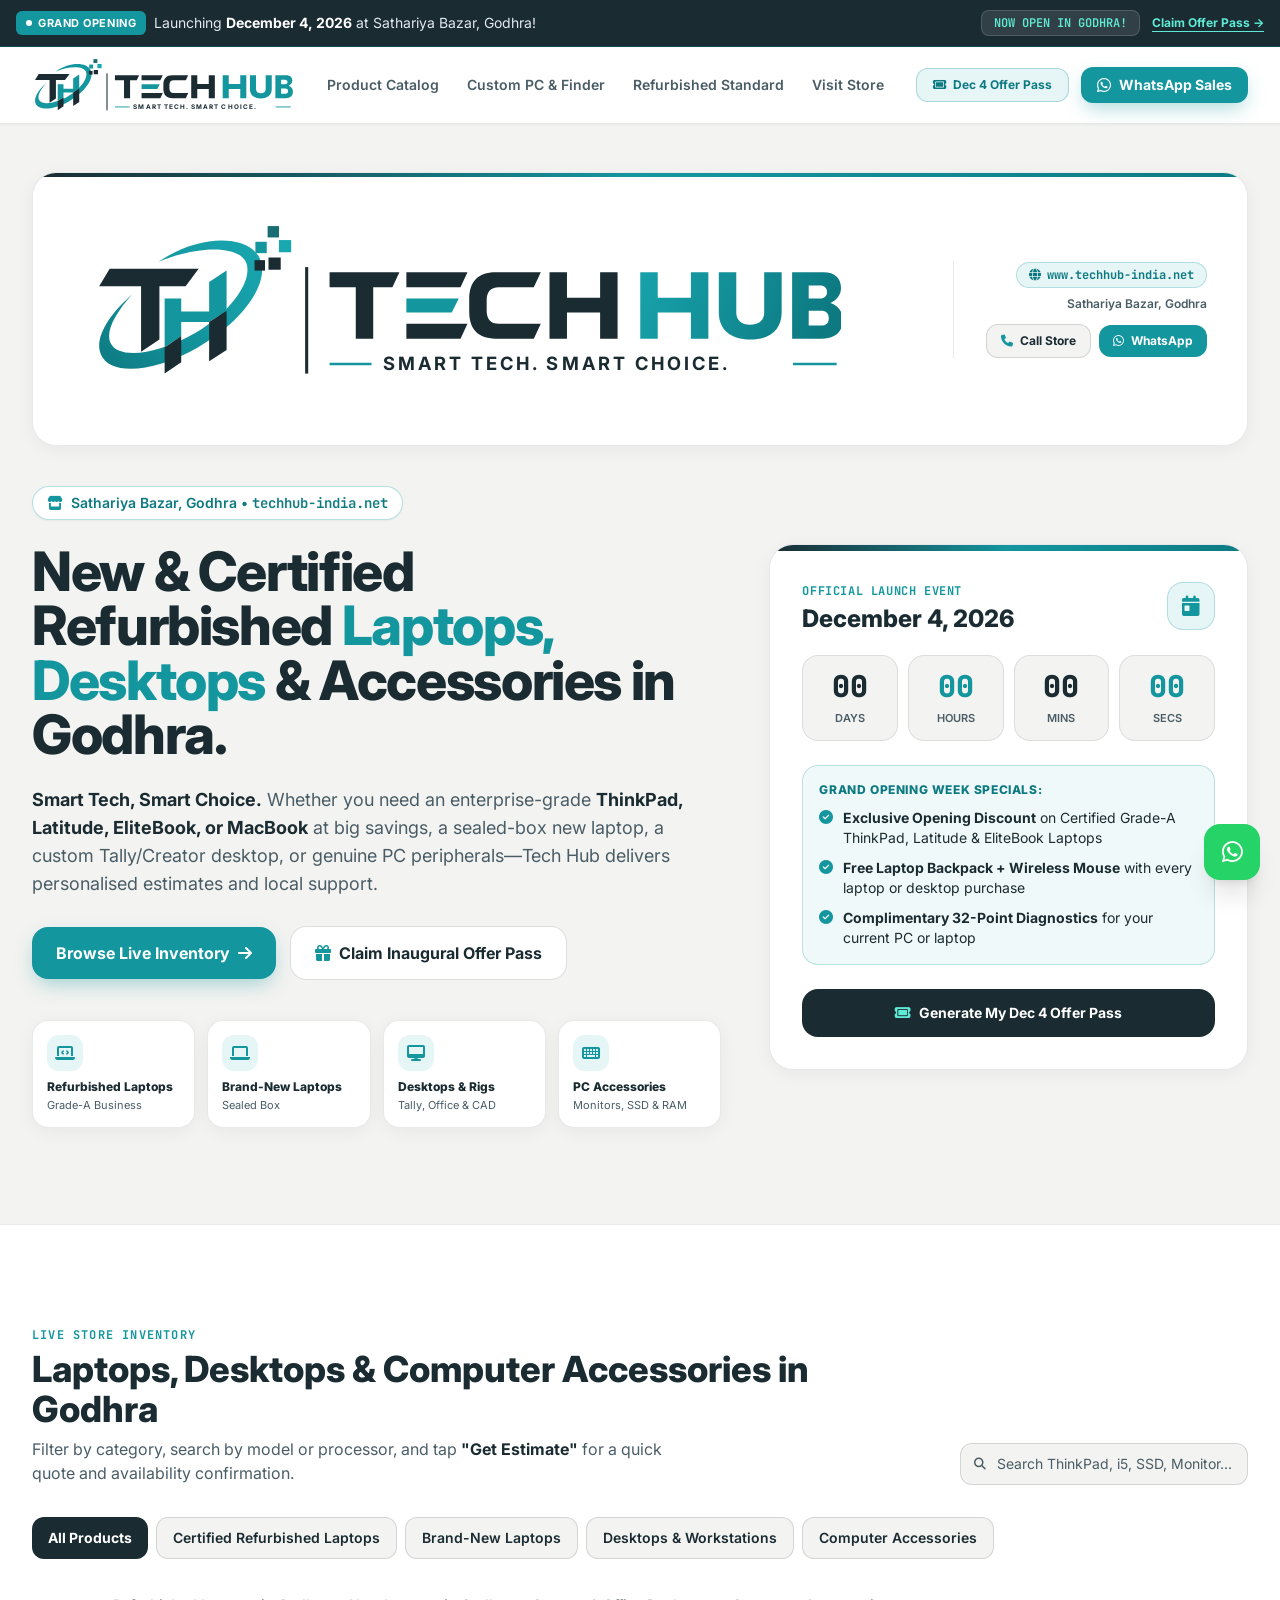
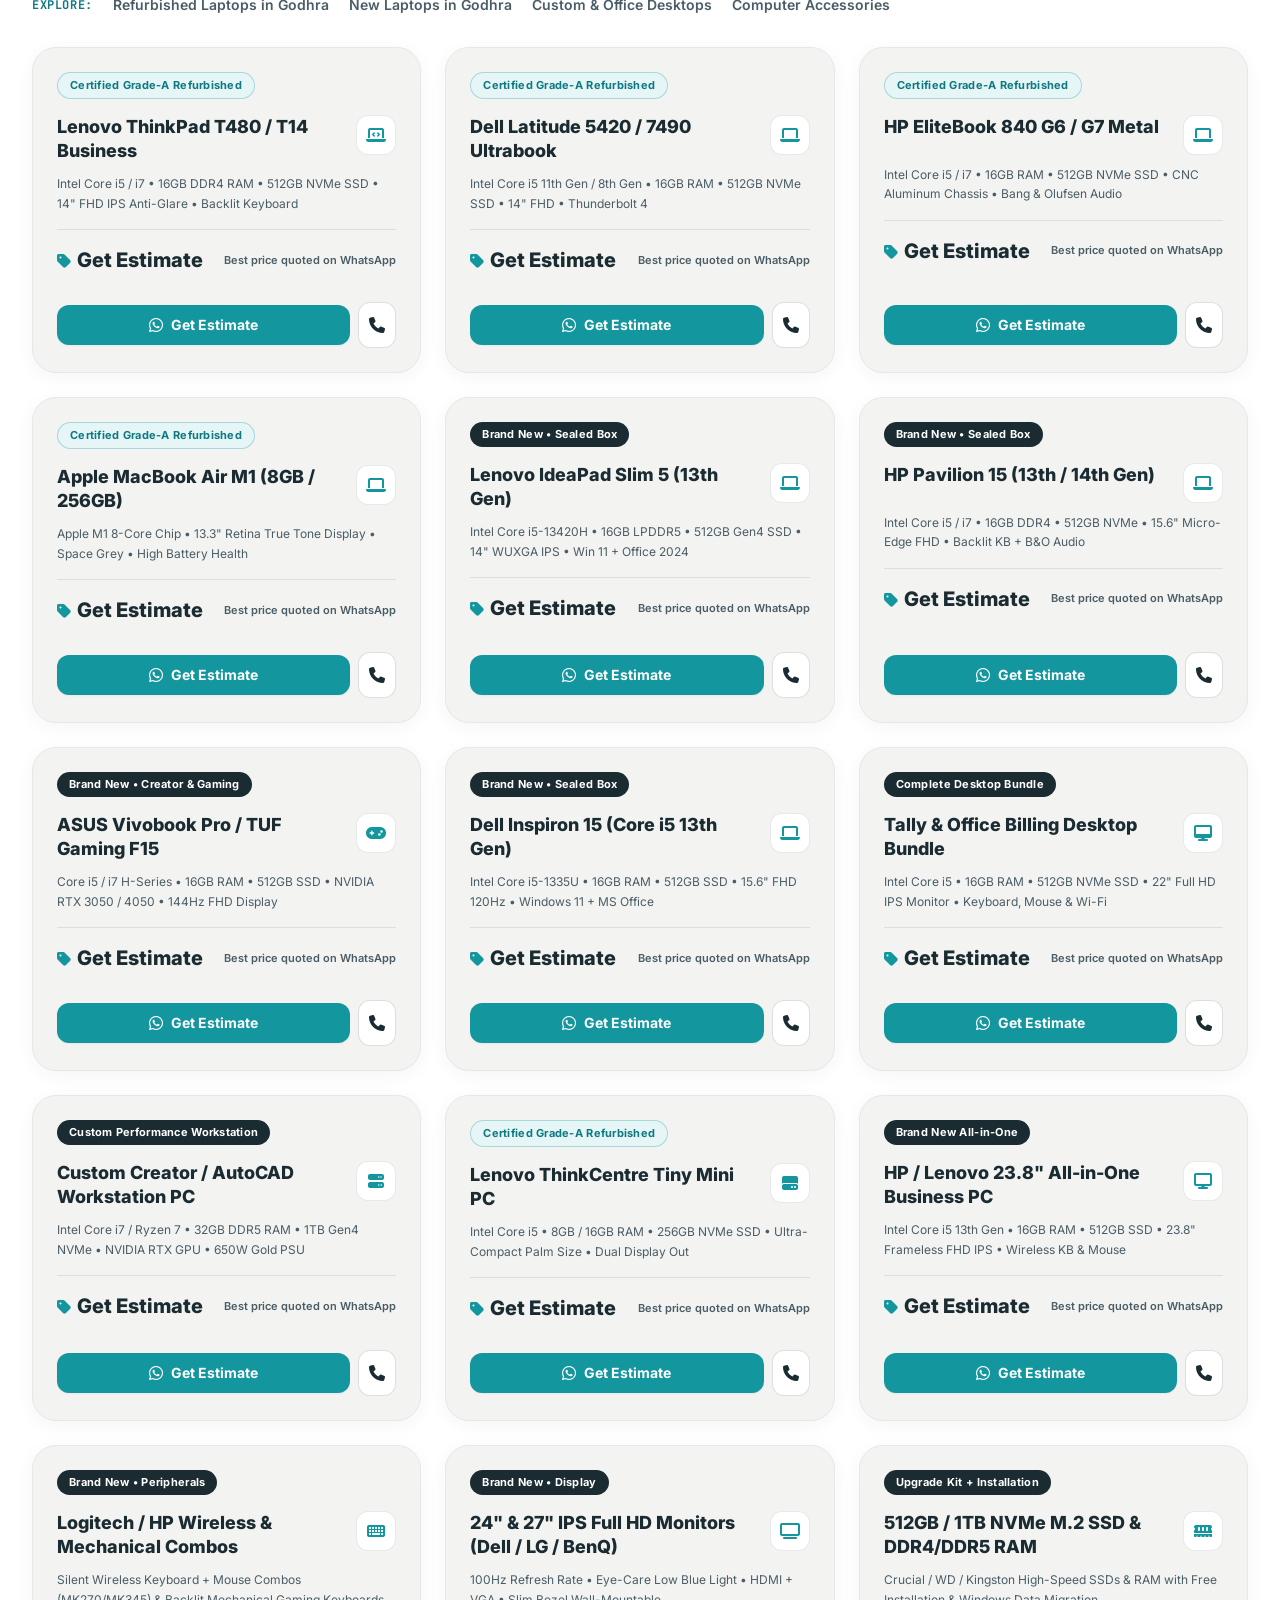
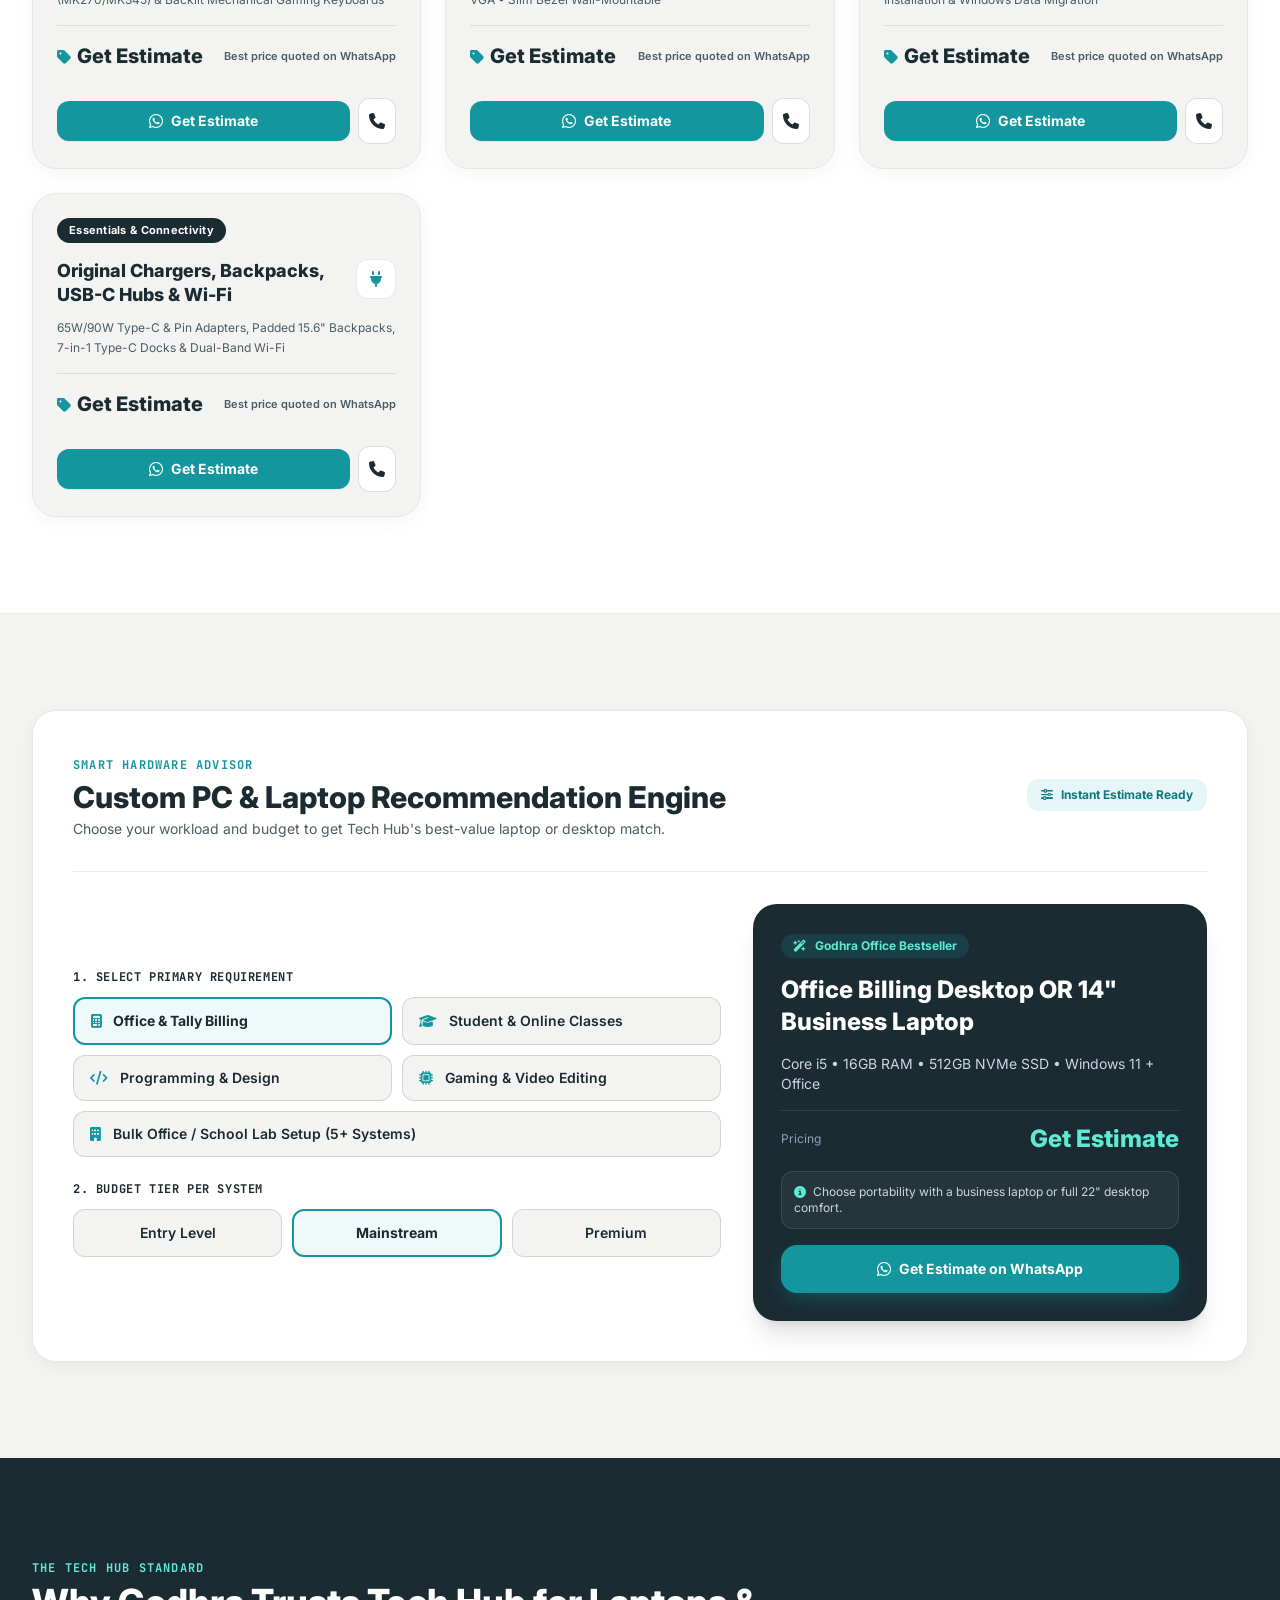
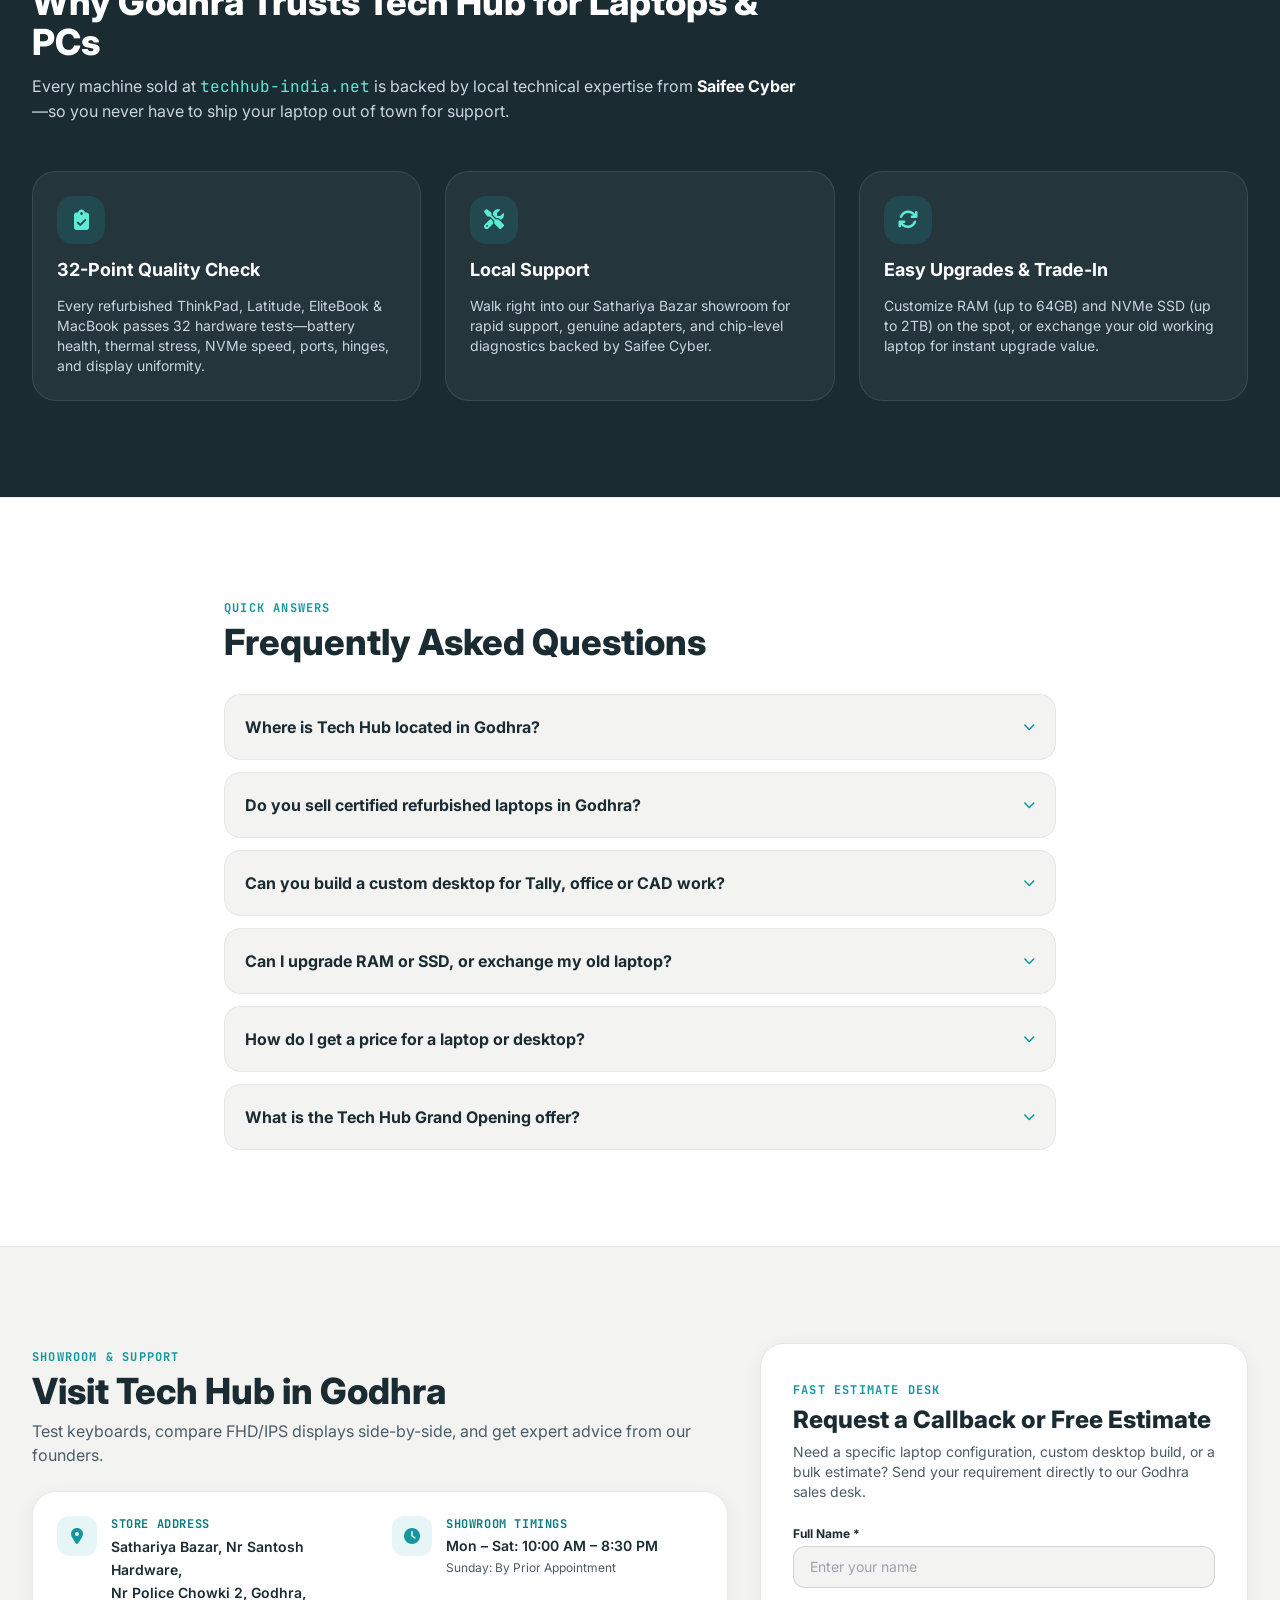
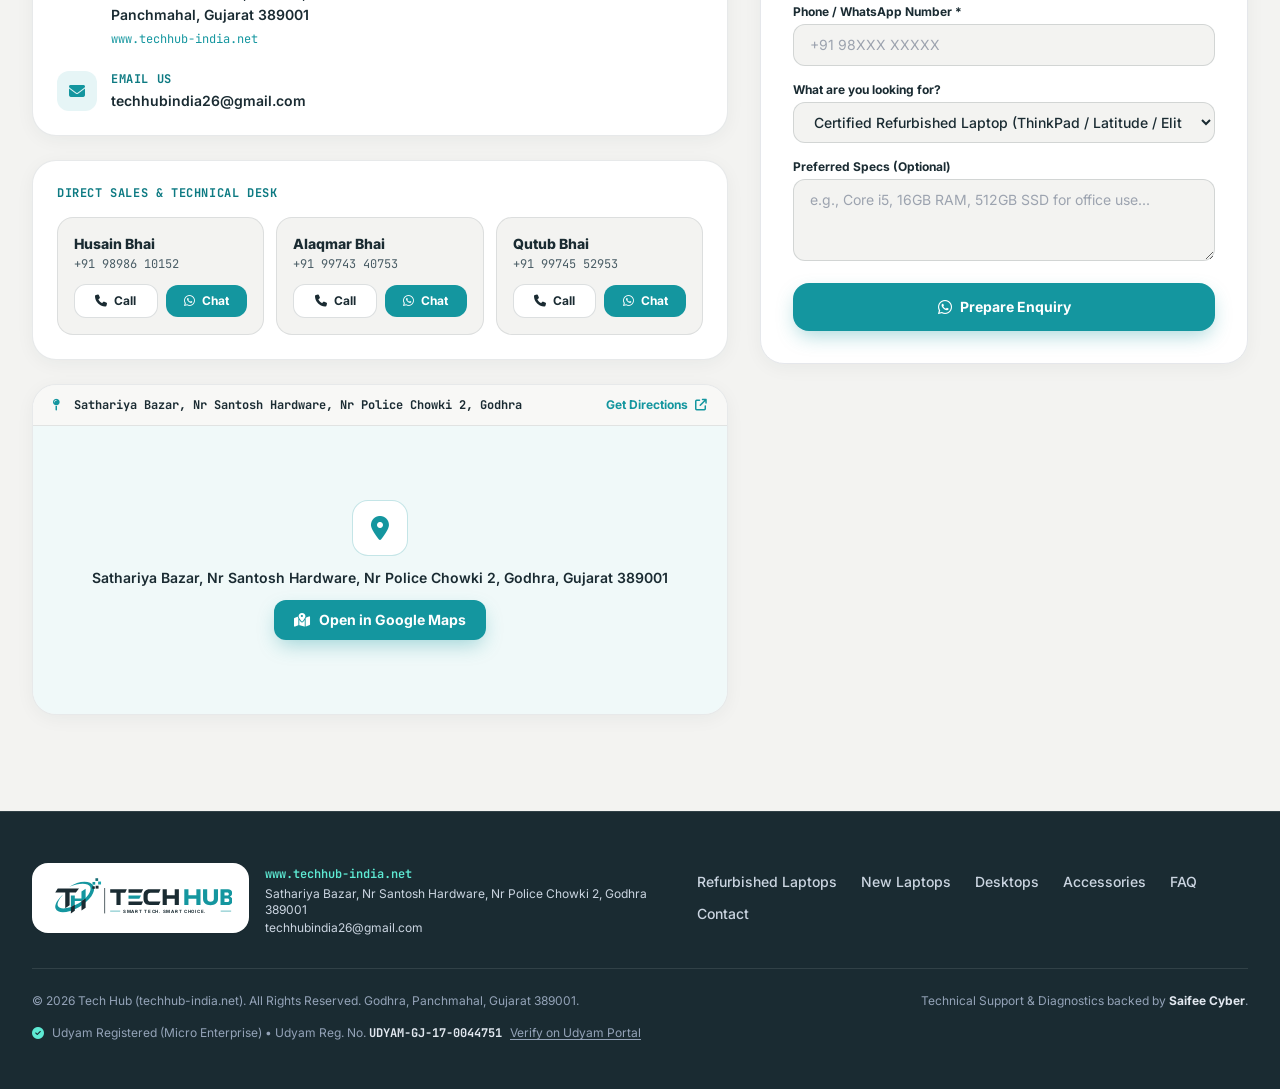
<file: index.html>
<!DOCTYPE html>
<html lang="en-IN" class="scroll-smooth">
<head>
  <meta charset="UTF-8" />
  <meta name="viewport" content="width=device-width, initial-scale=1.0, viewport-fit=cover" />
  <meta name="theme-color" content="#1A2B32" />
  <meta name="robots" content="index, follow, max-image-preview:large, max-snippet:-1" />
  <meta name="author" content="Tech Hub, Godhra" />
  <link rel="canonical" href="https://www.techhub-india.net/" />
  <link rel="alternate" hreflang="en-IN" href="https://www.techhub-india.net/" />
  <link rel="icon" type="image/svg+xml" href="data:image/svg+xml,%3Csvg%20xmlns=%27http://www.w3.org/2000/svg%27%20viewBox=%2728%2012%20226%20176%27%3E%3Cpath%20d=%27M%2098%2056%20C%20142%2025%2C%20200%2023%2C%20214%2052%20C%20226%2078%2C%20198%20122%2C%20143%20154%20C%2091%20184%2C%2042%20186%2C%2032%20162%20C%2024%20144%2C%2041%20116%2C%2068%2093%20C%2048%20115%2C%2037%20136%2C%2043%20149%20C%2052%20168%2C%2096%20163%2C%20141%20137%20C%20184%20111%2C%20207%2075%2C%20198%2056%20C%20189%2037%2C%20143%2037%2C%2098%2056%20Z%27%20fill=%27%2314969F%27/%3E%3Cpath%20d=%27M%2042%2064%20H%20144%20L%20129%2084%20H%2099%20V%20145%20L%2078%20159%20V%2084%20H%2030%20L%2042%2064%20Z%27%20fill=%27%231A2B32%27/%3E%3Cpath%20d=%27M%20105%2098%20H%20124%20V%20113%20H%20156%20V%2079%20L%20176%2066%20V%20112%20L%20156%20125%20H%20124%20V%20141%20L%20105%20154%20V%2098%20Z%27%20fill=%27%2314969F%27/%3E%3Cpath%20d=%27M%20105%20154%20L%20124%20141%20V%20171%20L%20105%20184%20V%20154%20Z%20M%20156%20125%20L%20176%20112%20V%20157%20L%20156%20170%20V%20125%20Z%27%20fill=%27%231A2B32%27/%3E%3C/svg%3E" />
  <meta name="geo.region" content="IN-GJ" />
  <meta name="geo.placename" content="Godhra, Panchmahal, Gujarat" />
  <meta property="og:type" content="website" />
  <meta property="og:site_name" content="Tech Hub" />
  <meta property="og:locale" content="en_IN" />
  <meta property="og:title" content="Tech Hub Godhra | New &amp; Refurbished Laptops, Desktops &amp; Accessories" />
  <meta property="og:description" content="Buy brand-new and certified refurbished laptops, custom Tally & office desktops and computer accessories at Tech Hub, Sathariya Bazar, Godhra. Get an instant estimate." />
  <meta property="og:url" content="https://www.techhub-india.net/" />
  <meta property="og:image" content="https://www.techhub-india.net/og-image.png" />
  <meta property="og:image:width" content="1200" />
  <meta property="og:image:height" content="630" />
  <meta property="og:image:alt" content="Tech Hub - Smart Tech. Smart Choice. Laptops, desktops and accessories in Godhra" />
  <meta name="twitter:card" content="summary_large_image" />
  <meta name="twitter:title" content="Tech Hub Godhra | New &amp; Refurbished Laptops, Desktops &amp; Accessories" />
  <meta name="twitter:description" content="Buy brand-new and certified refurbished laptops, custom Tally & office desktops and computer accessories at Tech Hub, Sathariya Bazar, Godhra. Get an instant estimate." />
  <meta name="twitter:image" content="https://www.techhub-india.net/og-image.png" />
  <link rel="stylesheet" href="/assets/site.css" />
  <link rel="stylesheet" href="/assets/fa.css" />
  <title>Tech Hub Godhra | New &amp; Refurbished Laptops, Desktops &amp; Accessories</title>
  <meta name="description" content="Buy brand-new and certified refurbished laptops, custom Tally & office desktops and computer accessories at Tech Hub, Sathariya Bazar, Godhra. Get an instant estimate." />


  <!-- Google Fonts: Inter & JetBrains Mono -->
  <link rel="preconnect" href="https://fonts.googleapis.com" />
  <link rel="preconnect" href="https://fonts.gstatic.com" crossorigin />
  <link href="https://fonts.googleapis.com/css2?family=Inter:wght@400;500;600;700;800&family=JetBrains+Mono:wght@500;700&display=swap" rel="stylesheet" />


  <script type="application/ld+json">{"@context": "https://schema.org", "@type": ["ComputerStore", "LocalBusiness"], "@id": "https://www.techhub-india.net/#store", "name": "Tech Hub", "alternateName": "Tech Hub Godhra", "url": "https://www.techhub-india.net/", "description": "Buy brand-new and certified refurbished laptops, custom Tally & office desktops and computer accessories at Tech Hub, Sathariya Bazar, Godhra. Get an instant estimate.", "slogan": "Smart Tech. Smart Choice.", "logo": "https://www.techhub-india.net/logo.png", "image": "https://www.techhub-india.net/og-image.png", "telephone": "+919974340753", "email": "techhubindia26@gmail.com", "address": {"@type": "PostalAddress", "streetAddress": "Sathariya Bazar, Nr Santosh Hardware, Nr Police Chowki 2", "addressLocality": "Godhra", "addressRegion": "Gujarat", "postalCode": "389001", "addressCountry": "IN"}, "areaServed": [{"@type": "City", "name": "Godhra"}, {"@type": "AdministrativeArea", "name": "Panchmahal"}], "openingHoursSpecification": [{"@type": "OpeningHoursSpecification", "dayOfWeek": ["Monday", "Tuesday", "Wednesday", "Thursday", "Friday", "Saturday"], "opens": "10:00", "closes": "20:30"}], "contactPoint": [{"@type": "ContactPoint", "contactType": "sales", "telephone": "+919974340753", "areaServed": "IN", "availableLanguage": ["en", "hi", "gu"]}], "hasOfferCatalog": {"@type": "OfferCatalog", "name": "Tech Hub Products", "itemListElement": [{"@type": "OfferCatalog", "name": "Certified Refurbished Laptops"}, {"@type": "OfferCatalog", "name": "Brand-New Laptops"}, {"@type": "OfferCatalog", "name": "Desktops & Workstations"}, {"@type": "OfferCatalog", "name": "Computer Accessories"}]}, "legalName": "TECHHUB", "identifier": {"@type": "PropertyValue", "propertyID": "Udyam Registration Number", "value": "UDYAM-GJ-17-0044751"}}</script>
  <script type="application/ld+json">{"@context": "https://schema.org", "@type": "WebSite", "name": "Tech Hub", "url": "https://www.techhub-india.net/", "inLanguage": "en-IN"}</script>
  <script type="application/ld+json">{"@context": "https://schema.org", "@type": "Event", "name": "Tech Hub Grand Opening - Godhra", "startDate": "2026-12-04T10:00:00+05:30", "endDate": "2026-12-07T20:30:00+05:30", "eventStatus": "https://schema.org/EventScheduled", "eventAttendanceMode": "https://schema.org/OfflineEventAttendanceMode", "location": {"@type": "Place", "name": "Tech Hub", "address": {"@type": "PostalAddress", "streetAddress": "Sathariya Bazar, Nr Santosh Hardware, Nr Police Chowki 2", "addressLocality": "Godhra", "addressRegion": "Gujarat", "postalCode": "389001", "addressCountry": "IN"}}, "organizer": {"@type": "Organization", "name": "Tech Hub", "url": "https://www.techhub-india.net/"}, "description": "Grand opening of Tech Hub, Sathariya Bazar, Godhra. Claim a QR offer pass: Flat Rs. 500 off on a minimum purchase of Rs. 5,000. Valid December 4 to December 7, 2026. Terms apply.", "image": "https://www.techhub-india.net/og-image.png"}</script>
  <script type="application/ld+json">{"@context": "https://schema.org", "@type": "FAQPage", "mainEntity": [{"@type": "Question", "name": "Where is Tech Hub located in Godhra?", "acceptedAnswer": {"@type": "Answer", "text": "Tech Hub is at Sathariya Bazar, Nr Santosh Hardware, Nr Police Chowki 2, Godhra, Panchmahal, Gujarat 389001. We are open Monday to Saturday, 10:00 AM to 8:30 PM, and on Sundays by prior appointment."}}, {"@type": "Question", "name": "Do you sell certified refurbished laptops in Godhra?", "acceptedAnswer": {"@type": "Answer", "text": "Yes. We sell Grade-A certified refurbished business laptops, including Lenovo ThinkPad, Dell Latitude, HP EliteBook and Apple MacBook. Every refurbished laptop passes a 32-point quality check covering battery health, thermal stress, SSD speed, ports, hinges and display."}}, {"@type": "Question", "name": "Can you build a custom desktop for Tally, office or CAD work?", "acceptedAnswer": {"@type": "Answer", "text": "Yes. We build custom and office desktops in Godhra, including Tally and billing PCs, AutoCAD and creator workstations, and compact mini PCs. We also handle bulk orders of 5 or more systems for schools, labs and offices."}}, {"@type": "Question", "name": "Can I upgrade RAM or SSD, or exchange my old laptop?", "acceptedAnswer": {"@type": "Answer", "text": "Yes. We can upgrade RAM (up to 64GB) and NVMe SSD (up to 2TB) on the spot, and you can exchange your old working laptop for upgrade value."}}, {"@type": "Question", "name": "How do I get a price for a laptop or desktop?", "acceptedAnswer": {"@type": "Answer", "text": "Tap Get Estimate on any product, use the Request a Callback form, or call +91 99743 40753. Our team shares an estimate on WhatsApp."}}, {"@type": "Question", "name": "What is the Tech Hub Grand Opening offer?", "acceptedAnswer": {"@type": "Answer", "text": "Tech Hub opens on December 4, 2026 at Sathariya Bazar, Godhra. Claim a QR offer pass on our website for Flat Rs. 500 off on a minimum purchase of Rs. 5,000 or more, valid December 4 to December 7, 2026. Terms apply."}}]}</script>
</head>
<body class="bg-canvas text-slateink font-sans antialiased selection:bg-tealbrand selection:text-white overflow-x-hidden">

  <!-- Top Grand Opening Announcement Ribbon -->
  <div class="bg-slateink text-white text-xs sm:text-sm py-2.5 px-4 border-b border-tealbrand/30 relative z-50">
    <div class="max-w-7xl mx-auto flex flex-col sm:flex-row items-center justify-between gap-2 text-center">
      <div class="flex items-center gap-2 text-center sm:text-left">
        <span class="inline-flex items-center gap-1.5 px-2.5 py-0.5 rounded-md bg-tealbrand text-white font-bold text-[11px] uppercase tracking-wider">
          <span class="w-1.5 h-1.5 rounded-full bg-white animate-ping"></span> Grand Opening
        </span>
        <span class="text-slate-200">
          Launching <strong class="text-white">December 4, 2026</strong> at Sathariya Bazar, Godhra!
        </span>
      </div>
      <div class="flex flex-wrap items-center justify-center gap-x-3 gap-y-1.5">
        <div id="top-countdown" class="font-mono text-xs bg-white/10 border border-white/15 px-3 py-1 rounded-lg text-teal-300 font-semibold">
          Loading timer...
        </div>
        <button onclick="openRsvpModal()" class="text-xs font-bold text-teal-300 hover:text-white underline underline-offset-4 transition cursor-pointer whitespace-nowrap">
          Claim Offer Pass &rarr;
        </button>
      </div>
    </div>
  </div>

  <!-- Sticky Light-Theme Navigation Header -->
  <header class="sticky top-0 z-40 bg-surface/95 backdrop-blur-md border-b border-slateink/10 shadow-sm">
    <div class="max-w-7xl mx-auto px-4 sm:px-6 lg:px-8">
      <div class="flex items-center justify-between py-2.5">
        <!-- Full Horizontal Brand Lockup matching Uploaded Banner -->
        <a href="#home" class="flex items-center gap-3 group" aria-label="Tech Hub Home">
          <div class="h-10 sm:h-12 lg:h-14 w-auto flex items-center">
            <svg viewBox="20 8 872 185" class="h-full w-auto" fill="none" xmlns="http://www.w3.org/2000/svg" role="img" aria-label="Tech Hub Smart Tech Smart Choice">
              <path d="M 98 56 C 142 25, 200 23, 214 52 C 226 78, 198 122, 143 154 C 91 184, 42 186, 32 162 C 24 144, 41 116, 68 93 C 48 115, 37 136, 43 149 C 52 168, 96 163, 141 137 C 184 111, 207 75, 198 56 C 189 37, 143 37, 98 56 Z" fill="#14969F"/>
              <path d="M 42 64 H 144 L 129 84 H 99 V 145 L 78 159 V 84 H 30 L 42 64 Z" fill="#1A2B32"/>
              <path d="M 105 98 H 124 V 113 H 156 V 79 L 176 66 V 112 L 156 125 H 124 V 141 L 105 154 V 98 Z" fill="#14969F"/>
              <path d="M 105 154 L 124 141 V 171 L 105 184 V 154 Z" fill="#1A2B32"/>
              <path d="M 156 125 L 176 112 V 157 L 156 170 V 125 Z" fill="#1A2B32"/>
              <rect x="223" y="15" width="13" height="13" fill="#186D75"/>
              <rect x="209" y="33" width="13" height="13" fill="#14969F"/>
              <rect x="236" y="31" width="14" height="14" fill="#19A7B0"/>
              <rect x="208" y="54" width="12" height="12" fill="#1A2B32"/>
              <rect x="224" y="51" width="14" height="14" fill="#1A2B32"/>
              <rect x="266" y="62" width="3.5" height="122" fill="#1A2B32"/>
              <path d="M 294 68 H 374 L 366 85 H 344 V 144 H 324 V 85 H 294 V 68 Z" fill="#1A2B32"/>
              <path d="M 382 68 H 452 L 444 85 H 382 V 68 Z" fill="#1A2B32"/>
              <path d="M 382 98 H 442 L 434 114 H 382 V 98 Z" fill="#14969F"/>
              <path d="M 382 127 H 452 L 444 144 H 382 V 127 Z" fill="#1A2B32"/>
              <path d="M 484 68 H 536 L 528 85 H 488 C 478 85 474 91 474 100 V 112 C 474 121 478 127 488 127 H 536 L 528 144 H 484 C 464 144 454 133 454 113 V 99 C 454 79 464 68 484 68 Z" fill="#1A2B32"/>
              <path d="M 546 68 H 566 V 97 H 604 V 68 H 624 V 144 H 604 V 114 H 566 V 144 H 546 V 68 Z" fill="#1A2B32"/>
              <path d="M 650 68 H 670 V 97 H 708 V 68 H 728 V 144 H 708 V 114 H 670 V 144 H 650 V 68 Z" fill="#14969F"/>
              <path d="M 740 68 H 760 V 114 C 760 123 766 128 776 128 C 786 128 792 123 792 114 V 68 H 812 V 114 C 812 134 798 145 776 145 C 754 145 740 134 740 114 V 68 Z" fill="#14969F"/>
              <path d="M 824 68 H 860 C 873 68 880 75 880 86 C 880 94 875 100 868 103 C 877 106 882 113 882 123 C 882 136 873 144 858 144 H 824 V 68 Z M 843 83 V 98 H 856 C 861 98 864 95 864 90.5 C 864 86 861 83 856 83 H 843 Z M 843 112 V 129 H 857 C 863 129 866 126 866 120.5 C 866 115 863 112 857 112 H 843 Z" fill="#14969F"/>
              <line x1="294" y1="173" x2="342" y2="173" stroke="#14969F" stroke-width="3"/>
              <text x="355" y="180" fill="#1A2B32" font-family="Inter, sans-serif" font-weight="700" font-size="21" letter-spacing="3.5">SMART TECH. SMART CHOICE.</text>
              <line x1="825" y1="173" x2="875" y2="173" stroke="#14969F" stroke-width="3"/>
            </svg>
          </div>
        </a>

        <!-- Desktop Navigation Links -->
        <nav class="hidden xl:flex items-center gap-7 text-sm font-semibold text-slatemuted whitespace-nowrap">
          <a href="#catalog" class="hover:text-tealbrand transition">Product Catalog</a>
          <a href="#estimator" class="hover:text-tealbrand transition">Custom PC &amp; Finder</a>
          <a href="#assurance" class="hover:text-tealbrand transition">Refurbished Standard</a>
          <a href="#location" class="hover:text-tealbrand transition">Visit Store</a>
        </nav>

        <!-- Header Action Buttons -->
        <div class="hidden sm:flex items-center gap-3">
          <button onclick="openRsvpModal()" class="whitespace-nowrap px-4 py-2 rounded-xl text-xs font-bold bg-teallight hover:bg-tealbrand/20 text-tealdark border border-tealbrand/30 transition cursor-pointer">
            <i class="fa-solid fa-ticket mr-1.5"></i>Dec 4 Offer Pass
          </button>
          <a href="https://wa.me/919974340753?text=Hello%20Tech%20Hub%20Godhra%20(techhub-india.net)!%20I%20want%20to%20enquire%20about%20laptops%2C%20desktops%2C%20or%20accessories." target="_blank" rel="noopener noreferrer" class="whitespace-nowrap px-4 py-2 rounded-xl text-xs sm:text-sm font-bold bg-tealbrand hover:bg-tealdark text-white shadow-teal-btn transition flex items-center gap-2">
            <i class="fa-brands fa-whatsapp text-base"></i> WhatsApp Sales
          </a>
        </div>

        <!-- Mobile Menu Toggle -->
        <button id="mobile-menu-btn" aria-label="Toggle Menu" class="xl:hidden p-2.5 rounded-xl bg-canvas border border-slateink/15 text-slateink hover:text-tealbrand">
          <i class="fa-solid fa-bars text-lg"></i>
        </button>
      </div>
    </div>

    <!-- Mobile Dropdown Navigation -->
    <div id="mobile-menu" class="hidden xl:hidden bg-surface border-t border-slateink/10 px-4 pt-3 pb-5 space-y-2 shadow-lg">
      <a href="#catalog" class="mobile-link block px-3.5 py-2.5 rounded-xl text-slateink hover:bg-teallight hover:text-tealdark font-semibold">Product Catalog</a>
      <a href="#estimator" class="mobile-link block px-3.5 py-2.5 rounded-xl text-slateink hover:bg-teallight hover:text-tealdark font-semibold">Custom PC &amp; Device Finder</a>
      <a href="#assurance" class="mobile-link block px-3.5 py-2.5 rounded-xl text-slateink hover:bg-teallight hover:text-tealdark font-semibold">32-Point Refurbished Standard</a>
      <a href="#location" class="mobile-link block px-3.5 py-2.5 rounded-xl text-slateink hover:bg-teallight hover:text-tealdark font-semibold">Godhra Store Location &amp; Contacts</a>
      <div class="pt-3 grid grid-cols-2 gap-2.5">
        <button onclick="openRsvpModal()" class="w-full py-2.5 rounded-xl text-xs font-bold bg-teallight text-tealdark border border-tealbrand/30">
          Claim Offer Pass
        </button>
        <a href="https://wa.me/919974340753?text=Hello%20Tech%20Hub%20Godhra!" target="_blank" rel="noopener noreferrer" class="w-full py-2.5 rounded-xl text-xs font-bold bg-tealbrand text-white text-center">
          <i class="fa-brands fa-whatsapp mr-1"></i> WhatsApp
        </a>
      </div>
    </div>
  </header>

  <main id="main">

  <!-- Hero Section & Full Brand Banner Showcase -->
  <section id="home" class="relative pt-6 pb-12 sm:pt-8 sm:pb-16 lg:pt-12 lg:pb-24 overflow-hidden">
    <div class="max-w-7xl mx-auto px-4 sm:px-6 lg:px-8">

      <!-- Prominent Full Horizontal Brand Banner Card (Exact match to uploaded WhatsApp banner) -->
      <div class="bg-surface border border-slateink/10 rounded-3xl p-4 sm:p-8 lg:p-10 mb-8 sm:mb-10 shadow-card relative overflow-hidden">
        <!-- Subtle top & bottom brand hairline accents -->
        <div class="absolute top-0 inset-x-0 h-1 bg-gradient-to-r from-slateink via-tealbrand to-tealdark"></div>

        <div class="flex flex-col lg:flex-row items-center justify-between gap-6">
          <!-- High-Precision Vector Recreation of the Uploaded Full Horizontal Banner -->
          <div class="w-full max-w-3xl mx-auto lg:mx-0">
            <svg viewBox="0 0 880 220" class="w-full h-auto" fill="none" xmlns="http://www.w3.org/2000/svg" role="img" aria-label="Tech Hub - Smart Tech. Smart Choice. Official Banner">
              <defs>
                <linearGradient id="heroSwooshGrad" x1="30" y1="175" x2="215" y2="30" gradientUnits="userSpaceOnUse">
                  <stop offset="0%" stop-color="#0D7A82"/>
                  <stop offset="50%" stop-color="#14969F"/>
                  <stop offset="100%" stop-color="#19A7B0"/>
                </linearGradient>
                <linearGradient id="heroHubGrad" x1="620" y1="60" x2="850" y2="150" gradientUnits="userSpaceOnUse">
                  <stop offset="0%" stop-color="#19A7B0"/>
                  <stop offset="100%" stop-color="#0D7A82"/>
                </linearGradient>
              </defs>

              <!-- Left TH Orbital Swoosh -->
              <path d="M 98 56 C 142 25, 200 23, 214 52 C 226 78, 198 122, 143 154 C 91 184, 42 186, 32 162 C 24 144, 41 116, 68 93 C 48 115, 37 136, 43 149 C 52 168, 96 163, 141 137 C 184 111, 207 75, 198 56 C 189 37, 143 37, 98 56 Z" fill="url(#heroSwooshGrad)"/>

              <!-- Letter T (Deep Charcoal Slate #1A2B32) -->
              <path d="M 42 64 H 144 L 129 84 H 99 V 145 L 78 159 V 84 H 30 L 42 64 Z" fill="#1A2B32"/>

              <!-- Letter H Upper & Crossbar (Teal #14969F) -->
              <path d="M 105 98 H 124 V 113 H 156 V 79 L 176 66 V 112 L 156 125 H 124 V 141 L 105 154 V 98 Z" fill="#14969F"/>

              <!-- Letter H Lower Legs (Deep Charcoal Slate #1A2B32) -->
              <path d="M 105 154 L 124 141 V 171 L 105 184 V 154 Z" fill="#1A2B32"/>
              <path d="M 156 125 L 176 112 V 157 L 156 170 V 125 Z" fill="#1A2B32"/>

              <!-- Floating Pixel Squares Cluster -->
              <rect x="223" y="15" width="13" height="13" fill="#186D75"/>
              <rect x="209" y="33" width="13" height="13" fill="#14969F"/>
              <rect x="236" y="31" width="14" height="14" fill="#19A7B0"/>
              <rect x="208" y="54" width="12" height="12" fill="#1A2B32"/>
              <rect x="224" y="51" width="14" height="14" fill="#1A2B32"/>

              <!-- Vertical Divider Line -->
              <rect x="266" y="62" width="3.5" height="122" fill="#1A2B32"/>

              <!-- Bold Geometric "TECH" -->
              <!-- T -->
              <path d="M 294 68 H 374 L 366 85 H 344 V 144 H 324 V 85 H 294 V 68 Z" fill="#1A2B32"/>
              <!-- E (Top & Bottom Slate #1A2B32, Middle Bar Teal #14969F) -->
              <path d="M 382 68 H 452 L 444 85 H 382 V 68 Z" fill="#1A2B32"/>
              <path d="M 382 98 H 442 L 434 114 H 382 V 98 Z" fill="#14969F"/>
              <path d="M 382 127 H 452 L 444 144 H 382 V 127 Z" fill="#1A2B32"/>
              <!-- C -->
              <path d="M 484 68 H 536 L 528 85 H 488 C 478 85 474 91 474 100 V 112 C 474 121 478 127 488 127 H 536 L 528 144 H 484 C 464 144 454 133 454 113 V 99 C 454 79 464 68 484 68 Z" fill="#1A2B32"/>
              <!-- H -->
              <path d="M 546 68 H 566 V 97 H 604 V 68 H 624 V 144 H 604 V 114 H 566 V 144 H 546 V 68 Z" fill="#1A2B32"/>

              <!-- Bold Geometric "HUB" (Vibrant Teal Gradient) -->
              <!-- H -->
              <path d="M 650 68 H 670 V 97 H 708 V 68 H 728 V 144 H 708 V 114 H 670 V 144 H 650 V 68 Z" fill="url(#heroHubGrad)"/>
              <!-- U -->
              <path d="M 740 68 H 760 V 114 C 760 123 766 128 776 128 C 786 128 792 123 792 114 V 68 H 812 V 114 C 812 134 798 145 776 145 C 754 145 740 134 740 114 V 68 Z" fill="url(#heroHubGrad)"/>
              <!-- B -->
              <path d="M 824 68 H 860 C 873 68 880 75 880 86 C 880 94 875 100 868 103 C 877 106 882 113 882 123 C 882 136 873 144 858 144 H 824 V 68 Z M 843 83 V 98 H 856 C 861 98 864 95 864 90.5 C 864 86 861 83 856 83 H 843 Z M 843 112 V 129 H 857 C 863 129 866 126 866 120.5 C 866 115 863 112 857 112 H 843 Z" fill="url(#heroHubGrad)"/>

              <!-- Tagline Bar: — SMART TECH. SMART CHOICE. — -->
              <line x1="294" y1="173" x2="342" y2="173" stroke="#14969F" stroke-width="3"/>
              <text x="355" y="180" fill="#1A2B32" font-family="Inter, sans-serif" font-weight="700" font-size="21" letter-spacing="3.5">SMART TECH. SMART CHOICE.</text>
              <line x1="825" y1="173" x2="875" y2="173" stroke="#14969F" stroke-width="3"/>
            </svg>
          </div>

          <!-- Right Quick Store Domain & Location Pill -->
          <div class="w-full lg:w-auto flex flex-col sm:flex-row lg:flex-col items-center lg:items-end justify-between gap-3 pt-4 lg:pt-0 border-t lg:border-t-0 lg:border-l border-slateink/10 lg:pl-8 shrink-0">
            <div class="text-center lg:text-right">
              <span class="inline-flex items-center gap-1.5 px-3 py-1 rounded-full bg-teallight text-tealdark font-mono font-bold text-xs border border-tealbrand/25">
                <i class="fa-solid fa-globe"></i> www.techhub-india.net
              </span>
              <p class="text-xs font-semibold text-slatemuted mt-2">Sathariya Bazar, Godhra</p>
            </div>
            <div class="flex items-center gap-2">
              <a href="tel:+919974340753" class="px-3.5 py-2 rounded-xl bg-canvas hover:bg-slateink hover:text-white border border-slateink/15 text-slateink text-xs font-bold transition">
                <i class="fa-solid fa-phone mr-1 text-tealbrand"></i> Call Store
              </a>
              <a href="https://wa.me/919974340753?text=Hello%20Tech%20Hub%20Godhra%20(techhub-india.net)!%20I%20saw%20your%20official%20banner%20and%20want%20to%20enquire." target="_blank" rel="noopener noreferrer" class="px-3.5 py-2 rounded-xl bg-tealbrand hover:bg-tealdark text-white text-xs font-bold transition">
                <i class="fa-brands fa-whatsapp mr-1"></i> WhatsApp
              </a>
            </div>
          </div>
        </div>
      </div>

      <div class="grid lg:grid-cols-12 gap-10 lg:gap-12 items-center">
        <!-- Left Value Proposition -->
        <div class="lg:col-span-7 space-y-6">
          <div class="inline-flex flex-wrap items-center gap-2 px-3.5 py-1.5 rounded-full bg-surface border border-tealbrand/30 shadow-sm text-xs sm:text-sm font-semibold text-tealdark">
            <i class="fa-solid fa-store text-tealbrand"></i>
            <span>Sathariya Bazar, Godhra • <span class="font-mono">techhub-india.net</span></span>
          </div>

          <h1 class="text-3xl sm:text-4xl lg:text-5xl xl:text-[3.4rem] font-extrabold tracking-tight text-slateink leading-[1.12]">
            New &amp; Certified Refurbished <span class="text-tealbrand">Laptops, Desktops</span> &amp; Accessories in Godhra.
          </h1>

          <p class="text-base sm:text-lg text-slatemuted max-w-2xl leading-relaxed">
            <strong class="text-slateink">Smart Tech, Smart Choice.</strong> Whether you need an enterprise-grade <strong class="text-slateink">ThinkPad, Latitude, EliteBook, or MacBook</strong> at big savings, a sealed-box new laptop, a custom Tally/Creator desktop, or genuine PC peripherals—Tech Hub delivers personalised estimates and local support.
          </p>

          <!-- Primary CTA Buttons -->
          <div class="flex flex-col sm:flex-row items-stretch sm:items-center gap-3.5 pt-1">
            <a href="#catalog" class="px-6 py-3.5 rounded-2xl bg-tealbrand hover:bg-tealdark text-white font-bold text-base text-center shadow-teal-btn transition flex items-center justify-center gap-2">
              Browse Live Inventory <i class="fa-solid fa-arrow-right"></i>
            </a>
            <button onclick="openRsvpModal()" class="px-6 py-3.5 rounded-2xl bg-surface hover:bg-teallight/60 text-slateink font-bold text-base border border-slateink/15 hover:border-tealbrand transition flex items-center justify-center gap-2 cursor-pointer">
              <i class="fa-solid fa-gift text-tealbrand"></i> Claim Inaugural Offer Pass
            </button>
          </div>

          <!-- 4 Core Product Pillars Quick Strip -->
          <div class="grid grid-cols-2 sm:grid-cols-4 gap-3 pt-4">
            <button onclick="quickFilter('refurbished')" class="bg-surface hover:border-tealbrand border border-slateink/10 rounded-2xl p-3.5 text-left shadow-card transition group cursor-pointer">
              <div class="w-9 h-9 rounded-xl bg-teallight text-tealbrand flex items-center justify-center mb-2 group-hover:bg-tealbrand group-hover:text-white transition">
                <i class="fa-solid fa-laptop-code"></i>
              </div>
              <p class="text-xs font-extrabold text-slateink">Refurbished Laptops</p>
              <p class="text-[11px] text-slatemuted mt-0.5">Grade-A Business</p>
            </button>

            <button onclick="quickFilter('new-laptops')" class="bg-surface hover:border-tealbrand border border-slateink/10 rounded-2xl p-3.5 text-left shadow-card transition group cursor-pointer">
              <div class="w-9 h-9 rounded-xl bg-teallight text-tealbrand flex items-center justify-center mb-2 group-hover:bg-tealbrand group-hover:text-white transition">
                <i class="fa-solid fa-laptop"></i>
              </div>
              <p class="text-xs font-extrabold text-slateink">Brand-New Laptops</p>
              <p class="text-[11px] text-slatemuted mt-0.5">Sealed Box</p>
            </button>

            <button onclick="quickFilter('desktops')" class="bg-surface hover:border-tealbrand border border-slateink/10 rounded-2xl p-3.5 text-left shadow-card transition group cursor-pointer">
              <div class="w-9 h-9 rounded-xl bg-teallight text-tealbrand flex items-center justify-center mb-2 group-hover:bg-tealbrand group-hover:text-white transition">
                <i class="fa-solid fa-desktop"></i>
              </div>
              <p class="text-xs font-extrabold text-slateink">Desktops &amp; Rigs</p>
              <p class="text-[11px] text-slatemuted mt-0.5">Tally, Office &amp; CAD</p>
            </button>

            <button onclick="quickFilter('accessories')" class="bg-surface hover:border-tealbrand border border-slateink/10 rounded-2xl p-3.5 text-left shadow-card transition group cursor-pointer">
              <div class="w-9 h-9 rounded-xl bg-teallight text-tealbrand flex items-center justify-center mb-2 group-hover:bg-tealbrand group-hover:text-white transition">
                <i class="fa-solid fa-keyboard"></i>
              </div>
              <p class="text-xs font-extrabold text-slateink">PC Accessories</p>
              <p class="text-[11px] text-slatemuted mt-0.5">Monitors, SSD &amp; RAM</p>
            </button>
          </div>
        </div>

        <!-- Right Card: Grand Opening Countdown & Inaugural Offers -->
        <div class="lg:col-span-5">
          <div class="bg-surface border border-slateink/12 rounded-3xl p-6 sm:p-8 shadow-card relative overflow-hidden">
            <!-- Top Accent Bar -->
            <div class="absolute top-0 inset-x-0 h-1.5 bg-gradient-to-r from-slateink via-tealbrand to-tealdark"></div>

            <div class="flex items-center justify-between mb-5">
              <div>
                <span class="text-xs font-mono font-bold uppercase tracking-wider text-tealbrand">Official Launch Event</span>
                <h2 class="text-2xl font-extrabold text-slateink mt-0.5">December 4, 2026</h2>
              </div>
              <div class="w-12 h-12 rounded-2xl bg-teallight border border-tealbrand/25 flex items-center justify-center text-tealbrand">
                <i class="fa-solid fa-calendar-day text-xl"></i>
              </div>
            </div>

            <!-- Live 4-Box Countdown -->
            <div class="grid grid-cols-4 gap-1.5 sm:gap-2.5 mb-6">
              <div class="bg-canvas border border-slateink/10 rounded-2xl p-2 sm:p-3 text-center">
                <span id="cd-days" class="block font-mono text-xl sm:text-3xl font-extrabold text-slateink">11</span>
                <span class="text-[11px] font-semibold uppercase text-slatemuted">Days</span>
              </div>
              <div class="bg-canvas border border-slateink/10 rounded-2xl p-2 sm:p-3 text-center">
                <span id="cd-hours" class="block font-mono text-xl sm:text-3xl font-extrabold text-tealbrand">00</span>
                <span class="text-[11px] font-semibold uppercase text-slatemuted">Hours</span>
              </div>
              <div class="bg-canvas border border-slateink/10 rounded-2xl p-2 sm:p-3 text-center">
                <span id="cd-mins" class="block font-mono text-xl sm:text-3xl font-extrabold text-slateink">00</span>
                <span class="text-[11px] font-semibold uppercase text-slatemuted">Mins</span>
              </div>
              <div class="bg-canvas border border-slateink/10 rounded-2xl p-2 sm:p-3 text-center">
                <span id="cd-secs" class="block font-mono text-xl sm:text-3xl font-extrabold text-tealbrand">00</span>
                <span class="text-[11px] font-semibold uppercase text-slatemuted">Secs</span>
              </div>
            </div>

            <!-- Inaugural Week Benefits -->
            <div class="bg-teallight/60 border border-tealbrand/25 rounded-2xl p-4 space-y-2.5 mb-6">
              <p class="text-xs font-extrabold uppercase tracking-wider text-tealdark">Grand Opening Week Specials:</p>
              <div class="flex items-start gap-2.5 text-xs sm:text-sm text-slateink">
                <i class="fa-solid fa-circle-check text-tealbrand mt-0.5"></i>
                <span><strong>Exclusive Opening Discount</strong> on Certified Grade-A ThinkPad, Latitude &amp; EliteBook Laptops</span>
              </div>
              <div class="flex items-start gap-2.5 text-xs sm:text-sm text-slateink">
                <i class="fa-solid fa-circle-check text-tealbrand mt-0.5"></i>
                <span><strong>Free Laptop Backpack + Wireless Mouse</strong> with every laptop or desktop purchase</span>
              </div>
              <div class="flex items-start gap-2.5 text-xs sm:text-sm text-slateink">
                <i class="fa-solid fa-circle-check text-tealbrand mt-0.5"></i>
                <span><strong>Complimentary 32-Point Diagnostics</strong> for your current PC or laptop</span>
              </div>
            </div>

            <button onclick="openRsvpModal()" class="w-full py-3.5 rounded-2xl bg-slateink hover:bg-tealdark text-white font-bold text-sm transition flex items-center justify-center gap-2 cursor-pointer">
              <i class="fa-solid fa-ticket text-teal-300"></i> Generate My Dec 4 Offer Pass
            </button>
          </div>
        </div>
      </div>
    </div>
  </section>

  <!-- Interactive Product Catalog (Strictly 4 Computer & Laptop Categories) -->
  <section id="catalog" class="py-12 sm:py-16 lg:py-24 bg-surface border-y border-slateink/10">
    <div class="max-w-7xl mx-auto px-4 sm:px-6 lg:px-8">
      <!-- Section Heading -->
      <div class="flex flex-col lg:flex-row lg:items-end justify-between gap-6 mb-8">
        <div>
          <span class="text-xs font-mono font-bold uppercase tracking-widest text-tealbrand">Live Store Inventory</span>
          <h2 class="text-3xl sm:text-4xl font-extrabold text-slateink mt-1">Laptops, Desktops &amp; Computer Accessories in Godhra</h2>
          <p class="text-sm sm:text-base text-slatemuted mt-2 max-w-2xl">
            Filter by category, search by model or processor, and tap <strong class="text-slateink">"Get Estimate"</strong> for a quick quote and availability confirmation.
          </p>
        </div>

        <!-- Search Control -->
        <div class="flex flex-col sm:flex-row gap-3 w-full lg:w-auto">
          <div class="relative flex-1 sm:w-72">
            <i class="fa-solid fa-magnifying-glass absolute left-3.5 top-1/2 -translate-y-1/2 text-slatemuted text-xs"></i>
            <input
              type="text"
              id="catalog-search"
              placeholder="Search ThinkPad, i5, SSD, Monitor..."
              class="w-full pl-9 pr-4 py-2.5 rounded-xl bg-canvas border border-slateink/15 focus:border-tealbrand focus:outline-none text-sm text-slateink placeholder:text-slatemuted"
            />
          </div>
        </div>
      </div>

      <!-- 5 Category Tabs -->
      <div class="flex gap-2 mb-8 overflow-x-auto sm:flex-wrap -mx-4 px-4 sm:mx-0 sm:px-0 pb-1" id="category-tabs">
        <button data-cat="all" class="cat-tab px-4 py-2.5 rounded-xl text-xs sm:text-sm font-bold bg-slateink text-white transition cursor-pointer">
          All Products
        </button>
        <button data-cat="refurbished" class="cat-tab px-4 py-2.5 rounded-xl text-xs sm:text-sm font-semibold bg-canvas text-slateink border border-slateink/15 hover:border-tealbrand transition cursor-pointer">
          Certified Refurbished Laptops
        </button>
        <button data-cat="new-laptops" class="cat-tab px-4 py-2.5 rounded-xl text-xs sm:text-sm font-semibold bg-canvas text-slateink border border-slateink/15 hover:border-tealbrand transition cursor-pointer">
          Brand-New Laptops
        </button>
        <button data-cat="desktops" class="cat-tab px-4 py-2.5 rounded-xl text-xs sm:text-sm font-semibold bg-canvas text-slateink border border-slateink/15 hover:border-tealbrand transition cursor-pointer">
          Desktops &amp; Workstations
        </button>
        <button data-cat="accessories" class="cat-tab px-4 py-2.5 rounded-xl text-xs sm:text-sm font-semibold bg-canvas text-slateink border border-slateink/15 hover:border-tealbrand transition cursor-pointer">
          Computer Accessories
        </button>
      </div>


      <!-- Browse by category (crawlable links) -->
      <nav aria-label="Browse by category" class="flex flex-wrap items-center gap-x-5 gap-y-2 text-sm font-semibold text-slatemuted mb-8">
        <span class="text-xs font-mono font-bold uppercase tracking-wider text-tealdark">Explore:</span>
        <a href="/refurbished-laptops-godhra" class="hover:text-tealbrand transition">Refurbished Laptops in Godhra</a>
        <a href="/new-laptops-godhra" class="hover:text-tealbrand transition">New Laptops in Godhra</a>
        <a href="/custom-desktop-pc-godhra" class="hover:text-tealbrand transition">Custom &amp; Office Desktops</a>
        <a href="/computer-accessories-godhra" class="hover:text-tealbrand transition">Computer Accessories</a>
      </nav>
      <!-- Product Grid -->
      <div id="product-grid" class="grid sm:grid-cols-2 lg:grid-cols-3 gap-6">

          <div class="bg-canvas border border-slateink/12 hover:border-tealbrand rounded-3xl p-6 flex flex-col justify-between transition shadow-card hover:shadow-card-hover group">
            <div>
              <div class="flex items-center justify-between gap-2 mb-4">
                <span class="px-3 py-1 rounded-full text-[11px] font-bold tracking-wide bg-teallight text-tealdark border border-tealbrand/30">
                  Certified Grade-A Refurbished
                </span>
              </div>

              <div class="flex items-start justify-between gap-3">
                <h3 class="text-lg font-extrabold text-slateink group-hover:text-tealbrand transition leading-snug break-words">
                  Lenovo ThinkPad T480 / T14 Business
                </h3>
                <div class="w-10 h-10 rounded-xl bg-surface border border-slateink/10 flex items-center justify-center text-tealbrand shrink-0">
                  <i class="fa-solid fa-laptop-code"></i>
                </div>
              </div>

              <p class="text-xs text-slatemuted mt-2.5 leading-relaxed">
                Intel Core i5 / i7 • 16GB DDR4 RAM • 512GB NVMe SSD • 14" FHD IPS Anti-Glare • Backlit Keyboard
              </p>

              <div class="mt-4 pt-4 border-t border-slateink/10 flex flex-wrap items-center justify-between gap-2">
                <span class="text-lg sm:text-xl font-extrabold text-slateink"><i class="fa-solid fa-tag text-tealbrand mr-1.5 text-base"></i>Get Estimate</span>
                <span class="text-[11px] font-semibold text-slatemuted">Best price quoted on WhatsApp</span>
              </div>
            </div>

            <div class="mt-5 pt-2 flex items-center gap-2">
              <a href="https://wa.me/919974340753?text=Hello%20Tech%20Hub%20Godhra%20(techhub-india.net)!%20I%20would%20like%20an%20estimate%20for%3A%0A%E2%80%A2%20Product%3A%20Lenovo%20ThinkPad%20T480%20%2F%20T14%20Business%0A%0APlease%20share%20an%20estimate%20and%20confirm%20availability." target="_blank" rel="noopener noreferrer" class="flex-1 py-2.5 px-4 rounded-xl bg-tealbrand hover:bg-tealdark text-white font-bold text-xs sm:text-sm text-center transition flex items-center justify-center gap-2 shadow-sm">
                <i class="fa-brands fa-whatsapp text-base"></i> Get Estimate
              </a>
              <a href="tel:+919974340753" aria-label="Call Tech Hub about Lenovo ThinkPad T480 / T14 Business" class="p-2.5 rounded-xl bg-surface hover:bg-slateink hover:text-white border border-slateink/15 text-slateink transition">
                <i class="fa-solid fa-phone"></i>
              </a>
            </div>
          </div>
        
          <div class="bg-canvas border border-slateink/12 hover:border-tealbrand rounded-3xl p-6 flex flex-col justify-between transition shadow-card hover:shadow-card-hover group">
            <div>
              <div class="flex items-center justify-between gap-2 mb-4">
                <span class="px-3 py-1 rounded-full text-[11px] font-bold tracking-wide bg-teallight text-tealdark border border-tealbrand/30">
                  Certified Grade-A Refurbished
                </span>
              </div>

              <div class="flex items-start justify-between gap-3">
                <h3 class="text-lg font-extrabold text-slateink group-hover:text-tealbrand transition leading-snug break-words">
                  Dell Latitude 5420 / 7490 Ultrabook
                </h3>
                <div class="w-10 h-10 rounded-xl bg-surface border border-slateink/10 flex items-center justify-center text-tealbrand shrink-0">
                  <i class="fa-solid fa-laptop"></i>
                </div>
              </div>

              <p class="text-xs text-slatemuted mt-2.5 leading-relaxed">
                Intel Core i5 11th Gen / 8th Gen • 16GB RAM • 512GB NVMe SSD • 14" FHD • Thunderbolt 4
              </p>

              <div class="mt-4 pt-4 border-t border-slateink/10 flex flex-wrap items-center justify-between gap-2">
                <span class="text-lg sm:text-xl font-extrabold text-slateink"><i class="fa-solid fa-tag text-tealbrand mr-1.5 text-base"></i>Get Estimate</span>
                <span class="text-[11px] font-semibold text-slatemuted">Best price quoted on WhatsApp</span>
              </div>
            </div>

            <div class="mt-5 pt-2 flex items-center gap-2">
              <a href="https://wa.me/919974340753?text=Hello%20Tech%20Hub%20Godhra%20(techhub-india.net)!%20I%20would%20like%20an%20estimate%20for%3A%0A%E2%80%A2%20Product%3A%20Dell%20Latitude%205420%20%2F%207490%20Ultrabook%0A%0APlease%20share%20an%20estimate%20and%20confirm%20availability." target="_blank" rel="noopener noreferrer" class="flex-1 py-2.5 px-4 rounded-xl bg-tealbrand hover:bg-tealdark text-white font-bold text-xs sm:text-sm text-center transition flex items-center justify-center gap-2 shadow-sm">
                <i class="fa-brands fa-whatsapp text-base"></i> Get Estimate
              </a>
              <a href="tel:+919974340753" aria-label="Call Tech Hub about Dell Latitude 5420 / 7490 Ultrabook" class="p-2.5 rounded-xl bg-surface hover:bg-slateink hover:text-white border border-slateink/15 text-slateink transition">
                <i class="fa-solid fa-phone"></i>
              </a>
            </div>
          </div>
        
          <div class="bg-canvas border border-slateink/12 hover:border-tealbrand rounded-3xl p-6 flex flex-col justify-between transition shadow-card hover:shadow-card-hover group">
            <div>
              <div class="flex items-center justify-between gap-2 mb-4">
                <span class="px-3 py-1 rounded-full text-[11px] font-bold tracking-wide bg-teallight text-tealdark border border-tealbrand/30">
                  Certified Grade-A Refurbished
                </span>
              </div>

              <div class="flex items-start justify-between gap-3">
                <h3 class="text-lg font-extrabold text-slateink group-hover:text-tealbrand transition leading-snug break-words">
                  HP EliteBook 840 G6 / G7 Metal
                </h3>
                <div class="w-10 h-10 rounded-xl bg-surface border border-slateink/10 flex items-center justify-center text-tealbrand shrink-0">
                  <i class="fa-solid fa-laptop"></i>
                </div>
              </div>

              <p class="text-xs text-slatemuted mt-2.5 leading-relaxed">
                Intel Core i5 / i7 • 16GB RAM • 512GB NVMe SSD • CNC Aluminum Chassis • Bang &amp; Olufsen Audio
              </p>

              <div class="mt-4 pt-4 border-t border-slateink/10 flex flex-wrap items-center justify-between gap-2">
                <span class="text-lg sm:text-xl font-extrabold text-slateink"><i class="fa-solid fa-tag text-tealbrand mr-1.5 text-base"></i>Get Estimate</span>
                <span class="text-[11px] font-semibold text-slatemuted">Best price quoted on WhatsApp</span>
              </div>
            </div>

            <div class="mt-5 pt-2 flex items-center gap-2">
              <a href="https://wa.me/919974340753?text=Hello%20Tech%20Hub%20Godhra%20(techhub-india.net)!%20I%20would%20like%20an%20estimate%20for%3A%0A%E2%80%A2%20Product%3A%20HP%20EliteBook%20840%20G6%20%2F%20G7%20Metal%0A%0APlease%20share%20an%20estimate%20and%20confirm%20availability." target="_blank" rel="noopener noreferrer" class="flex-1 py-2.5 px-4 rounded-xl bg-tealbrand hover:bg-tealdark text-white font-bold text-xs sm:text-sm text-center transition flex items-center justify-center gap-2 shadow-sm">
                <i class="fa-brands fa-whatsapp text-base"></i> Get Estimate
              </a>
              <a href="tel:+919974340753" aria-label="Call Tech Hub about HP EliteBook 840 G6 / G7 Metal" class="p-2.5 rounded-xl bg-surface hover:bg-slateink hover:text-white border border-slateink/15 text-slateink transition">
                <i class="fa-solid fa-phone"></i>
              </a>
            </div>
          </div>
        
          <div class="bg-canvas border border-slateink/12 hover:border-tealbrand rounded-3xl p-6 flex flex-col justify-between transition shadow-card hover:shadow-card-hover group">
            <div>
              <div class="flex items-center justify-between gap-2 mb-4">
                <span class="px-3 py-1 rounded-full text-[11px] font-bold tracking-wide bg-teallight text-tealdark border border-tealbrand/30">
                  Certified Grade-A Refurbished
                </span>
              </div>

              <div class="flex items-start justify-between gap-3">
                <h3 class="text-lg font-extrabold text-slateink group-hover:text-tealbrand transition leading-snug break-words">
                  Apple MacBook Air M1 (8GB / 256GB)
                </h3>
                <div class="w-10 h-10 rounded-xl bg-surface border border-slateink/10 flex items-center justify-center text-tealbrand shrink-0">
                  <i class="fa-solid fa-laptop"></i>
                </div>
              </div>

              <p class="text-xs text-slatemuted mt-2.5 leading-relaxed">
                Apple M1 8-Core Chip • 13.3" Retina True Tone Display • Space Grey • High Battery Health
              </p>

              <div class="mt-4 pt-4 border-t border-slateink/10 flex flex-wrap items-center justify-between gap-2">
                <span class="text-lg sm:text-xl font-extrabold text-slateink"><i class="fa-solid fa-tag text-tealbrand mr-1.5 text-base"></i>Get Estimate</span>
                <span class="text-[11px] font-semibold text-slatemuted">Best price quoted on WhatsApp</span>
              </div>
            </div>

            <div class="mt-5 pt-2 flex items-center gap-2">
              <a href="https://wa.me/919974340753?text=Hello%20Tech%20Hub%20Godhra%20(techhub-india.net)!%20I%20would%20like%20an%20estimate%20for%3A%0A%E2%80%A2%20Product%3A%20Apple%20MacBook%20Air%20M1%20(8GB%20%2F%20256GB)%0A%0APlease%20share%20an%20estimate%20and%20confirm%20availability." target="_blank" rel="noopener noreferrer" class="flex-1 py-2.5 px-4 rounded-xl bg-tealbrand hover:bg-tealdark text-white font-bold text-xs sm:text-sm text-center transition flex items-center justify-center gap-2 shadow-sm">
                <i class="fa-brands fa-whatsapp text-base"></i> Get Estimate
              </a>
              <a href="tel:+919974340753" aria-label="Call Tech Hub about Apple MacBook Air M1 (8GB / 256GB)" class="p-2.5 rounded-xl bg-surface hover:bg-slateink hover:text-white border border-slateink/15 text-slateink transition">
                <i class="fa-solid fa-phone"></i>
              </a>
            </div>
          </div>
        
          <div class="bg-canvas border border-slateink/12 hover:border-tealbrand rounded-3xl p-6 flex flex-col justify-between transition shadow-card hover:shadow-card-hover group">
            <div>
              <div class="flex items-center justify-between gap-2 mb-4">
                <span class="px-3 py-1 rounded-full text-[11px] font-bold tracking-wide bg-slateink text-white">
                  Brand New • Sealed Box
                </span>
              </div>

              <div class="flex items-start justify-between gap-3">
                <h3 class="text-lg font-extrabold text-slateink group-hover:text-tealbrand transition leading-snug break-words">
                  Lenovo IdeaPad Slim 5 (13th Gen)
                </h3>
                <div class="w-10 h-10 rounded-xl bg-surface border border-slateink/10 flex items-center justify-center text-tealbrand shrink-0">
                  <i class="fa-solid fa-laptop"></i>
                </div>
              </div>

              <p class="text-xs text-slatemuted mt-2.5 leading-relaxed">
                Intel Core i5-13420H • 16GB LPDDR5 • 512GB Gen4 SSD • 14" WUXGA IPS • Win 11 + Office 2024
              </p>

              <div class="mt-4 pt-4 border-t border-slateink/10 flex flex-wrap items-center justify-between gap-2">
                <span class="text-lg sm:text-xl font-extrabold text-slateink"><i class="fa-solid fa-tag text-tealbrand mr-1.5 text-base"></i>Get Estimate</span>
                <span class="text-[11px] font-semibold text-slatemuted">Best price quoted on WhatsApp</span>
              </div>
            </div>

            <div class="mt-5 pt-2 flex items-center gap-2">
              <a href="https://wa.me/919974340753?text=Hello%20Tech%20Hub%20Godhra%20(techhub-india.net)!%20I%20would%20like%20an%20estimate%20for%3A%0A%E2%80%A2%20Product%3A%20Lenovo%20IdeaPad%20Slim%205%20(13th%20Gen)%0A%0APlease%20share%20an%20estimate%20and%20confirm%20availability." target="_blank" rel="noopener noreferrer" class="flex-1 py-2.5 px-4 rounded-xl bg-tealbrand hover:bg-tealdark text-white font-bold text-xs sm:text-sm text-center transition flex items-center justify-center gap-2 shadow-sm">
                <i class="fa-brands fa-whatsapp text-base"></i> Get Estimate
              </a>
              <a href="tel:+919974340753" aria-label="Call Tech Hub about Lenovo IdeaPad Slim 5 (13th Gen)" class="p-2.5 rounded-xl bg-surface hover:bg-slateink hover:text-white border border-slateink/15 text-slateink transition">
                <i class="fa-solid fa-phone"></i>
              </a>
            </div>
          </div>
        
          <div class="bg-canvas border border-slateink/12 hover:border-tealbrand rounded-3xl p-6 flex flex-col justify-between transition shadow-card hover:shadow-card-hover group">
            <div>
              <div class="flex items-center justify-between gap-2 mb-4">
                <span class="px-3 py-1 rounded-full text-[11px] font-bold tracking-wide bg-slateink text-white">
                  Brand New • Sealed Box
                </span>
              </div>

              <div class="flex items-start justify-between gap-3">
                <h3 class="text-lg font-extrabold text-slateink group-hover:text-tealbrand transition leading-snug break-words">
                  HP Pavilion 15 (13th / 14th Gen)
                </h3>
                <div class="w-10 h-10 rounded-xl bg-surface border border-slateink/10 flex items-center justify-center text-tealbrand shrink-0">
                  <i class="fa-solid fa-laptop"></i>
                </div>
              </div>

              <p class="text-xs text-slatemuted mt-2.5 leading-relaxed">
                Intel Core i5 / i7 • 16GB DDR4 • 512GB NVMe • 15.6" Micro-Edge FHD • Backlit KB + B&amp;O Audio
              </p>

              <div class="mt-4 pt-4 border-t border-slateink/10 flex flex-wrap items-center justify-between gap-2">
                <span class="text-lg sm:text-xl font-extrabold text-slateink"><i class="fa-solid fa-tag text-tealbrand mr-1.5 text-base"></i>Get Estimate</span>
                <span class="text-[11px] font-semibold text-slatemuted">Best price quoted on WhatsApp</span>
              </div>
            </div>

            <div class="mt-5 pt-2 flex items-center gap-2">
              <a href="https://wa.me/919974340753?text=Hello%20Tech%20Hub%20Godhra%20(techhub-india.net)!%20I%20would%20like%20an%20estimate%20for%3A%0A%E2%80%A2%20Product%3A%20HP%20Pavilion%2015%20(13th%20%2F%2014th%20Gen)%0A%0APlease%20share%20an%20estimate%20and%20confirm%20availability." target="_blank" rel="noopener noreferrer" class="flex-1 py-2.5 px-4 rounded-xl bg-tealbrand hover:bg-tealdark text-white font-bold text-xs sm:text-sm text-center transition flex items-center justify-center gap-2 shadow-sm">
                <i class="fa-brands fa-whatsapp text-base"></i> Get Estimate
              </a>
              <a href="tel:+919974340753" aria-label="Call Tech Hub about HP Pavilion 15 (13th / 14th Gen)" class="p-2.5 rounded-xl bg-surface hover:bg-slateink hover:text-white border border-slateink/15 text-slateink transition">
                <i class="fa-solid fa-phone"></i>
              </a>
            </div>
          </div>
        
          <div class="bg-canvas border border-slateink/12 hover:border-tealbrand rounded-3xl p-6 flex flex-col justify-between transition shadow-card hover:shadow-card-hover group">
            <div>
              <div class="flex items-center justify-between gap-2 mb-4">
                <span class="px-3 py-1 rounded-full text-[11px] font-bold tracking-wide bg-slateink text-white">
                  Brand New • Creator &amp; Gaming
                </span>
              </div>

              <div class="flex items-start justify-between gap-3">
                <h3 class="text-lg font-extrabold text-slateink group-hover:text-tealbrand transition leading-snug break-words">
                  ASUS Vivobook Pro / TUF Gaming F15
                </h3>
                <div class="w-10 h-10 rounded-xl bg-surface border border-slateink/10 flex items-center justify-center text-tealbrand shrink-0">
                  <i class="fa-solid fa-gamepad"></i>
                </div>
              </div>

              <p class="text-xs text-slatemuted mt-2.5 leading-relaxed">
                Core i5 / i7 H-Series • 16GB RAM • 512GB SSD • NVIDIA RTX 3050 / 4050 • 144Hz FHD Display
              </p>

              <div class="mt-4 pt-4 border-t border-slateink/10 flex flex-wrap items-center justify-between gap-2">
                <span class="text-lg sm:text-xl font-extrabold text-slateink"><i class="fa-solid fa-tag text-tealbrand mr-1.5 text-base"></i>Get Estimate</span>
                <span class="text-[11px] font-semibold text-slatemuted">Best price quoted on WhatsApp</span>
              </div>
            </div>

            <div class="mt-5 pt-2 flex items-center gap-2">
              <a href="https://wa.me/919974340753?text=Hello%20Tech%20Hub%20Godhra%20(techhub-india.net)!%20I%20would%20like%20an%20estimate%20for%3A%0A%E2%80%A2%20Product%3A%20ASUS%20Vivobook%20Pro%20%2F%20TUF%20Gaming%20F15%0A%0APlease%20share%20an%20estimate%20and%20confirm%20availability." target="_blank" rel="noopener noreferrer" class="flex-1 py-2.5 px-4 rounded-xl bg-tealbrand hover:bg-tealdark text-white font-bold text-xs sm:text-sm text-center transition flex items-center justify-center gap-2 shadow-sm">
                <i class="fa-brands fa-whatsapp text-base"></i> Get Estimate
              </a>
              <a href="tel:+919974340753" aria-label="Call Tech Hub about ASUS Vivobook Pro / TUF Gaming F15" class="p-2.5 rounded-xl bg-surface hover:bg-slateink hover:text-white border border-slateink/15 text-slateink transition">
                <i class="fa-solid fa-phone"></i>
              </a>
            </div>
          </div>
        
          <div class="bg-canvas border border-slateink/12 hover:border-tealbrand rounded-3xl p-6 flex flex-col justify-between transition shadow-card hover:shadow-card-hover group">
            <div>
              <div class="flex items-center justify-between gap-2 mb-4">
                <span class="px-3 py-1 rounded-full text-[11px] font-bold tracking-wide bg-slateink text-white">
                  Brand New • Sealed Box
                </span>
              </div>

              <div class="flex items-start justify-between gap-3">
                <h3 class="text-lg font-extrabold text-slateink group-hover:text-tealbrand transition leading-snug break-words">
                  Dell Inspiron 15 (Core i5 13th Gen)
                </h3>
                <div class="w-10 h-10 rounded-xl bg-surface border border-slateink/10 flex items-center justify-center text-tealbrand shrink-0">
                  <i class="fa-solid fa-laptop"></i>
                </div>
              </div>

              <p class="text-xs text-slatemuted mt-2.5 leading-relaxed">
                Intel Core i5-1335U • 16GB RAM • 512GB SSD • 15.6" FHD 120Hz • Windows 11 + MS Office
              </p>

              <div class="mt-4 pt-4 border-t border-slateink/10 flex flex-wrap items-center justify-between gap-2">
                <span class="text-lg sm:text-xl font-extrabold text-slateink"><i class="fa-solid fa-tag text-tealbrand mr-1.5 text-base"></i>Get Estimate</span>
                <span class="text-[11px] font-semibold text-slatemuted">Best price quoted on WhatsApp</span>
              </div>
            </div>

            <div class="mt-5 pt-2 flex items-center gap-2">
              <a href="https://wa.me/919974340753?text=Hello%20Tech%20Hub%20Godhra%20(techhub-india.net)!%20I%20would%20like%20an%20estimate%20for%3A%0A%E2%80%A2%20Product%3A%20Dell%20Inspiron%2015%20(Core%20i5%2013th%20Gen)%0A%0APlease%20share%20an%20estimate%20and%20confirm%20availability." target="_blank" rel="noopener noreferrer" class="flex-1 py-2.5 px-4 rounded-xl bg-tealbrand hover:bg-tealdark text-white font-bold text-xs sm:text-sm text-center transition flex items-center justify-center gap-2 shadow-sm">
                <i class="fa-brands fa-whatsapp text-base"></i> Get Estimate
              </a>
              <a href="tel:+919974340753" aria-label="Call Tech Hub about Dell Inspiron 15 (Core i5 13th Gen)" class="p-2.5 rounded-xl bg-surface hover:bg-slateink hover:text-white border border-slateink/15 text-slateink transition">
                <i class="fa-solid fa-phone"></i>
              </a>
            </div>
          </div>
        
          <div class="bg-canvas border border-slateink/12 hover:border-tealbrand rounded-3xl p-6 flex flex-col justify-between transition shadow-card hover:shadow-card-hover group">
            <div>
              <div class="flex items-center justify-between gap-2 mb-4">
                <span class="px-3 py-1 rounded-full text-[11px] font-bold tracking-wide bg-slateink text-white">
                  Complete Desktop Bundle
                </span>
              </div>

              <div class="flex items-start justify-between gap-3">
                <h3 class="text-lg font-extrabold text-slateink group-hover:text-tealbrand transition leading-snug break-words">
                  Tally &amp; Office Billing Desktop Bundle
                </h3>
                <div class="w-10 h-10 rounded-xl bg-surface border border-slateink/10 flex items-center justify-center text-tealbrand shrink-0">
                  <i class="fa-solid fa-desktop"></i>
                </div>
              </div>

              <p class="text-xs text-slatemuted mt-2.5 leading-relaxed">
                Intel Core i5 • 16GB RAM • 512GB NVMe SSD • 22" Full HD IPS Monitor • Keyboard, Mouse &amp; Wi-Fi
              </p>

              <div class="mt-4 pt-4 border-t border-slateink/10 flex flex-wrap items-center justify-between gap-2">
                <span class="text-lg sm:text-xl font-extrabold text-slateink"><i class="fa-solid fa-tag text-tealbrand mr-1.5 text-base"></i>Get Estimate</span>
                <span class="text-[11px] font-semibold text-slatemuted">Best price quoted on WhatsApp</span>
              </div>
            </div>

            <div class="mt-5 pt-2 flex items-center gap-2">
              <a href="https://wa.me/919974340753?text=Hello%20Tech%20Hub%20Godhra%20(techhub-india.net)!%20I%20would%20like%20an%20estimate%20for%3A%0A%E2%80%A2%20Product%3A%20Tally%20%26%20Office%20Billing%20Desktop%20Bundle%0A%0APlease%20share%20an%20estimate%20and%20confirm%20availability." target="_blank" rel="noopener noreferrer" class="flex-1 py-2.5 px-4 rounded-xl bg-tealbrand hover:bg-tealdark text-white font-bold text-xs sm:text-sm text-center transition flex items-center justify-center gap-2 shadow-sm">
                <i class="fa-brands fa-whatsapp text-base"></i> Get Estimate
              </a>
              <a href="tel:+919974340753" aria-label="Call Tech Hub about Tally &amp; Office Billing Desktop Bundle" class="p-2.5 rounded-xl bg-surface hover:bg-slateink hover:text-white border border-slateink/15 text-slateink transition">
                <i class="fa-solid fa-phone"></i>
              </a>
            </div>
          </div>
        
          <div class="bg-canvas border border-slateink/12 hover:border-tealbrand rounded-3xl p-6 flex flex-col justify-between transition shadow-card hover:shadow-card-hover group">
            <div>
              <div class="flex items-center justify-between gap-2 mb-4">
                <span class="px-3 py-1 rounded-full text-[11px] font-bold tracking-wide bg-slateink text-white">
                  Custom Performance Workstation
                </span>
              </div>

              <div class="flex items-start justify-between gap-3">
                <h3 class="text-lg font-extrabold text-slateink group-hover:text-tealbrand transition leading-snug break-words">
                  Custom Creator / AutoCAD Workstation PC
                </h3>
                <div class="w-10 h-10 rounded-xl bg-surface border border-slateink/10 flex items-center justify-center text-tealbrand shrink-0">
                  <i class="fa-solid fa-server"></i>
                </div>
              </div>

              <p class="text-xs text-slatemuted mt-2.5 leading-relaxed">
                Intel Core i7 / Ryzen 7 • 32GB DDR5 RAM • 1TB Gen4 NVMe • NVIDIA RTX GPU • 650W Gold PSU
              </p>

              <div class="mt-4 pt-4 border-t border-slateink/10 flex flex-wrap items-center justify-between gap-2">
                <span class="text-lg sm:text-xl font-extrabold text-slateink"><i class="fa-solid fa-tag text-tealbrand mr-1.5 text-base"></i>Get Estimate</span>
                <span class="text-[11px] font-semibold text-slatemuted">Best price quoted on WhatsApp</span>
              </div>
            </div>

            <div class="mt-5 pt-2 flex items-center gap-2">
              <a href="https://wa.me/919974340753?text=Hello%20Tech%20Hub%20Godhra%20(techhub-india.net)!%20I%20would%20like%20an%20estimate%20for%3A%0A%E2%80%A2%20Product%3A%20Custom%20Creator%20%2F%20AutoCAD%20Workstation%20PC%0A%0APlease%20share%20an%20estimate%20and%20confirm%20availability." target="_blank" rel="noopener noreferrer" class="flex-1 py-2.5 px-4 rounded-xl bg-tealbrand hover:bg-tealdark text-white font-bold text-xs sm:text-sm text-center transition flex items-center justify-center gap-2 shadow-sm">
                <i class="fa-brands fa-whatsapp text-base"></i> Get Estimate
              </a>
              <a href="tel:+919974340753" aria-label="Call Tech Hub about Custom Creator / AutoCAD Workstation PC" class="p-2.5 rounded-xl bg-surface hover:bg-slateink hover:text-white border border-slateink/15 text-slateink transition">
                <i class="fa-solid fa-phone"></i>
              </a>
            </div>
          </div>
        
          <div class="bg-canvas border border-slateink/12 hover:border-tealbrand rounded-3xl p-6 flex flex-col justify-between transition shadow-card hover:shadow-card-hover group">
            <div>
              <div class="flex items-center justify-between gap-2 mb-4">
                <span class="px-3 py-1 rounded-full text-[11px] font-bold tracking-wide bg-teallight text-tealdark border border-tealbrand/30">
                  Certified Grade-A Refurbished
                </span>
              </div>

              <div class="flex items-start justify-between gap-3">
                <h3 class="text-lg font-extrabold text-slateink group-hover:text-tealbrand transition leading-snug break-words">
                  Lenovo ThinkCentre Tiny Mini PC
                </h3>
                <div class="w-10 h-10 rounded-xl bg-surface border border-slateink/10 flex items-center justify-center text-tealbrand shrink-0">
                  <i class="fa-solid fa-hard-drive"></i>
                </div>
              </div>

              <p class="text-xs text-slatemuted mt-2.5 leading-relaxed">
                Intel Core i5 • 8GB / 16GB RAM • 256GB NVMe SSD • Ultra-Compact Palm Size • Dual Display Out
              </p>

              <div class="mt-4 pt-4 border-t border-slateink/10 flex flex-wrap items-center justify-between gap-2">
                <span class="text-lg sm:text-xl font-extrabold text-slateink"><i class="fa-solid fa-tag text-tealbrand mr-1.5 text-base"></i>Get Estimate</span>
                <span class="text-[11px] font-semibold text-slatemuted">Best price quoted on WhatsApp</span>
              </div>
            </div>

            <div class="mt-5 pt-2 flex items-center gap-2">
              <a href="https://wa.me/919974340753?text=Hello%20Tech%20Hub%20Godhra%20(techhub-india.net)!%20I%20would%20like%20an%20estimate%20for%3A%0A%E2%80%A2%20Product%3A%20Lenovo%20ThinkCentre%20Tiny%20Mini%20PC%0A%0APlease%20share%20an%20estimate%20and%20confirm%20availability." target="_blank" rel="noopener noreferrer" class="flex-1 py-2.5 px-4 rounded-xl bg-tealbrand hover:bg-tealdark text-white font-bold text-xs sm:text-sm text-center transition flex items-center justify-center gap-2 shadow-sm">
                <i class="fa-brands fa-whatsapp text-base"></i> Get Estimate
              </a>
              <a href="tel:+919974340753" aria-label="Call Tech Hub about Lenovo ThinkCentre Tiny Mini PC" class="p-2.5 rounded-xl bg-surface hover:bg-slateink hover:text-white border border-slateink/15 text-slateink transition">
                <i class="fa-solid fa-phone"></i>
              </a>
            </div>
          </div>
        
          <div class="bg-canvas border border-slateink/12 hover:border-tealbrand rounded-3xl p-6 flex flex-col justify-between transition shadow-card hover:shadow-card-hover group">
            <div>
              <div class="flex items-center justify-between gap-2 mb-4">
                <span class="px-3 py-1 rounded-full text-[11px] font-bold tracking-wide bg-slateink text-white">
                  Brand New All-in-One
                </span>
              </div>

              <div class="flex items-start justify-between gap-3">
                <h3 class="text-lg font-extrabold text-slateink group-hover:text-tealbrand transition leading-snug break-words">
                  HP / Lenovo 23.8" All-in-One Business PC
                </h3>
                <div class="w-10 h-10 rounded-xl bg-surface border border-slateink/10 flex items-center justify-center text-tealbrand shrink-0">
                  <i class="fa-solid fa-display"></i>
                </div>
              </div>

              <p class="text-xs text-slatemuted mt-2.5 leading-relaxed">
                Intel Core i5 13th Gen • 16GB RAM • 512GB SSD • 23.8" Frameless FHD IPS • Wireless KB &amp; Mouse
              </p>

              <div class="mt-4 pt-4 border-t border-slateink/10 flex flex-wrap items-center justify-between gap-2">
                <span class="text-lg sm:text-xl font-extrabold text-slateink"><i class="fa-solid fa-tag text-tealbrand mr-1.5 text-base"></i>Get Estimate</span>
                <span class="text-[11px] font-semibold text-slatemuted">Best price quoted on WhatsApp</span>
              </div>
            </div>

            <div class="mt-5 pt-2 flex items-center gap-2">
              <a href="https://wa.me/919974340753?text=Hello%20Tech%20Hub%20Godhra%20(techhub-india.net)!%20I%20would%20like%20an%20estimate%20for%3A%0A%E2%80%A2%20Product%3A%20HP%20%2F%20Lenovo%2023.8%22%20All-in-One%20Business%20PC%0A%0APlease%20share%20an%20estimate%20and%20confirm%20availability." target="_blank" rel="noopener noreferrer" class="flex-1 py-2.5 px-4 rounded-xl bg-tealbrand hover:bg-tealdark text-white font-bold text-xs sm:text-sm text-center transition flex items-center justify-center gap-2 shadow-sm">
                <i class="fa-brands fa-whatsapp text-base"></i> Get Estimate
              </a>
              <a href="tel:+919974340753" aria-label="Call Tech Hub about HP / Lenovo 23.8" all-in-one="" business="" pc"="" class="p-2.5 rounded-xl bg-surface hover:bg-slateink hover:text-white border border-slateink/15 text-slateink transition">
                <i class="fa-solid fa-phone"></i>
              </a>
            </div>
          </div>
        
          <div class="bg-canvas border border-slateink/12 hover:border-tealbrand rounded-3xl p-6 flex flex-col justify-between transition shadow-card hover:shadow-card-hover group">
            <div>
              <div class="flex items-center justify-between gap-2 mb-4">
                <span class="px-3 py-1 rounded-full text-[11px] font-bold tracking-wide bg-slateink text-white">
                  Brand New • Peripherals
                </span>
              </div>

              <div class="flex items-start justify-between gap-3">
                <h3 class="text-lg font-extrabold text-slateink group-hover:text-tealbrand transition leading-snug break-words">
                  Logitech / HP Wireless &amp; Mechanical Combos
                </h3>
                <div class="w-10 h-10 rounded-xl bg-surface border border-slateink/10 flex items-center justify-center text-tealbrand shrink-0">
                  <i class="fa-solid fa-keyboard"></i>
                </div>
              </div>

              <p class="text-xs text-slatemuted mt-2.5 leading-relaxed">
                Silent Wireless Keyboard + Mouse Combos (MK270/MK345) &amp; Backlit Mechanical Gaming Keyboards
              </p>

              <div class="mt-4 pt-4 border-t border-slateink/10 flex flex-wrap items-center justify-between gap-2">
                <span class="text-lg sm:text-xl font-extrabold text-slateink"><i class="fa-solid fa-tag text-tealbrand mr-1.5 text-base"></i>Get Estimate</span>
                <span class="text-[11px] font-semibold text-slatemuted">Best price quoted on WhatsApp</span>
              </div>
            </div>

            <div class="mt-5 pt-2 flex items-center gap-2">
              <a href="https://wa.me/919974340753?text=Hello%20Tech%20Hub%20Godhra%20(techhub-india.net)!%20I%20would%20like%20an%20estimate%20for%3A%0A%E2%80%A2%20Product%3A%20Logitech%20%2F%20HP%20Wireless%20%26%20Mechanical%20Combos%0A%0APlease%20share%20an%20estimate%20and%20confirm%20availability." target="_blank" rel="noopener noreferrer" class="flex-1 py-2.5 px-4 rounded-xl bg-tealbrand hover:bg-tealdark text-white font-bold text-xs sm:text-sm text-center transition flex items-center justify-center gap-2 shadow-sm">
                <i class="fa-brands fa-whatsapp text-base"></i> Get Estimate
              </a>
              <a href="tel:+919974340753" aria-label="Call Tech Hub about Logitech / HP Wireless &amp; Mechanical Combos" class="p-2.5 rounded-xl bg-surface hover:bg-slateink hover:text-white border border-slateink/15 text-slateink transition">
                <i class="fa-solid fa-phone"></i>
              </a>
            </div>
          </div>
        
          <div class="bg-canvas border border-slateink/12 hover:border-tealbrand rounded-3xl p-6 flex flex-col justify-between transition shadow-card hover:shadow-card-hover group">
            <div>
              <div class="flex items-center justify-between gap-2 mb-4">
                <span class="px-3 py-1 rounded-full text-[11px] font-bold tracking-wide bg-slateink text-white">
                  Brand New • Display
                </span>
              </div>

              <div class="flex items-start justify-between gap-3">
                <h3 class="text-lg font-extrabold text-slateink group-hover:text-tealbrand transition leading-snug break-words">
                  24" &amp; 27" IPS Full HD Monitors (Dell / LG / BenQ)
                </h3>
                <div class="w-10 h-10 rounded-xl bg-surface border border-slateink/10 flex items-center justify-center text-tealbrand shrink-0">
                  <i class="fa-solid fa-tv"></i>
                </div>
              </div>

              <p class="text-xs text-slatemuted mt-2.5 leading-relaxed">
                100Hz Refresh Rate • Eye-Care Low Blue Light • HDMI + VGA • Slim Bezel Wall-Mountable
              </p>

              <div class="mt-4 pt-4 border-t border-slateink/10 flex flex-wrap items-center justify-between gap-2">
                <span class="text-lg sm:text-xl font-extrabold text-slateink"><i class="fa-solid fa-tag text-tealbrand mr-1.5 text-base"></i>Get Estimate</span>
                <span class="text-[11px] font-semibold text-slatemuted">Best price quoted on WhatsApp</span>
              </div>
            </div>

            <div class="mt-5 pt-2 flex items-center gap-2">
              <a href="https://wa.me/919974340753?text=Hello%20Tech%20Hub%20Godhra%20(techhub-india.net)!%20I%20would%20like%20an%20estimate%20for%3A%0A%E2%80%A2%20Product%3A%2024%22%20%26%2027%22%20IPS%20Full%20HD%20Monitors%20(Dell%20%2F%20LG%20%2F%20BenQ)%0A%0APlease%20share%20an%20estimate%20and%20confirm%20availability." target="_blank" rel="noopener noreferrer" class="flex-1 py-2.5 px-4 rounded-xl bg-tealbrand hover:bg-tealdark text-white font-bold text-xs sm:text-sm text-center transition flex items-center justify-center gap-2 shadow-sm">
                <i class="fa-brands fa-whatsapp text-base"></i> Get Estimate
              </a>
              <a href="tel:+919974340753" aria-label="Call Tech Hub about 24" &="" 27"="" ips="" full="" hd="" monitors="" (dell="" lg="" benq)"="" class="p-2.5 rounded-xl bg-surface hover:bg-slateink hover:text-white border border-slateink/15 text-slateink transition">
                <i class="fa-solid fa-phone"></i>
              </a>
            </div>
          </div>
        
          <div class="bg-canvas border border-slateink/12 hover:border-tealbrand rounded-3xl p-6 flex flex-col justify-between transition shadow-card hover:shadow-card-hover group">
            <div>
              <div class="flex items-center justify-between gap-2 mb-4">
                <span class="px-3 py-1 rounded-full text-[11px] font-bold tracking-wide bg-slateink text-white">
                  Upgrade Kit + Installation
                </span>
              </div>

              <div class="flex items-start justify-between gap-3">
                <h3 class="text-lg font-extrabold text-slateink group-hover:text-tealbrand transition leading-snug break-words">
                  512GB / 1TB NVMe M.2 SSD &amp; DDR4/DDR5 RAM
                </h3>
                <div class="w-10 h-10 rounded-xl bg-surface border border-slateink/10 flex items-center justify-center text-tealbrand shrink-0">
                  <i class="fa-solid fa-memory"></i>
                </div>
              </div>

              <p class="text-xs text-slatemuted mt-2.5 leading-relaxed">
                Crucial / WD / Kingston High-Speed SSDs &amp; RAM with Free Installation &amp; Windows Data Migration
              </p>

              <div class="mt-4 pt-4 border-t border-slateink/10 flex flex-wrap items-center justify-between gap-2">
                <span class="text-lg sm:text-xl font-extrabold text-slateink"><i class="fa-solid fa-tag text-tealbrand mr-1.5 text-base"></i>Get Estimate</span>
                <span class="text-[11px] font-semibold text-slatemuted">Best price quoted on WhatsApp</span>
              </div>
            </div>

            <div class="mt-5 pt-2 flex items-center gap-2">
              <a href="https://wa.me/919974340753?text=Hello%20Tech%20Hub%20Godhra%20(techhub-india.net)!%20I%20would%20like%20an%20estimate%20for%3A%0A%E2%80%A2%20Product%3A%20512GB%20%2F%201TB%20NVMe%20M.2%20SSD%20%26%20DDR4%2FDDR5%20RAM%0A%0APlease%20share%20an%20estimate%20and%20confirm%20availability." target="_blank" rel="noopener noreferrer" class="flex-1 py-2.5 px-4 rounded-xl bg-tealbrand hover:bg-tealdark text-white font-bold text-xs sm:text-sm text-center transition flex items-center justify-center gap-2 shadow-sm">
                <i class="fa-brands fa-whatsapp text-base"></i> Get Estimate
              </a>
              <a href="tel:+919974340753" aria-label="Call Tech Hub about 512GB / 1TB NVMe M.2 SSD &amp; DDR4/DDR5 RAM" class="p-2.5 rounded-xl bg-surface hover:bg-slateink hover:text-white border border-slateink/15 text-slateink transition">
                <i class="fa-solid fa-phone"></i>
              </a>
            </div>
          </div>
        
          <div class="bg-canvas border border-slateink/12 hover:border-tealbrand rounded-3xl p-6 flex flex-col justify-between transition shadow-card hover:shadow-card-hover group">
            <div>
              <div class="flex items-center justify-between gap-2 mb-4">
                <span class="px-3 py-1 rounded-full text-[11px] font-bold tracking-wide bg-slateink text-white">
                  Essentials &amp; Connectivity
                </span>
              </div>

              <div class="flex items-start justify-between gap-3">
                <h3 class="text-lg font-extrabold text-slateink group-hover:text-tealbrand transition leading-snug break-words">
                  Original Chargers, Backpacks, USB-C Hubs &amp; Wi-Fi
                </h3>
                <div class="w-10 h-10 rounded-xl bg-surface border border-slateink/10 flex items-center justify-center text-tealbrand shrink-0">
                  <i class="fa-solid fa-plug"></i>
                </div>
              </div>

              <p class="text-xs text-slatemuted mt-2.5 leading-relaxed">
                65W/90W Type-C &amp; Pin Adapters, Padded 15.6" Backpacks, 7-in-1 Type-C Docks &amp; Dual-Band Wi-Fi
              </p>

              <div class="mt-4 pt-4 border-t border-slateink/10 flex flex-wrap items-center justify-between gap-2">
                <span class="text-lg sm:text-xl font-extrabold text-slateink"><i class="fa-solid fa-tag text-tealbrand mr-1.5 text-base"></i>Get Estimate</span>
                <span class="text-[11px] font-semibold text-slatemuted">Best price quoted on WhatsApp</span>
              </div>
            </div>

            <div class="mt-5 pt-2 flex items-center gap-2">
              <a href="https://wa.me/919974340753?text=Hello%20Tech%20Hub%20Godhra%20(techhub-india.net)!%20I%20would%20like%20an%20estimate%20for%3A%0A%E2%80%A2%20Product%3A%20Original%20Chargers%2C%20Backpacks%2C%20USB-C%20Hubs%20%26%20Wi-Fi%0A%0APlease%20share%20an%20estimate%20and%20confirm%20availability." target="_blank" rel="noopener noreferrer" class="flex-1 py-2.5 px-4 rounded-xl bg-tealbrand hover:bg-tealdark text-white font-bold text-xs sm:text-sm text-center transition flex items-center justify-center gap-2 shadow-sm">
                <i class="fa-brands fa-whatsapp text-base"></i> Get Estimate
              </a>
              <a href="tel:+919974340753" aria-label="Call Tech Hub about Original Chargers, Backpacks, USB-C Hubs &amp; Wi-Fi" class="p-2.5 rounded-xl bg-surface hover:bg-slateink hover:text-white border border-slateink/15 text-slateink transition">
                <i class="fa-solid fa-phone"></i>
              </a>
            </div>
          </div>
        
      </div>

      <!-- Empty State -->
      <div id="no-results" class="hidden text-center py-14 bg-canvas rounded-3xl border border-slateink/10">
        <i class="fa-solid fa-laptop-file text-4xl text-tealbrand mb-3"></i>
        <h3 class="text-lg font-bold text-slateink">No matching hardware found</h3>
        <p class="text-sm text-slatemuted mt-1 mb-4">Looking for a specific laptop model, GPU, or bulk office configuration? Ask our team directly!</p>
        <button onclick="resetCatalogFilters()" class="px-5 py-2.5 rounded-xl bg-tealbrand text-white font-bold text-xs cursor-pointer">
          Reset Filters
        </button>
      </div>
    </div>
  </section>

  <!-- Interactive Custom PC & Smart Device Finder -->
  <section id="estimator" class="py-12 sm:py-16 lg:py-24">
    <div class="max-w-7xl mx-auto px-4 sm:px-6 lg:px-8">
      <div class="bg-surface border border-slateink/12 rounded-3xl p-5 sm:p-10 shadow-card">
        <div class="flex flex-col md:flex-row md:items-center justify-between gap-4 pb-8 border-b border-slateink/10">
          <div>
            <span class="text-xs font-mono font-bold uppercase tracking-widest text-tealbrand">Smart Hardware Advisor</span>
            <h2 class="text-xl sm:text-3xl font-extrabold text-slateink mt-1">Custom PC &amp; Laptop Recommendation Engine</h2>
            <p class="text-sm text-slatemuted mt-1">Choose your workload and budget to get Tech Hub's best-value laptop or desktop match.</p>
          </div>
          <div class="inline-flex items-center gap-2 px-3.5 py-2 rounded-xl bg-teallight text-tealdark text-xs font-bold shrink-0">
            <i class="fa-solid fa-sliders"></i> Instant Estimate Ready
          </div>
        </div>

        <div class="grid lg:grid-cols-12 gap-8 pt-8 items-center">
          <!-- Left Controls -->
          <div class="lg:col-span-7 space-y-6">
            <div>
              <label class="block text-xs font-mono font-bold uppercase tracking-wider text-slateink mb-3">1. Select Primary Requirement</label>
              <div class="grid sm:grid-cols-2 gap-2.5" id="advisor-use-group">
                <button type="button" data-use="office" class="adv-use-btn px-4 py-3 rounded-xl text-left text-sm font-bold border-2 border-tealbrand bg-teallight/60 text-slateink transition cursor-pointer">
                  <i class="fa-solid fa-calculator text-tealbrand mr-2"></i> Office &amp; Tally Billing
                </button>
                <button type="button" data-use="student" class="adv-use-btn px-4 py-3 rounded-xl text-left text-sm font-semibold border border-slateink/15 bg-canvas text-slateink hover:border-tealbrand transition cursor-pointer">
                  <i class="fa-solid fa-graduation-cap text-tealbrand mr-2"></i> Student &amp; Online Classes
                </button>
                <button type="button" data-use="coding" class="adv-use-btn px-4 py-3 rounded-xl text-left text-sm font-semibold border border-slateink/15 bg-canvas text-slateink hover:border-tealbrand transition cursor-pointer">
                  <i class="fa-solid fa-code text-tealbrand mr-2"></i> Programming &amp; Design
                </button>
                <button type="button" data-use="gaming" class="adv-use-btn px-4 py-3 rounded-xl text-left text-sm font-semibold border border-slateink/15 bg-canvas text-slateink hover:border-tealbrand transition cursor-pointer">
                  <i class="fa-solid fa-microchip text-tealbrand mr-2"></i> Gaming &amp; Video Editing
                </button>
                <button type="button" data-use="bulk" class="adv-use-btn sm:col-span-2 px-4 py-3 rounded-xl text-left text-sm font-semibold border border-slateink/15 bg-canvas text-slateink hover:border-tealbrand transition cursor-pointer">
                  <i class="fa-solid fa-building text-tealbrand mr-2"></i> Bulk Office / School Lab Setup (5+ Systems)
                </button>
              </div>
            </div>

            <div>
              <label class="block text-xs font-mono font-bold uppercase tracking-wider text-slateink mb-3">2. Budget Tier Per System</label>
              <div class="grid grid-cols-3 gap-2.5" id="advisor-budget-group">
                <button type="button" data-bud="low" class="adv-bud-btn px-3 py-3 rounded-xl text-center text-xs sm:text-sm font-semibold border border-slateink/15 bg-canvas text-slateink hover:border-tealbrand transition cursor-pointer">
                  Entry Level
                </button>
                <button type="button" data-bud="mid" class="adv-bud-btn px-3 py-3 rounded-xl text-center text-xs sm:text-sm font-bold border-2 border-tealbrand bg-teallight/60 text-slateink transition cursor-pointer">
                  Mainstream
                </button>
                <button type="button" data-bud="high" class="adv-bud-btn px-3 py-3 rounded-xl text-center text-xs sm:text-sm font-semibold border border-slateink/15 bg-canvas text-slateink hover:border-tealbrand transition cursor-pointer">
                  Premium
                </button>
              </div>
            </div>
          </div>

          <!-- Right Dynamic Recommendation Card -->
          <div class="lg:col-span-5">
            <div id="advisor-output" class="bg-slateink text-white rounded-3xl p-5 sm:p-7 shadow-xl space-y-4">

        <div class="inline-flex items-center gap-2 px-3 py-1 rounded-full bg-tealbrand/20 text-teal-300 text-xs font-bold">
          <i class="fa-solid fa-wand-magic-sparkles"></i> Godhra Office Bestseller
        </div>
        <h3 class="text-xl sm:text-2xl font-extrabold leading-snug">Office Billing Desktop OR 14" Business Laptop</h3>
        <p class="text-xs sm:text-sm text-slate-300 leading-relaxed">Core i5 • 16GB RAM • 512GB NVMe SSD • Windows 11 + Office</p>
        <div class="pt-3 border-t border-white/10 flex items-center justify-between gap-3">
          <span class="text-xs text-slate-400">Pricing</span>
          <span class="text-xl sm:text-2xl font-extrabold text-teal-300">Get Estimate</span>
        </div>
        <p class="text-xs text-slate-300 bg-white/5 rounded-xl p-3 border border-white/10">
          <i class="fa-solid fa-circle-info text-teal-300 mr-1"></i> Choose portability with a business laptop or full 22" desktop comfort.
        </p>
        <a href="https://wa.me/919974340753?text=Hello%20Tech%20Hub%20Godhra%20(techhub-india.net)!%20The%20Smart%20Advisor%20recommended%3A%0A%E2%80%A2%20Office%20Billing%20Desktop%20OR%2014%22%20Business%20Laptop%0A%0APlease%20share%20an%20estimate%20%2F%20formal%20quote." target="_blank" rel="noopener noreferrer" class="w-full py-3.5 rounded-2xl bg-tealbrand hover:bg-tealdark text-white font-bold text-sm transition flex items-center justify-center gap-2 shadow-teal-btn">
          <i class="fa-brands fa-whatsapp text-base"></i> Get Estimate on WhatsApp
        </a>
      
            </div>
          </div>
        </div>
      </div>
    </div>
  </section>

  <!-- Why Buy From Tech Hub (32-Point Quality Assurance) -->
  <section id="assurance" class="py-12 sm:py-16 lg:py-24 bg-slateink text-white">
    <div class="max-w-7xl mx-auto px-4 sm:px-6 lg:px-8">
      <div class="max-w-3xl mb-12">
        <span class="text-xs font-mono font-bold uppercase tracking-widest text-teal-300">The Tech Hub Standard</span>
        <h2 class="text-3xl sm:text-4xl font-extrabold mt-1">Why Godhra Trusts Tech Hub for Laptops &amp; PCs</h2>
        <p class="text-slate-300 text-sm sm:text-base mt-3 leading-relaxed">
          Every machine sold at <span class="text-teal-300 font-mono">techhub-india.net</span> is backed by local technical expertise from <strong class="text-white">Saifee Cyber</strong>—so you never have to ship your laptop out of town for support.
        </p>
      </div>

      <div class="grid sm:grid-cols-2 lg:grid-cols-3 gap-4 sm:gap-6">
        <div class="bg-white/5 border border-white/10 rounded-3xl p-6 space-y-3">
          <div class="w-12 h-12 rounded-2xl bg-tealbrand/20 text-teal-300 flex items-center justify-center text-xl">
            <i class="fa-solid fa-clipboard-check"></i>
          </div>
          <h3 class="text-lg font-bold">32-Point Quality Check</h3>
          <p class="text-xs sm:text-sm text-slate-300 leading-relaxed">
            Every refurbished ThinkPad, Latitude, EliteBook &amp; MacBook passes 32 hardware tests—battery health, thermal stress, NVMe speed, ports, hinges, and display uniformity.
          </p>
        </div>

        <div class="bg-white/5 border border-white/10 rounded-3xl p-6 space-y-3">
          <div class="w-12 h-12 rounded-2xl bg-tealbrand/20 text-teal-300 flex items-center justify-center text-xl">
            <i class="fa-solid fa-screwdriver-wrench"></i>
          </div>
          <h3 class="text-lg font-bold">Local Support</h3>
          <p class="text-xs sm:text-sm text-slate-300 leading-relaxed">
            Walk right into our Sathariya Bazar showroom for rapid support, genuine adapters, and chip-level diagnostics backed by Saifee Cyber.
          </p>
        </div>

        <div class="bg-white/5 border border-white/10 rounded-3xl p-6 space-y-3">
          <div class="w-12 h-12 rounded-2xl bg-tealbrand/20 text-teal-300 flex items-center justify-center text-xl">
            <i class="fa-solid fa-arrows-rotate"></i>
          </div>
          <h3 class="text-lg font-bold">Easy Upgrades &amp; Trade-In</h3>
          <p class="text-xs sm:text-sm text-slate-300 leading-relaxed">
            Customize RAM (up to 64GB) and NVMe SSD (up to 2TB) on the spot, or exchange your old working laptop for instant upgrade value.
          </p>
        </div>
      </div>
    </div>
  </section>

  <!-- FAQ -->
  <section id="faq" class="py-12 sm:py-16 lg:py-24 bg-surface border-y border-slateink/10">
    <div class="max-w-4xl mx-auto px-4 sm:px-6 lg:px-8">
      <span class="text-xs font-mono font-bold uppercase tracking-widest text-tealbrand">Quick Answers</span>
      <h2 class="text-3xl sm:text-4xl font-extrabold text-slateink mt-1">Frequently Asked Questions</h2>
      <div class="mt-8 space-y-3">
        <details class="group bg-canvas border border-slateink/12 rounded-2xl p-5">
          <summary class="flex items-center justify-between gap-4 cursor-pointer font-bold text-slateink text-sm sm:text-base list-none">
            <span>Where is Tech Hub located in Godhra?</span>
            <i class="fa-solid fa-chevron-down text-tealbrand text-xs transition group-open:rotate-180"></i>
          </summary>
          <p class="mt-3 text-sm text-slatemuted leading-relaxed">Tech Hub is at Sathariya Bazar, Nr Santosh Hardware, Nr Police Chowki 2, Godhra, Panchmahal, Gujarat 389001. We are open Monday to Saturday, 10:00 AM to 8:30 PM, and on Sundays by prior appointment.</p>
        </details>
        <details class="group bg-canvas border border-slateink/12 rounded-2xl p-5">
          <summary class="flex items-center justify-between gap-4 cursor-pointer font-bold text-slateink text-sm sm:text-base list-none">
            <span>Do you sell certified refurbished laptops in Godhra?</span>
            <i class="fa-solid fa-chevron-down text-tealbrand text-xs transition group-open:rotate-180"></i>
          </summary>
          <p class="mt-3 text-sm text-slatemuted leading-relaxed">Yes. We sell Grade-A certified refurbished business laptops, including Lenovo ThinkPad, Dell Latitude, HP EliteBook and Apple MacBook. Every refurbished laptop passes a 32-point quality check covering battery health, thermal stress, SSD speed, ports, hinges and display.</p>
        </details>
        <details class="group bg-canvas border border-slateink/12 rounded-2xl p-5">
          <summary class="flex items-center justify-between gap-4 cursor-pointer font-bold text-slateink text-sm sm:text-base list-none">
            <span>Can you build a custom desktop for Tally, office or CAD work?</span>
            <i class="fa-solid fa-chevron-down text-tealbrand text-xs transition group-open:rotate-180"></i>
          </summary>
          <p class="mt-3 text-sm text-slatemuted leading-relaxed">Yes. We build custom and office desktops in Godhra, including Tally and billing PCs, AutoCAD and creator workstations, and compact mini PCs. We also handle bulk orders of 5 or more systems for schools, labs and offices.</p>
        </details>
        <details class="group bg-canvas border border-slateink/12 rounded-2xl p-5">
          <summary class="flex items-center justify-between gap-4 cursor-pointer font-bold text-slateink text-sm sm:text-base list-none">
            <span>Can I upgrade RAM or SSD, or exchange my old laptop?</span>
            <i class="fa-solid fa-chevron-down text-tealbrand text-xs transition group-open:rotate-180"></i>
          </summary>
          <p class="mt-3 text-sm text-slatemuted leading-relaxed">Yes. We can upgrade RAM (up to 64GB) and NVMe SSD (up to 2TB) on the spot, and you can exchange your old working laptop for upgrade value.</p>
        </details>
        <details class="group bg-canvas border border-slateink/12 rounded-2xl p-5">
          <summary class="flex items-center justify-between gap-4 cursor-pointer font-bold text-slateink text-sm sm:text-base list-none">
            <span>How do I get a price for a laptop or desktop?</span>
            <i class="fa-solid fa-chevron-down text-tealbrand text-xs transition group-open:rotate-180"></i>
          </summary>
          <p class="mt-3 text-sm text-slatemuted leading-relaxed">Tap Get Estimate on any product, use the Request a Callback form, or call +91 99743 40753. Our team shares an estimate on WhatsApp.</p>
        </details>
        <details class="group bg-canvas border border-slateink/12 rounded-2xl p-5">
          <summary class="flex items-center justify-between gap-4 cursor-pointer font-bold text-slateink text-sm sm:text-base list-none">
            <span>What is the Tech Hub Grand Opening offer?</span>
            <i class="fa-solid fa-chevron-down text-tealbrand text-xs transition group-open:rotate-180"></i>
          </summary>
          <p class="mt-3 text-sm text-slatemuted leading-relaxed">Tech Hub opens on December 4, 2026 at Sathariya Bazar, Godhra. Claim a QR offer pass on our website for Flat Rs. 500 off on a minimum purchase of Rs. 5,000 or more, valid December 4 to December 7, 2026. Terms apply.</p>
        </details>
      </div>
    </div>
  </section>

  <!-- Store Location, Direct Team Contacts & Enquiry Form -->
  <section id="location" class="py-12 sm:py-16 lg:py-24">
    <div class="max-w-7xl mx-auto px-4 sm:px-6 lg:px-8">
      <div class="grid lg:grid-cols-12 gap-8 items-start">
        <!-- Left Column: Address, Direct Contacts & Map -->
        <div class="lg:col-span-7 space-y-6">
          <div>
            <span class="text-xs font-mono font-bold uppercase tracking-widest text-tealbrand">Showroom &amp; Support</span>
            <h2 class="text-3xl sm:text-4xl font-extrabold text-slateink mt-1">Visit Tech Hub in Godhra</h2>
            <p class="text-sm sm:text-base text-slatemuted mt-2">
              Test keyboards, compare FHD/IPS displays side-by-side, and get expert advice from our founders.
            </p>
          </div>

          <!-- Address & Hours Card -->
          <div class="bg-surface border border-slateink/10 rounded-3xl p-6 shadow-card grid sm:grid-cols-2 gap-6">
            <div class="flex items-start gap-3.5">
              <div class="w-10 h-10 rounded-xl bg-teallight text-tealbrand flex items-center justify-center shrink-0">
                <i class="fa-solid fa-location-dot"></i>
              </div>
              <div>
                <h3 class="text-xs font-mono font-bold uppercase tracking-wider text-tealdark">Store Address</h3>
                <p class="text-sm font-semibold text-slateink mt-1 leading-relaxed">
                  Sathariya Bazar, Nr Santosh Hardware,<br />
                  Nr Police Chowki 2, Godhra, Panchmahal, Gujarat 389001
                </p>
                <p class="text-xs font-mono text-tealbrand mt-1">www.techhub-india.net</p>
              </div>
            </div>

            <div class="flex items-start gap-3.5">
              <div class="w-10 h-10 rounded-xl bg-teallight text-tealbrand flex items-center justify-center shrink-0">
                <i class="fa-solid fa-clock"></i>
              </div>
              <div>
                <h3 class="text-xs font-mono font-bold uppercase tracking-wider text-tealdark">Showroom Timings</h3>
                <p class="text-sm font-semibold text-slateink mt-1">Mon – Sat: 10:00 AM – 8:30 PM</p>
                <p class="text-xs text-slatemuted mt-1">Sunday: By Prior Appointment</p>
              </div>
            </div>

            <div class="flex items-start gap-3.5 sm:col-span-2">
              <div class="w-10 h-10 rounded-xl bg-teallight text-tealbrand flex items-center justify-center shrink-0">
                <i class="fa-solid fa-envelope"></i>
              </div>
              <div>
                <h3 class="text-xs font-mono font-bold uppercase tracking-wider text-tealdark">Email Us</h3>
                <a href="mailto:techhubindia26@gmail.com" class="text-sm font-semibold text-slateink hover:text-tealbrand transition mt-1 block break-words">techhubindia26@gmail.com</a>
              </div>
            </div>
          </div>

          <!-- Direct Team Contacts (Husain Bhai, Alaqmar Bhai, Qutub Bhai) -->
          <div class="bg-surface border border-slateink/10 rounded-3xl p-6 shadow-card">
            <h3 class="text-xs font-mono font-bold uppercase tracking-wider text-tealdark mb-4">Direct Sales &amp; Technical Desk</h3>
            <div class="grid sm:grid-cols-2 xl:grid-cols-3 gap-3">
              <!-- Husain Bhai -->
              <div class="p-4 rounded-2xl bg-canvas border border-slateink/10 flex flex-col justify-between gap-3">
                <div>
                  <p class="font-extrabold text-slateink text-sm">Husain Bhai</p>
                  <p class="text-xs font-mono text-slatemuted mt-0.5">+91 98986 10152</p>
                </div>
                <div class="flex items-center gap-2">
                  <a href="tel:+919898610152" class="flex-1 py-2 rounded-xl bg-surface hover:bg-slateink hover:text-white border border-slateink/15 text-slateink text-xs font-bold text-center transition">
                    <i class="fa-solid fa-phone mr-1"></i> Call
                  </a>
                  <a href="https://wa.me/919898610152?text=Hello%20Husain%20Bhai%2C%20I%20visited%20techhub-india.net%20and%20have%20an%20enquiry." target="_blank" rel="noopener noreferrer" class="flex-1 py-2 rounded-xl bg-tealbrand hover:bg-tealdark text-white text-xs font-bold text-center transition">
                    <i class="fa-brands fa-whatsapp mr-1"></i> Chat
                  </a>
                </div>
              </div>

              <!-- Alaqmar Bhai -->
              <div class="p-4 rounded-2xl bg-canvas border border-slateink/10 flex flex-col justify-between gap-3">
                <div>
                  <p class="font-extrabold text-slateink text-sm">Alaqmar Bhai</p>
                  <p class="text-xs font-mono text-slatemuted mt-0.5">+91 99743 40753</p>
                </div>
                <div class="flex items-center gap-2">
                  <a href="tel:+919974340753" class="flex-1 py-2 rounded-xl bg-surface hover:bg-slateink hover:text-white border border-slateink/15 text-slateink text-xs font-bold text-center transition">
                    <i class="fa-solid fa-phone mr-1"></i> Call
                  </a>
                  <a href="https://wa.me/919974340753?text=Hello%20Alaqmar%20Bhai%2C%20I%20visited%20techhub-india.net%20and%20have%20an%20enquiry." target="_blank" rel="noopener noreferrer" class="flex-1 py-2 rounded-xl bg-tealbrand hover:bg-tealdark text-white text-xs font-bold text-center transition">
                    <i class="fa-brands fa-whatsapp mr-1"></i> Chat
                  </a>
                </div>
              </div>

              <!-- Qutub Bhai -->
              <div class="p-4 rounded-2xl bg-canvas border border-slateink/10 flex flex-col justify-between gap-3">
                <div>
                  <p class="font-extrabold text-slateink text-sm">Qutub Bhai</p>
                  <p class="text-xs font-mono text-slatemuted mt-0.5">+91 99745 52953</p>
                </div>
                <div class="flex items-center gap-2">
                  <a href="tel:+919974552953" class="flex-1 py-2 rounded-xl bg-surface hover:bg-slateink hover:text-white border border-slateink/15 text-slateink text-xs font-bold text-center transition">
                    <i class="fa-solid fa-phone mr-1"></i> Call
                  </a>
                  <a href="https://wa.me/919974552953?text=Hello%20Qutub%20Bhai%2C%20I%20visited%20techhub-india.net%20and%20have%20an%20enquiry." target="_blank" rel="noopener noreferrer" class="flex-1 py-2 rounded-xl bg-tealbrand hover:bg-tealdark text-white text-xs font-bold text-center transition">
                    <i class="fa-brands fa-whatsapp mr-1"></i> Chat
                  </a>
                </div>
              </div>
            </div>
          </div>

          <!-- Map panel (opens Google Maps) -->
          <div class="bg-surface border border-slateink/10 rounded-3xl overflow-hidden shadow-card">
            <div class="px-5 py-3 border-b border-slateink/10 flex items-center justify-between bg-canvas/60">
              <span class="text-xs font-mono font-bold text-slateink">
                <i class="fa-solid fa-map-pin text-tealbrand mr-1.5"></i> Sathariya Bazar, Nr Santosh Hardware, Nr Police Chowki 2, Godhra
              </span>
              <a href="https://maps.google.com/?q=Sathariya+Bazar+Santosh+Hardware+Godhra+Gujarat+389001" target="_blank" rel="noopener noreferrer" class="text-xs font-bold text-tealbrand hover:text-tealdark transition">
                Get Directions <i class="fa-solid fa-arrow-up-right-from-square ml-1"></i>
              </a>
            </div>
            <div class="w-full h-56 sm:h-72 bg-teallight/60 flex flex-col items-center justify-center text-center gap-3 px-6">
              <div class="w-14 h-14 rounded-2xl bg-surface border border-tealbrand/25 flex items-center justify-center text-tealbrand text-2xl"><i class="fa-solid fa-location-dot"></i></div>
              <p class="text-sm font-semibold text-slateink">Sathariya Bazar, Nr Santosh Hardware, Nr Police Chowki 2, Godhra, Gujarat 389001</p>
              <a href="https://maps.google.com/?q=Sathariya+Bazar+Santosh+Hardware+Godhra+Gujarat+389001" target="_blank" rel="noopener noreferrer" class="px-5 py-2.5 rounded-xl bg-tealbrand hover:bg-tealdark text-white font-bold text-xs sm:text-sm transition shadow-teal-btn">
                <i class="fa-solid fa-map-location-dot mr-1.5"></i> Open in Google Maps
              </a>
            </div>
          </div>
        </div>

        <!-- Right Column: Quick Callback & Quote Request Form -->
        <div class="lg:col-span-5">
          <div class="bg-surface border border-slateink/12 rounded-3xl p-5 sm:p-8 shadow-card lg:sticky lg:top-24">
            <span class="text-xs font-mono font-bold uppercase tracking-widest text-tealbrand">Fast Estimate Desk</span>
            <h3 class="text-2xl font-extrabold text-slateink mt-1">Request a Callback or Free Estimate</h3>
            <p class="text-xs sm:text-sm text-slatemuted mt-1.5 mb-6">
              Need a specific laptop configuration, custom desktop build, or a bulk estimate? Send your requirement directly to our Godhra sales desk.
            </p>

            <form id="callback-form" class="space-y-4">
              <div>
                <label class="block text-xs font-bold text-slateink mb-1">Full Name *</label>
                <input type="text" id="cb-name" required placeholder="Enter your name" class="w-full px-4 py-2.5 rounded-xl bg-canvas border border-slateink/15 focus:border-tealbrand focus:outline-none text-sm text-slateink" />
              </div>

              <div>
                <label class="block text-xs font-bold text-slateink mb-1">Phone / WhatsApp Number *</label>
                <input type="tel" id="cb-phone" required placeholder="+91 98XXX XXXXX" class="w-full px-4 py-2.5 rounded-xl bg-canvas border border-slateink/15 focus:border-tealbrand focus:outline-none text-sm text-slateink" />
              </div>

              <div>
                <label class="block text-xs font-bold text-slateink mb-1">What are you looking for?</label>
                <select id="cb-category" class="w-full px-4 py-2.5 rounded-xl bg-canvas border border-slateink/15 focus:border-tealbrand focus:outline-none text-sm font-medium text-slateink">
                  <option value="Certified Refurbished Laptop">Certified Refurbished Laptop (ThinkPad / Latitude / EliteBook / MacBook)</option>
                  <option value="Brand-New Laptop">Brand-New Laptop (Lenovo / HP / ASUS / Dell)</option>
                  <option value="Custom or Office Desktop">Custom / Tally &amp; Office Desktop PC</option>
                  <option value="Computer Accessories & Upgrades">Computer Accessories (Monitor, SSD, RAM, Keyboard/Mouse)</option>
                  <option value="Bulk Corporate / School Order">Bulk Order (5+ Laptops or Desktops)</option>
                </select>
              </div>

              <div>
                <label class="block text-xs font-bold text-slateink mb-1">Preferred Specs (Optional)</label>
                <textarea id="cb-notes" rows="3" placeholder="e.g., Core i5, 16GB RAM, 512GB SSD for office use..." class="w-full px-4 py-2.5 rounded-xl bg-canvas border border-slateink/15 focus:border-tealbrand focus:outline-none text-sm text-slateink"></textarea>
              </div>

              <button type="submit" class="w-full py-3.5 rounded-2xl bg-tealbrand hover:bg-tealdark text-white font-bold text-sm shadow-teal-btn transition flex items-center justify-center gap-2 cursor-pointer">
                <i class="fa-brands fa-whatsapp text-base"></i> Prepare Enquiry
              </button>
            </form>

            <div id="cb-toast" class="hidden mt-4 p-3.5 rounded-2xl bg-teallight border border-tealbrand/30 text-xs font-semibold text-tealdark text-center space-y-2.5">
              <p><i class="fa-solid fa-circle-check mr-1"></i> Enquiry ready. Tap below to send it to our sales desk.</p>
              <a id="cb-wa-link" href="https://wa.me/919974340753" target="_blank" rel="noopener noreferrer" class="block w-full py-3 rounded-2xl bg-tealbrand hover:bg-tealdark text-white font-bold text-sm transition">
                <i class="fa-brands fa-whatsapp mr-1.5"></i> Open WhatsApp &amp; Send
              </a>
            </div>
          </div>
        </div>
      </div>
    </div>
  </section>

  <!-- Footer -->
  </main>

  <footer class="bg-slateink text-white border-t border-white/10 py-12">
    <div class="max-w-7xl mx-auto px-4 sm:px-6 lg:px-8">
      <div class="flex flex-col md:flex-row items-start md:items-center justify-between gap-6 pb-8 border-b border-white/10">
        <!-- Footer Full Horizontal Brand Lockup -->
        <div class="flex flex-col sm:flex-row items-start sm:items-center gap-4">
          <div class="bg-surface rounded-2xl px-4 py-2.5 border border-white/15 shadow-sm">
            <svg viewBox="0 0 880 220" class="h-11 sm:h-12 w-auto" fill="none" xmlns="http://www.w3.org/2000/svg" role="img" aria-label="Tech Hub Smart Tech Smart Choice">
              <path d="M 98 56 C 142 25, 200 23, 214 52 C 226 78, 198 122, 143 154 C 91 184, 42 186, 32 162 C 24 144, 41 116, 68 93 C 48 115, 37 136, 43 149 C 52 168, 96 163, 141 137 C 184 111, 207 75, 198 56 C 189 37, 143 37, 98 56 Z" fill="#14969F"/>
              <path d="M 42 64 H 144 L 129 84 H 99 V 145 L 78 159 V 84 H 30 L 42 64 Z" fill="#1A2B32"/>
              <path d="M 105 98 H 124 V 113 H 156 V 79 L 176 66 V 112 L 156 125 H 124 V 141 L 105 154 V 98 Z" fill="#14969F"/>
              <path d="M 105 154 L 124 141 V 171 L 105 184 V 154 Z" fill="#1A2B32"/>
              <path d="M 156 125 L 176 112 V 157 L 156 170 V 125 Z" fill="#1A2B32"/>
              <rect x="223" y="15" width="13" height="13" fill="#186D75"/>
              <rect x="209" y="33" width="13" height="13" fill="#14969F"/>
              <rect x="236" y="31" width="14" height="14" fill="#19A7B0"/>
              <rect x="208" y="54" width="12" height="12" fill="#1A2B32"/>
              <rect x="224" y="51" width="14" height="14" fill="#1A2B32"/>
              <rect x="266" y="62" width="3.5" height="122" fill="#1A2B32"/>
              <path d="M 294 68 H 374 L 366 85 H 344 V 144 H 324 V 85 H 294 V 68 Z" fill="#1A2B32"/>
              <path d="M 382 68 H 452 L 444 85 H 382 V 68 Z" fill="#1A2B32"/>
              <path d="M 382 98 H 442 L 434 114 H 382 V 98 Z" fill="#14969F"/>
              <path d="M 382 127 H 452 L 444 144 H 382 V 127 Z" fill="#1A2B32"/>
              <path d="M 484 68 H 536 L 528 85 H 488 C 478 85 474 91 474 100 V 112 C 474 121 478 127 488 127 H 536 L 528 144 H 484 C 464 144 454 133 454 113 V 99 C 454 79 464 68 484 68 Z" fill="#1A2B32"/>
              <path d="M 546 68 H 566 V 97 H 604 V 68 H 624 V 144 H 604 V 114 H 566 V 144 H 546 V 68 Z" fill="#1A2B32"/>
              <path d="M 650 68 H 670 V 97 H 708 V 68 H 728 V 144 H 708 V 114 H 670 V 144 H 650 V 68 Z" fill="#14969F"/>
              <path d="M 740 68 H 760 V 114 C 760 123 766 128 776 128 C 786 128 792 123 792 114 V 68 H 812 V 114 C 812 134 798 145 776 145 C 754 145 740 134 740 114 V 68 Z" fill="#14969F"/>
              <path d="M 824 68 H 860 C 873 68 880 75 880 86 C 880 94 875 100 868 103 C 877 106 882 113 882 123 C 882 136 873 144 858 144 H 824 V 68 Z M 843 83 V 98 H 856 C 861 98 864 95 864 90.5 C 864 86 861 83 856 83 H 843 Z M 843 112 V 129 H 857 C 863 129 866 126 866 120.5 C 866 115 863 112 857 112 H 843 Z" fill="#14969F"/>
              <line x1="294" y1="173" x2="342" y2="173" stroke="#14969F" stroke-width="3"/>
              <text x="355" y="180" fill="#1A2B32" font-family="Inter, sans-serif" font-weight="700" font-size="21" letter-spacing="3.5">SMART TECH. SMART CHOICE.</text>
              <line x1="825" y1="173" x2="875" y2="173" stroke="#14969F" stroke-width="3"/>
            </svg>
          </div>
          <div>
            <span class="text-xs font-mono text-teal-300 font-semibold">www.techhub-india.net</span>
            <p class="text-xs text-slate-300 mt-0.5">Sathariya Bazar, Nr Santosh Hardware, Nr Police Chowki 2, Godhra 389001</p>
            <a href="mailto:techhubindia26@gmail.com" class="text-xs text-slate-300 hover:text-teal-300 transition mt-0.5 block break-words">techhubindia26@gmail.com</a>
          </div>
        </div>

        <div class="flex flex-wrap gap-x-6 gap-y-3 text-xs sm:text-sm font-medium text-slate-300">
          <a href="/refurbished-laptops-godhra" class="hover:text-teal-300 transition">Refurbished Laptops</a>
          <a href="/new-laptops-godhra" class="hover:text-teal-300 transition">New Laptops</a>
          <a href="/custom-desktop-pc-godhra" class="hover:text-teal-300 transition">Desktops</a>
          <a href="/computer-accessories-godhra" class="hover:text-teal-300 transition">Accessories</a>
          <a href="#faq" class="hover:text-teal-300 transition">FAQ</a>
          <a href="#location" class="hover:text-teal-300 transition">Contact</a>
        </div>
      </div>

      <div class="pt-6 flex flex-col sm:flex-row items-center justify-between gap-4 text-xs text-slate-400">
        <p>&copy; 2026 Tech Hub (techhub-india.net). All Rights Reserved. Godhra, Panchmahal, Gujarat 389001.</p>
        <p>Technical Support &amp; Diagnostics backed by <strong class="text-slate-200">Saifee Cyber</strong>.</p>
      </div>

      <div class="pt-4 flex flex-wrap items-center justify-center sm:justify-start gap-x-2 gap-y-1 text-xs text-slate-400">
        <i class="fa-solid fa-circle-check text-teal-300"></i>
        <span>Udyam Registered (Micro Enterprise) &bull; Udyam Reg. No. <strong class="text-slate-200 font-mono">UDYAM-GJ-17-0044751</strong></span>
        <a href="https://udyamregistration.gov.in/" target="_blank" rel="noopener noreferrer" class="underline underline-offset-2 hover:text-teal-300 transition">Verify on Udyam Portal</a>
      </div>
    </div>
  </footer>

  <!-- Floating WhatsApp Quick Button -->
  <a href="https://wa.me/919974340753?text=Hello%20Tech%20Hub%20Godhra%20(techhub-india.net)!%20I%20would%20like%20to%20enquire%20about%20a%20laptop%2C%20desktop%2C%20or%20accessory." target="_blank" rel="noopener noreferrer" aria-label="Chat on WhatsApp" class="fixed bottom-5 right-5 fab-safe z-40 w-12 h-12 sm:w-14 sm:h-14 rounded-2xl bg-[#25D366] hover:scale-105 text-white flex items-center justify-center text-2xl shadow-xl transition">
    <i class="fa-brands fa-whatsapp"></i>
  </a>

  <!-- Grand Opening Offer Pass RSVP Modal -->
  <div id="rsvp-modal" class="fixed inset-0 z-50 hidden items-center justify-center p-4 bg-slateink/75 backdrop-blur-sm">
    <div class="bg-surface border border-slateink/15 rounded-3xl max-w-md w-full max-h-[92vh] overflow-y-auto p-5 sm:p-8 shadow-2xl relative">
      <button onclick="closeRsvpModal()" aria-label="Close Modal" class="absolute top-5 right-5 w-9 h-9 rounded-xl bg-canvas text-slatemuted hover:text-slateink flex items-center justify-center cursor-pointer">
        <i class="fa-solid fa-xmark"></i>
      </button>

      <div class="inline-flex items-center gap-1.5 px-3 py-1 rounded-full bg-teallight text-tealdark text-xs font-bold mb-3">
        <i class="fa-solid fa-ticket"></i> Grand Opening — Dec 4, 2026
      </div>
      <h3 class="text-2xl font-extrabold text-slateink">Claim Your Inaugural Offer Pass</h3>
      <p class="text-xs sm:text-sm text-slatemuted mt-1 mb-5">
        Generate your priority discount voucher for laptops, custom desktops, or accessories at our Sathariya Bazar showroom.
      </p>

      <form id="rsvp-form" class="space-y-4">
        <div>
          <label class="block text-xs font-bold text-slateink mb-1">Your Full Name *</label>
          <input type="text" id="rsvp-name" required placeholder="e.g., Hatim Vohra" class="w-full px-4 py-2.5 rounded-xl bg-canvas border border-slateink/15 focus:border-tealbrand focus:outline-none text-sm text-slateink" />
        </div>

        <div>
          <label class="block text-xs font-bold text-slateink mb-1">WhatsApp Number *</label>
          <input type="tel" id="rsvp-phone" required placeholder="e.g., +91 98250 XXXXX" class="w-full px-4 py-2.5 rounded-xl bg-canvas border border-slateink/15 focus:border-tealbrand focus:outline-none text-sm text-slateink" />
        </div>

        <div>
          <label class="block text-xs font-bold text-slateink mb-1">Primary Interest</label>
          <select id="rsvp-interest" class="w-full px-4 py-2.5 rounded-xl bg-canvas border border-slateink/15 focus:border-tealbrand focus:outline-none text-sm font-medium text-slateink">
            <option value="Certified Refurbished Laptop">Certified Refurbished Laptop (ThinkPad / Latitude / EliteBook)</option>
            <option value="Brand-New Laptop">Brand-New Laptop (Lenovo / HP / ASUS / Dell)</option>
            <option value="Custom or Office Desktop">Custom / Tally &amp; Office Desktop PC</option>
            <option value="Computer Accessories & Upgrades">Computer Accessories (Monitor, SSD, RAM, Peripherals)</option>
          </select>
        </div>

        <button type="submit" class="w-full py-3.5 rounded-2xl bg-tealbrand hover:bg-tealdark text-white font-bold text-sm shadow-teal-btn transition cursor-pointer">
          Generate My Pass
        </button>
      </form>

      <div id="rsvp-confirmation" class="hidden mt-4 p-4 rounded-2xl bg-teallight border border-tealbrand/30 text-center space-y-3">
        <p class="text-sm font-extrabold text-tealdark"><i class="fa-solid fa-circle-check mr-1"></i> Inaugural Pass Ready!</p>
        <div id="pass-qr" class="mx-auto w-40 h-40 bg-surface p-2 rounded-xl border border-tealbrand/30" role="img" aria-label="QR code containing your offer pass details"></div>
        <p class="text-xs text-slateink">Pass code <span id="voucher-code-display" class="font-mono font-bold bg-surface px-2.5 py-0.5 rounded border border-tealbrand/30">TECHHUB-DEC4</span></p>
        <p class="text-[11px] text-slatemuted">Scanning the QR shows your name, phone, interest and pass code. Show it at the billing counter, Sathariya Bazar, Godhra.</p>
        <button type="button" id="pass-download" class="w-full py-3 rounded-2xl bg-slateink hover:bg-tealdark text-white font-bold text-sm transition cursor-pointer">
          <i class="fa-solid fa-file-pdf mr-1.5 text-teal-300"></i> Download Pass PDF
        </button>
      </div>
    </div>
  </div>

  <!-- Application Script -->
  <script>
    // 1. Strict 4-Category Computer & Laptop Inventory (NO Phones)
    const inventory = [
      // Certified Refurbished Laptops
      {
        id: 1,
        category: 'refurbished',
        condition: 'Certified Grade-A Refurbished',
        title: 'Lenovo ThinkPad T480 / T14 Business',
        specs: 'Intel Core i5 / i7 • 16GB DDR4 RAM • 512GB NVMe SSD • 14" FHD IPS Anti-Glare • Backlit Keyboard',
        icon: 'fa-laptop-code'
      },
      {
        id: 2,
        category: 'refurbished',
        condition: 'Certified Grade-A Refurbished',
        title: 'Dell Latitude 5420 / 7490 Ultrabook',
        specs: 'Intel Core i5 11th Gen / 8th Gen • 16GB RAM • 512GB NVMe SSD • 14" FHD • Thunderbolt 4',
        icon: 'fa-laptop'
      },
      {
        id: 3,
        category: 'refurbished',
        condition: 'Certified Grade-A Refurbished',
        title: 'HP EliteBook 840 G6 / G7 Metal',
        specs: 'Intel Core i5 / i7 • 16GB RAM • 512GB NVMe SSD • CNC Aluminum Chassis • Bang & Olufsen Audio',
        icon: 'fa-laptop'
      },
      {
        id: 4,
        category: 'refurbished',
        condition: 'Certified Grade-A Refurbished',
        title: 'Apple MacBook Air M1 (8GB / 256GB)',
        specs: 'Apple M1 8-Core Chip • 13.3" Retina True Tone Display • Space Grey • High Battery Health',
        icon: 'fa-laptop'
      },

      // Brand-New Laptops
      {
        id: 5,
        category: 'new-laptops',
        condition: 'Brand New • Sealed Box',
        title: 'Lenovo IdeaPad Slim 5 (13th Gen)',
        specs: 'Intel Core i5-13420H • 16GB LPDDR5 • 512GB Gen4 SSD • 14" WUXGA IPS • Win 11 + Office 2024',
        icon: 'fa-laptop'
      },
      {
        id: 6,
        category: 'new-laptops',
        condition: 'Brand New • Sealed Box',
        title: 'HP Pavilion 15 (13th / 14th Gen)',
        specs: 'Intel Core i5 / i7 • 16GB DDR4 • 512GB NVMe • 15.6" Micro-Edge FHD • Backlit KB + B&O Audio',
        icon: 'fa-laptop'
      },
      {
        id: 7,
        category: 'new-laptops',
        condition: 'Brand New • Creator & Gaming',
        title: 'ASUS Vivobook Pro / TUF Gaming F15',
        specs: 'Core i5 / i7 H-Series • 16GB RAM • 512GB SSD • NVIDIA RTX 3050 / 4050 • 144Hz FHD Display',
        icon: 'fa-gamepad'
      },
      {
        id: 8,
        category: 'new-laptops',
        condition: 'Brand New • Sealed Box',
        title: 'Dell Inspiron 15 (Core i5 13th Gen)',
        specs: 'Intel Core i5-1335U • 16GB RAM • 512GB SSD • 15.6" FHD 120Hz • Windows 11 + MS Office',
        icon: 'fa-laptop'
      },

      // Desktops & Workstations
      {
        id: 9,
        category: 'desktops',
        condition: 'Complete Desktop Bundle',
        title: 'Tally & Office Billing Desktop Bundle',
        specs: 'Intel Core i5 • 16GB RAM • 512GB NVMe SSD • 22" Full HD IPS Monitor • Keyboard, Mouse & Wi-Fi',
        icon: 'fa-desktop'
      },
      {
        id: 10,
        category: 'desktops',
        condition: 'Custom Performance Workstation',
        title: 'Custom Creator / AutoCAD Workstation PC',
        specs: 'Intel Core i7 / Ryzen 7 • 32GB DDR5 RAM • 1TB Gen4 NVMe • NVIDIA RTX GPU • 650W Gold PSU',
        icon: 'fa-server'
      },
      {
        id: 11,
        category: 'desktops',
        condition: 'Certified Grade-A Refurbished',
        title: 'Lenovo ThinkCentre Tiny Mini PC',
        specs: 'Intel Core i5 • 8GB / 16GB RAM • 256GB NVMe SSD • Ultra-Compact Palm Size • Dual Display Out',
        icon: 'fa-hard-drive'
      },
      {
        id: 12,
        category: 'desktops',
        condition: 'Brand New All-in-One',
        title: 'HP / Lenovo 23.8" All-in-One Business PC',
        specs: 'Intel Core i5 13th Gen • 16GB RAM • 512GB SSD • 23.8" Frameless FHD IPS • Wireless KB & Mouse',
        icon: 'fa-display'
      },

      // Computer Accessories
      {
        id: 13,
        category: 'accessories',
        condition: 'Brand New • Peripherals',
        title: 'Logitech / HP Wireless & Mechanical Combos',
        specs: 'Silent Wireless Keyboard + Mouse Combos (MK270/MK345) & Backlit Mechanical Gaming Keyboards',
        icon: 'fa-keyboard'
      },
      {
        id: 14,
        category: 'accessories',
        condition: 'Brand New • Display',
        title: '24" & 27" IPS Full HD Monitors (Dell / LG / BenQ)',
        specs: '100Hz Refresh Rate • Eye-Care Low Blue Light • HDMI + VGA • Slim Bezel Wall-Mountable',
        icon: 'fa-tv'
      },
      {
        id: 15,
        category: 'accessories',
        condition: 'Upgrade Kit + Installation',
        title: '512GB / 1TB NVMe M.2 SSD & DDR4/DDR5 RAM',
        specs: 'Crucial / WD / Kingston High-Speed SSDs & RAM with Free Installation & Windows Data Migration',
        icon: 'fa-memory'
      },
      {
        id: 16,
        category: 'accessories',
        condition: 'Essentials & Connectivity',
        title: 'Original Chargers, Backpacks, USB-C Hubs & Wi-Fi',
        specs: '65W/90W Type-C & Pin Adapters, Padded 15.6" Backpacks, 7-in-1 Type-C Docks & Dual-Band Wi-Fi',
        icon: 'fa-plug'
      }
    ];

    // Lazy-load heavy offer-pass libraries (QR + PDF) only when needed
    let passLibsPromise = null;
    function loadScriptOnce(src) {
      return new Promise((resolve, reject) => {
        const el = document.createElement('script');
        el.src = src; el.onload = resolve; el.onerror = () => reject(new Error('Could not load ' + src));
        document.head.appendChild(el);
      });
    }
    function loadPassLibs() {
      if (!passLibsPromise) {
        passLibsPromise = (window.qrcode && window.jspdf && window.PDF_FONTS)
          ? Promise.resolve()
          : Promise.all([loadScriptOnce('/assets/pass-libs.js'), loadScriptOnce('/assets/pass-assets.js')])
              .catch(err => { passLibsPromise = null; throw err; });
      }
      return passLibsPromise;
    }

    // State for Catalog Filtering
    let currentCat = 'all';
    let currentSearch = '';

    function renderCatalog() {
      const grid = document.getElementById('product-grid');
      const noResults = document.getElementById('no-results');

      const filtered = inventory.filter(item => {
        const matchCat = currentCat === 'all' || item.category === currentCat;

        const q = currentSearch.toLowerCase();
        const matchSearch = !q ||
          item.title.toLowerCase().includes(q) ||
          item.specs.toLowerCase().includes(q) ||
          item.condition.toLowerCase().includes(q);

        return matchCat && matchSearch;
      });

      if (filtered.length === 0) {
        grid.innerHTML = '';
        noResults.classList.remove('hidden');
        return;
      }

      noResults.classList.add('hidden');
      grid.innerHTML = filtered.map(item => {
        const isRefurb = item.condition.toLowerCase().includes('refurbished');
        const badgeClass = isRefurb
          ? 'bg-teallight text-tealdark border border-tealbrand/30'
          : 'bg-slateink text-white';

        const waMsg = encodeURIComponent(
          `Hello Tech Hub Godhra (techhub-india.net)! I would like an estimate for:\n• Product: ${item.title}\n\nPlease share an estimate and confirm availability.`
        );

        return `
          <div class="bg-canvas border border-slateink/12 hover:border-tealbrand rounded-3xl p-6 flex flex-col justify-between transition shadow-card hover:shadow-card-hover group">
            <div>
              <div class="flex items-center justify-between gap-2 mb-4">
                <span class="px-3 py-1 rounded-full text-[11px] font-bold tracking-wide ${badgeClass}">
                  ${item.condition}
                </span>
              </div>

              <div class="flex items-start justify-between gap-3">
                <h3 class="text-lg font-extrabold text-slateink group-hover:text-tealbrand transition leading-snug break-words">
                  ${item.title}
                </h3>
                <div class="w-10 h-10 rounded-xl bg-surface border border-slateink/10 flex items-center justify-center text-tealbrand shrink-0">
                  <i class="fa-solid ${item.icon}"></i>
                </div>
              </div>

              <p class="text-xs text-slatemuted mt-2.5 leading-relaxed">
                ${item.specs}
              </p>

              <div class="mt-4 pt-4 border-t border-slateink/10 flex flex-wrap items-center justify-between gap-2">
                <span class="text-lg sm:text-xl font-extrabold text-slateink"><i class="fa-solid fa-tag text-tealbrand mr-1.5 text-base"></i>Get Estimate</span>
                <span class="text-[11px] font-semibold text-slatemuted">Best price quoted on WhatsApp</span>
              </div>
            </div>

            <div class="mt-5 pt-2 flex items-center gap-2">
              <a href="https://wa.me/919974340753?text=${waMsg}" target="_blank" rel="noopener noreferrer" class="flex-1 py-2.5 px-4 rounded-xl bg-tealbrand hover:bg-tealdark text-white font-bold text-xs sm:text-sm text-center transition flex items-center justify-center gap-2 shadow-sm">
                <i class="fa-brands fa-whatsapp text-base"></i> Get Estimate
              </a>
              <a href="tel:+919974340753" aria-label="Call Tech Hub about ${item.title}" class="p-2.5 rounded-xl bg-surface hover:bg-slateink hover:text-white border border-slateink/15 text-slateink transition">
                <i class="fa-solid fa-phone"></i>
              </a>
            </div>
          </div>
        `;
      }).join('');
    }

    // Category Tabs Event Listeners
    document.querySelectorAll('.cat-tab').forEach(btn => {
      btn.addEventListener('click', () => {
        document.querySelectorAll('.cat-tab').forEach(b => {
          b.className = 'cat-tab px-4 py-2.5 rounded-xl text-xs sm:text-sm font-semibold bg-canvas text-slateink border border-slateink/15 hover:border-tealbrand transition cursor-pointer';
        });
        btn.className = 'cat-tab px-4 py-2.5 rounded-xl text-xs sm:text-sm font-bold bg-slateink text-white transition cursor-pointer';
        currentCat = btn.dataset.cat;
        renderCatalog();
      });
    });

    // Quick Filter from Hero Pills
    function quickFilter(cat) {
      const targetTab = document.querySelector(`.cat-tab[data-cat="${cat}"]`);
      if (targetTab) targetTab.click();
      document.getElementById('catalog').scrollIntoView({ behavior: 'smooth' });
    }

    // Search Listener
    document.getElementById('catalog-search').addEventListener('input', (e) => {
      currentSearch = e.target.value;
      renderCatalog();
    });

    function resetCatalogFilters() {
      currentCat = 'all';
      currentSearch = '';
      document.getElementById('catalog-search').value = '';
      document.querySelector('.cat-tab[data-cat="all"]').click();
    }

    // 2. Custom PC & Laptop Recommendation Engine
    let advUse = 'office';
    let advBud = 'mid';

    const advisorMatrix = {
      'office-low': {
        tag: 'Best Office Value',
        title: 'Compact Mini PC + 22" IPS Monitor',
        specs: 'Core i5 • 8GB RAM • 256GB NVMe SSD • Tally Prime Ready • Compact Desk Footprint',
        note: 'Ideal for retail billing counters, CA offices, and clinics.'
      },
      'office-mid': {
        tag: 'Godhra Office Bestseller',
        title: 'Office Billing Desktop OR 14" Business Laptop',
        specs: 'Core i5 • 16GB RAM • 512GB NVMe SSD • Windows 11 + Office',
        note: 'Choose portability with a business laptop or full 22" desktop comfort.'
      },
      'office-high': {
        tag: 'Executive Enterprise Pick',
        title: 'New 14" Core i5 Laptop OR 23.8" All-in-One',
        specs: '13th Gen Core i5 • 16GB RAM • 512GB Gen4 SSD',
        note: 'Sleek executive aesthetics with zero cable clutter.'
      },
      'student-low': {
        tag: 'Student Smart Pick',
        title: 'Refurbished 14" Business Laptop',
        specs: 'Core i5 8th Gen • 8GB/16GB RAM • 256GB NVMe SSD • 14" Anti-Glare FHD • Spill-Resistant KB',
        note: 'Built to survive daily college backpack commutes.'
      },
      'student-mid': {
        tag: 'Engineering & Coding Ready',
        title: 'Refurbished 14" Core i5 Laptop (11th Gen / 16GB)',
        specs: '11th Gen Core i5 • 16GB RAM • 512GB NVMe SSD • Type-C Fast Charging • Backlit KB',
        note: 'Handles Python, VS Code, Android Studio, and MATLAB smoothly.'
      },
      'student-high': {
        tag: '4-Year College Companion',
        title: 'New 15.6" Core i5 Laptop (13th Gen)',
        specs: 'Core i5 13th Gen • 16GB RAM • 512GB SSD • Office Suite',
        note: 'Sealed box reliability for your entire degree program.'
      },
      'coding-low': {
        tag: 'Developer Budget Rig',
        title: 'Refurbished Core i7 Laptop (16GB RAM / 512GB NVMe)',
        specs: 'Quad-Core i7 • Dual-Battery Support • Premium Backlit Keyboard • Linux / Win 11 Pro',
        note: 'Preferred by software developers for comfortable all-day typing.'
      },
      'coding-mid': {
        tag: 'UI/UX & Dev Powerhouse',
        title: '8-Core ARM Fanless Laptop (8GB / 256GB) OR Metal-Body Core i5/i7 Laptop',
        specs: 'Silent Fanless Performance • All-Day Battery • Color-Accurate Retina / IPS Display',
        note: 'Run Docker, Figma, or Adobe Creative Cloud effortlessly.'
      },
      'coding-high': {
        tag: 'Pro Workstation',
        title: 'Custom Ryzen 7 / Core i7 Workstation + 27" IPS Monitor',
        specs: '32GB DDR5 RAM • 1TB Gen4 NVMe • Dedicated Graphics • Dual-Monitor Ready',
        note: 'Custom-assembled and stress-tested at Tech Hub Godhra.'
      },
      'gaming-low': {
        tag: 'Entry Esports Build',
        title: 'Custom Ryzen 5 Integrated Graphics Desktop Rig',
        specs: 'Ryzen 5 • 16GB 3200MHz Dual-Channel RAM • 512GB NVMe • RGB Airflow Cabinet',
        note: 'Smooth 1080p esports gaming & light 1080p video editing; GPU upgrade-ready.'
      },
      'gaming-mid': {
        tag: '1080p High-FPS Rig',
        title: 'Custom Core i5 + RTX 3050 Gaming & Editing PC',
        specs: 'Core i5 12th Gen • 16GB RAM • 512GB NVMe • RTX 3050 6GB/8GB • 550W 80+ Bronze PSU',
        note: 'Ideal for 1080p gaming, YouTube 4K rendering, and Blender.'
      },
      'gaming-high': {
        tag: 'Creator & RTX Flagship',
        title: '15.6" Gaming Laptop OR Custom RTX 4060 Workstation',
        specs: 'Core i7 H-Series • 16GB/32GB RAM • 1TB NVMe • RTX 4050/4060 • 144Hz Display',
        note: 'Zero-compromise frame rates and ray-traced 3D rendering.'
      },
      'bulk-low': {
        tag: 'School / Lab Bulk Package',
        title: '5x Refurbished Mini PCs / Business Laptops',
        specs: 'Uniform Core i5 Specs • 8GB RAM • 256GB SSD',
        note: 'Special volume estimates for Godhra schools, coaching classes & offices.'
      },
      'bulk-mid': {
        tag: 'Corporate Fleet Package',
        title: '5x Refurbished Business Laptop Fleet + Docking',
        specs: 'Core i5 • 16GB RAM • 512GB NVMe • Pre-Configured Office & Antivirus • Onsite Setup',
        note: 'Includes free delivery & network setup anywhere in Godhra.'
      },
      'bulk-high': {
        tag: 'Enterprise New Deployment',
        title: '5x Brand-New Commercial Laptops or All-in-Ones',
        specs: '13th Gen Core i5 • 16GB RAM • 512GB SSD',
        note: 'Direct partner estimates for hospitals, banks, and corporate offices.'
      }
    };

    function updateAdvisor() {
      const key = `${advUse}-${advBud}`;
      const rec = advisorMatrix[key] || advisorMatrix['office-mid'];
      const waQuote = encodeURIComponent(
        `Hello Tech Hub Godhra (techhub-india.net)! The Smart Advisor recommended:\n• ${rec.title}\n\nPlease share an estimate / formal quote.`
      );

      document.getElementById('advisor-output').innerHTML = `
        <div class="inline-flex items-center gap-2 px-3 py-1 rounded-full bg-tealbrand/20 text-teal-300 text-xs font-bold">
          <i class="fa-solid fa-wand-magic-sparkles"></i> ${rec.tag}
        </div>
        <h3 class="text-xl sm:text-2xl font-extrabold leading-snug">${rec.title}</h3>
        <p class="text-xs sm:text-sm text-slate-300 leading-relaxed">${rec.specs}</p>
        <div class="pt-3 border-t border-white/10 flex items-center justify-between gap-3">
          <span class="text-xs text-slate-400">Pricing</span>
          <span class="text-xl sm:text-2xl font-extrabold text-teal-300">Get Estimate</span>
        </div>
        <p class="text-xs text-slate-300 bg-white/5 rounded-xl p-3 border border-white/10">
          <i class="fa-solid fa-circle-info text-teal-300 mr-1"></i> ${rec.note}
        </p>
        <a href="https://wa.me/919974340753?text=${waQuote}" target="_blank" rel="noopener noreferrer" class="w-full py-3.5 rounded-2xl bg-tealbrand hover:bg-tealdark text-white font-bold text-sm transition flex items-center justify-center gap-2 shadow-teal-btn">
          <i class="fa-brands fa-whatsapp text-base"></i> Get Estimate on WhatsApp
        </a>
      `;
    }

    const useOn = 'adv-use-btn px-4 py-3 rounded-xl text-left text-sm font-bold border-2 border-tealbrand bg-teallight/60 text-slateink transition cursor-pointer';
    const useOff = 'adv-use-btn px-4 py-3 rounded-xl text-left text-sm font-semibold border border-slateink/15 bg-canvas text-slateink hover:border-tealbrand transition cursor-pointer';
    document.querySelectorAll('.adv-use-btn').forEach(btn => {
      btn.addEventListener('click', () => {
        document.querySelectorAll('.adv-use-btn').forEach(b => {
          b.className = useOff + (b.dataset.use === 'bulk' ? ' sm:col-span-2' : '');
        });
        btn.className = useOn + (btn.dataset.use === 'bulk' ? ' sm:col-span-2' : '');
        advUse = btn.dataset.use;
        updateAdvisor();
      });
    });

    document.querySelectorAll('.adv-bud-btn').forEach(btn => {
      btn.addEventListener('click', () => {
        document.querySelectorAll('.adv-bud-btn').forEach(b => {
          b.className = 'adv-bud-btn px-3 py-3 rounded-xl text-center text-xs sm:text-sm font-semibold border border-slateink/15 bg-canvas text-slateink hover:border-tealbrand transition cursor-pointer';
        });
        btn.className = 'adv-bud-btn px-3 py-3 rounded-xl text-center text-xs sm:text-sm font-bold border-2 border-tealbrand bg-teallight/60 text-slateink transition cursor-pointer';
        advBud = btn.dataset.bud;
        updateAdvisor();
      });
    });

    // 3. Live Countdown to December 4, 2026 (10:00 AM IST)
    const grandOpeningTime = new Date('2026-12-04T10:00:00+05:30').getTime();

    function tickCountdown() {
      const now = Date.now();
      const diff = grandOpeningTime - now;
      const topBar = document.getElementById('top-countdown');

      if (diff <= 0) {
        if (topBar) topBar.textContent = 'NOW OPEN IN GODHRA!';
        document.getElementById('cd-days').textContent = '00';
        document.getElementById('cd-hours').textContent = '00';
        document.getElementById('cd-mins').textContent = '00';
        document.getElementById('cd-secs').textContent = '00';
        return;
      }

      const d = Math.floor(diff / (1000 * 60 * 60 * 24));
      const h = Math.floor((diff % (1000 * 60 * 60 * 24)) / (1000 * 60 * 60));
      const m = Math.floor((diff % (1000 * 60 * 60)) / (1000 * 60));
      const s = Math.floor((diff % (1000 * 60)) / 1000);
      const pad = n => String(n).padStart(2, '0');

      document.getElementById('cd-days').textContent = pad(d);
      document.getElementById('cd-hours').textContent = pad(h);
      document.getElementById('cd-mins').textContent = pad(m);
      document.getElementById('cd-secs').textContent = pad(s);
      if (topBar) topBar.textContent = `${pad(d)}d : ${pad(h)}h : ${pad(m)}m : ${pad(s)}s`;
    }

    // 4. RSVP Modal & Callback Form Handlers
    const rsvpModal = document.getElementById('rsvp-modal');
    function openRsvpModal() {
      loadPassLibs().catch(() => {});
      rsvpModal.classList.remove('hidden');
      rsvpModal.classList.add('flex');
    }
    function closeRsvpModal() {
      rsvpModal.classList.add('hidden');
      rsvpModal.classList.remove('flex');
    }

    document.addEventListener('keydown', e => { if (e.key === 'Escape') closeRsvpModal(); });
    rsvpModal.addEventListener('click', e => { if (e.target === rsvpModal) closeRsvpModal(); });

    // ---- Offer pass: unique code, QR payload, on-screen QR, PDF ----
    let currentPass = null;

    function makePassCode() {
      const chars = 'ABCDEFGHJKLMNPQRSTUVWXYZ23456789';
      let r = '';
      for (let i = 0; i < 5; i++) r += chars[Math.floor(Math.random() * chars.length)];
      return `TECHHUB-DEC4-${r}`;
    }

    const clean = (t) => String(t).replace(/[\r\n]+/g, ' ').trim();

    function passPayload(p) {
      return [
        'TECH HUB - GRAND OPENING OFFER PASS',
        `Code: ${p.code}`,
        `Name: ${p.name}`,
        `Phone: ${p.phone}`,
        `Interest: ${p.interest}`,
        `Issued: ${p.issued}`,
        'Offer: Flat Rs. 500 off on min. purchase Rs. 5,000',
        'Valid: 4 Dec 2026 to 7 Dec 2026',
        'Store: Sathariya Bazar, Nr Santosh Hardware, Nr Police Chowki 2, Godhra',
        'techhub-india.net'
      ].join('\n');
    }

    function makeQr(text) {
      const q = qrcode(0, 'M');
      q.addData(text, 'Byte');
      q.make();
      return q;
    }

    function qrSvg(q) {
      const n = q.getModuleCount();
      let d = '';
      for (let r = 0; r < n; r++) {
        for (let c = 0; c < n; c++) {
          if (q.isDark(r, c)) d += `M${c} ${r}h1v1h-1z`;
        }
      }
      return `<svg xmlns="http://www.w3.org/2000/svg" viewBox="-2 -2 ${n + 4} ${n + 4}" shape-rendering="crispEdges"><rect x="-2" y="-2" width="${n + 4}" height="${n + 4}" fill="#fff"/><path d="${d}" fill="#000"/></svg>`;
    }

    function downloadPassPdf(p) {
      const { jsPDF } = window.jspdf;
      const doc = new jsPDF({ unit: 'mm', format: 'a4' });
      [['Inter-Regular.ttf', PDF_FONTS['Inter-Regular'], 'Inter', 'normal'],
       ['Inter-Bold.ttf', PDF_FONTS['Inter-Bold'], 'Inter', 'bold'],
       ['Inter-ExtraBold.ttf', PDF_FONTS['Inter-ExtraBold'], 'Inter', 'extrabold'],
       ['JBMono-Bold.ttf', PDF_FONTS['JBMono-Bold'], 'JBMono', 'bold']].forEach(([file, b64, fam, style]) => {
        doc.addFileToVFS(file, b64); doc.addFont(file, fam, style);
      });
      const W = 210;
      const teal = [20, 150, 159], tealDark = [13, 122, 130], ink = [26, 43, 50], muted = [74, 93, 102];

      // Header: site logo on white, brand accent stripe
      const logoW = 124, logoH = logoW * 370 / 1744;
      doc.addImage(PDF_LOGO, 'PNG', (W - logoW) / 2, 8, logoW, logoH);
      doc.setFillColor(...ink);    doc.rect(0, 40, 70, 3, 'F');
      doc.setFillColor(...teal);   doc.rect(70, 40, 70, 3, 'F');
      doc.setFillColor(...tealDark); doc.rect(140, 40, 70, 3, 'F');

      // Title
      doc.setTextColor(...ink);
      doc.setFont('Inter', 'extrabold'); doc.setFontSize(20);
      doc.text('GRAND OPENING OFFER COUPON', W / 2, 55, { align: 'center' });
      doc.setFont('Inter', 'normal'); doc.setFontSize(10); doc.setTextColor(...muted);
      doc.text('Valid Dec 4, 2026 to Dec 7, 2026  |  Sathariya Bazar, Godhra', W / 2, 62, { align: 'center' });

      // Offer highlight
      doc.setFillColor(230, 245, 246);
      doc.setDrawColor(...teal); doc.setLineWidth(0.4);
      doc.roundedRect(18, 69, W - 36, 32, 3, 3, 'FD');
      doc.setTextColor(...tealDark);
      doc.setFont('Inter', 'extrabold'); doc.setFontSize(32);
      doc.text('FLAT Rs. 500 OFF', W / 2, 85, { align: 'center' });
      doc.setFont('Inter', 'normal'); doc.setFontSize(12); doc.setTextColor(...ink);
      doc.text('on a minimum purchase of Rs. 5,000 or more', W / 2, 94, { align: 'center' });

      // Holder details (left)
      const rows = [
        ['Name', p.name],
        ['WhatsApp', p.phone],
        ['Interest', p.interest],
        ['Pass code', p.code],
        ['Issued', p.issued]
      ];
      let y = 124;
      rows.forEach(([k, v]) => {
        doc.setFont('Inter', 'normal'); doc.setFontSize(9.5); doc.setTextColor(...muted);
        doc.text(k.toUpperCase(), 18, y);
        doc.setTextColor(...ink);
        if (k === 'Pass code') { doc.setFont('JBMono', 'bold'); doc.setFontSize(12); }
        else { doc.setFont('Inter', 'bold'); doc.setFontSize(11.5); }
        const lines = doc.splitTextToSize(v, 78);
        doc.text(lines[0] + (lines.length > 1 ? '...' : ''), 48, y);
        y += 12;
      });

      // QR drawn as vector squares (right)
      const q = makeQr(passPayload(p));
      const n = q.getModuleCount();
      const size = 62, quiet = 3, box = size + quiet * 2;
      const bx = W - 18 - box, by = 110;
      doc.setDrawColor(...teal); doc.setLineWidth(0.5);
      doc.setFillColor(255, 255, 255);
      doc.roundedRect(bx, by, box, box, 2, 2, 'FD');
      const cell = size / n;
      doc.setFillColor(0, 0, 0);
      for (let r = 0; r < n; r++) {
        for (let c = 0; c < n; c++) {
          if (q.isDark(r, c)) doc.rect(bx + quiet + c * cell, by + quiet + r * cell, cell + 0.02, cell + 0.02, 'F');
        }
      }
      doc.setFont('Inter', 'normal'); doc.setFontSize(9.5); doc.setTextColor(...muted);
      doc.text('Scan at the billing counter', bx + box / 2, by + box + 6, { align: 'center' });

      // Terms & Conditions
      doc.setDrawColor(...teal); doc.setLineWidth(0.4);
      doc.line(18, 207, W - 18, 207);
      doc.setFont('Inter', 'bold'); doc.setFontSize(7.5); doc.setTextColor(...tealDark);
      doc.text('TERMS & CONDITIONS', 18, 213);

      const terms = [
        ['Offer:', 'Flat Rs. 500 off on a minimum purchase of Rs. 5,000 or more at Tech Hub (Sathariya Bazar, Nr Santosh Hardware, Nr Police Chowki 2, Godhra).'],
        ['Validity:', 'Valid from Dec 4, 2026 to Dec 7, 2026.'],
        ['How to Redeem:', "Show your generated QR Pass at the billing counter before invoice generation and share your feedback/review on Tech Hub's Google page during checkout."],
        ['Eligible Items:', 'Valid on brand-new laptops, certified refurbished laptops, custom desktops, and computer accessories. (Excludes repairs, software, and AMC).'],
        ['Limit:', 'Strictly 1 QR Pass per WhatsApp number and 1 per invoice.'],
        ['General:', 'Cannot be clubbed with other offers or exchanged for cash. Management reserves the right to verify details or modify the offer.']
      ];
      const tx = 18, tw = W - 36;
      let ty = 219;
      terms.forEach(([label, body], i) => {
        doc.setFont('Inter', 'bold'); doc.setFontSize(6.5);
        const head = `${i + 1}. ${label}`;
        const hw = doc.getTextWidth(head + '  ');
        doc.setTextColor(...muted);
        doc.text(head, tx, ty);
        doc.setFont('Inter', 'normal');
        const lines = doc.splitTextToSize(body, tw - hw);
        // first line sits beside the label, remaining lines use the full width
        doc.text(lines[0], tx + hw, ty);
        const rest = lines.slice(1).join(' ');
        let used = 1;
        if (rest) {
          const more = doc.splitTextToSize(rest, tw);
          more.forEach((ln, k) => doc.text(ln, tx, ty + (k + 1) * 3.2));
          used += more.length;
        }
        ty += used * 3.2 + 1.6;
      });

      // Footer
      doc.setFillColor(...teal);
      doc.rect(0, 285, W, 12, 'F');
      doc.setTextColor(255, 255, 255); doc.setFont('Inter', 'normal'); doc.setFontSize(9);
      doc.text('www.techhub-india.net  |  techhubindia26@gmail.com  |  +91 99743 40753', W / 2, 292, { align: 'center' });

      return savePdf(doc, `TechHub-Offer-Pass-${p.code}.pdf`);
    }

    // Uses the artifact viewer's download permission when present; plain save elsewhere
    async function savePdf(doc, filename) {
      let dl = null;
      try { if (window.claude && window.claude.use) dl = await window.claude.use('downloads'); } catch (e) { dl = null; }
      if (dl) {
        try { await dl.save({ filename, data: doc.output('blob') }); return; }
        catch (e1) {
          try { await dl.save({ filename, data: new Uint8Array(doc.output('arraybuffer')) }); return; }
          catch (e2) { console.warn('Download not completed', e2); return; }
        }
      }
      doc.save(filename);
    }

    document.getElementById('pass-download').addEventListener('click', () => {
      if (!currentPass) return;
      loadPassLibs().then(() => downloadPassPdf(currentPass)).catch(err => console.error('PDF failed', err));
    });

    document.getElementById('rsvp-form').addEventListener('submit', async function(e) {
      e.preventDefault();
      try { await loadPassLibs(); } catch (err) { console.error(err); return; }
      const name = clean(document.getElementById('rsvp-name').value);
      const phone = clean(document.getElementById('rsvp-phone').value);
      const interest = clean(document.getElementById('rsvp-interest').value);
      const code = makePassCode();
      const issued = new Date().toLocaleDateString('en-IN', { day: 'numeric', month: 'short', year: 'numeric' });
      currentPass = { code, name, phone, interest, issued };

      document.getElementById('voucher-code-display').textContent = code;
      document.getElementById('pass-qr').innerHTML = qrSvg(makeQr(passPayload(currentPass)));
      document.getElementById('rsvp-confirmation').classList.remove('hidden');
    });

    document.getElementById('callback-form').addEventListener('submit', function(e) {
      e.preventDefault();
      const name = document.getElementById('cb-name').value.trim();
      const phone = document.getElementById('cb-phone').value.trim();
      const category = document.getElementById('cb-category').value;
      const notes = document.getElementById('cb-notes').value.trim();

      document.getElementById('cb-toast').classList.remove('hidden');

      const waMsg = encodeURIComponent(
        `New Quote Request from techhub-india.net:\n• Name: ${name}\n• Phone: ${phone}\n• Category: ${category}\n• Specs/Budget: ${notes || 'Standard Store Guidance'}`
      );
      document.getElementById('cb-wa-link').href = `https://wa.me/919974340753?text=${waMsg}`;
    });

    // Mobile Menu Toggle
    const mobileBtn = document.getElementById('mobile-menu-btn');
    const mobileMenu = document.getElementById('mobile-menu');
    mobileBtn.addEventListener('click', () => mobileMenu.classList.toggle('hidden'));
    document.querySelectorAll('.mobile-link').forEach(link => {
      link.addEventListener('click', () => mobileMenu.classList.add('hidden'));
    });

    // Initialize on Window Load
    window.onload = function() {
      if (new URLSearchParams(location.search).get('pass') === '1') openRsvpModal();
      renderCatalog();
      updateAdvisor();
      tickCountdown();
      setInterval(tickCountdown, 1000);
    };
  </script>
</body>
</html>
</file>
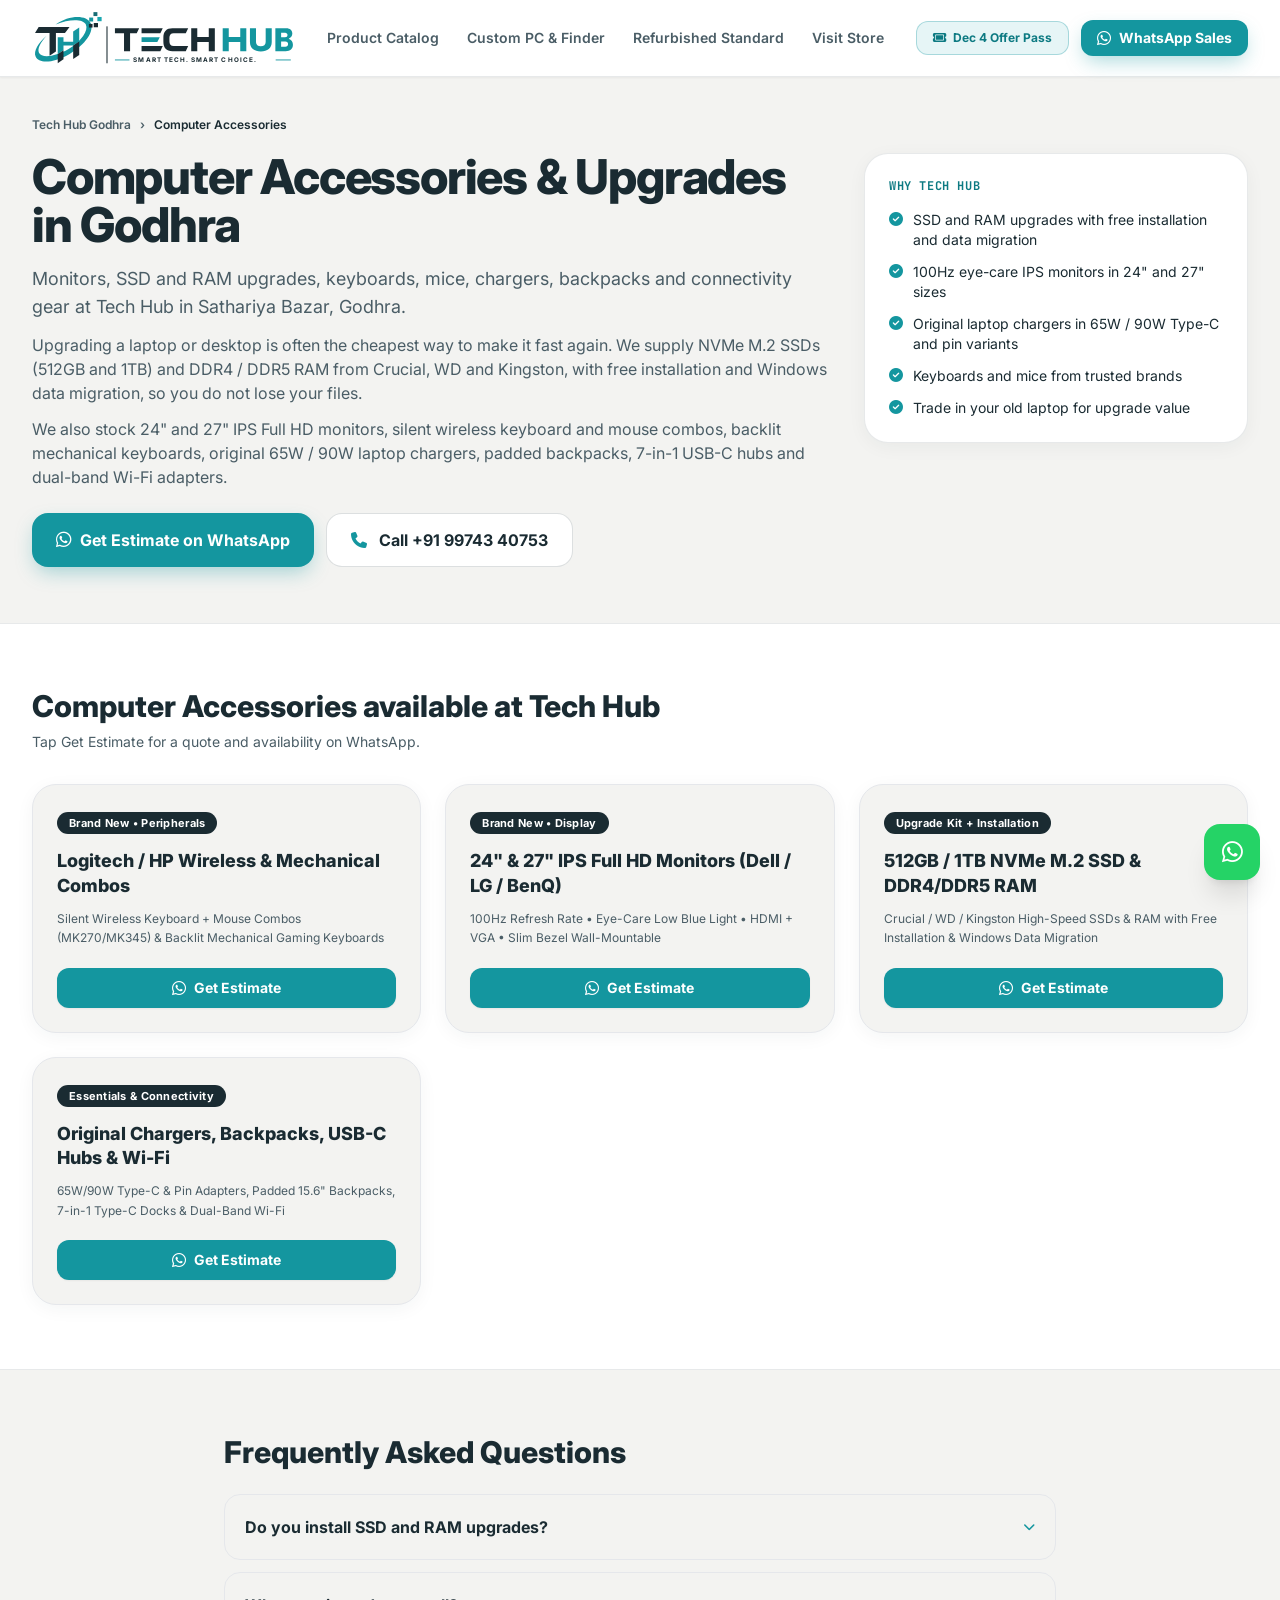
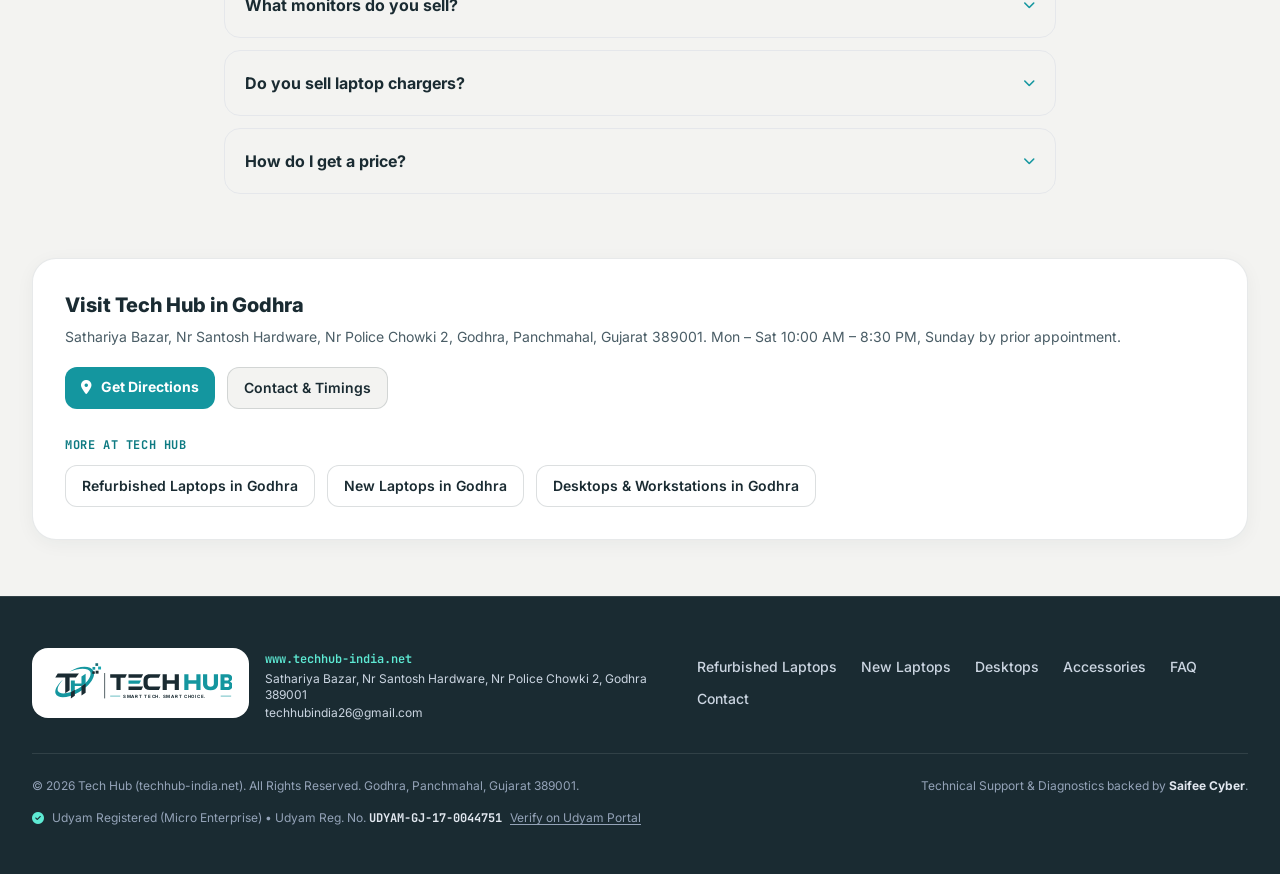
<file: computer-accessories-godhra.html>
<!DOCTYPE html>
<html lang="en-IN" class="scroll-smooth">
<head>
  <meta charset="UTF-8" />
  <meta name="viewport" content="width=device-width, initial-scale=1.0" />
  <title>Computer Accessories in Godhra | Monitors, SSD, RAM, Keyboards | Tech Hub</title>
  <meta name="description" content="Computer accessories in Godhra: IPS monitors, NVMe SSD and RAM upgrades with free installation, keyboards, mice, chargers, backpacks, USB-C hubs and Wi-Fi. Tech Hub." />
  <meta name="robots" content="index, follow, max-image-preview:large, max-snippet:-1" />
  <meta name="theme-color" content="#1A2B32" />
  <link rel="canonical" href="https://www.techhub-india.net/computer-accessories-godhra" />
  <link rel="alternate" hreflang="en-IN" href="https://www.techhub-india.net/computer-accessories-godhra" />
  <link rel="icon" type="image/svg+xml" href="data:image/svg+xml,%3Csvg%20xmlns=%27http://www.w3.org/2000/svg%27%20viewBox=%2728%2012%20226%20176%27%3E%3Cpath%20d=%27M%2098%2056%20C%20142%2025%2C%20200%2023%2C%20214%2052%20C%20226%2078%2C%20198%20122%2C%20143%20154%20C%2091%20184%2C%2042%20186%2C%2032%20162%20C%2024%20144%2C%2041%20116%2C%2068%2093%20C%2048%20115%2C%2037%20136%2C%2043%20149%20C%2052%20168%2C%2096%20163%2C%20141%20137%20C%20184%20111%2C%20207%2075%2C%20198%2056%20C%20189%2037%2C%20143%2037%2C%2098%2056%20Z%27%20fill=%27%2314969F%27/%3E%3Cpath%20d=%27M%2042%2064%20H%20144%20L%20129%2084%20H%2099%20V%20145%20L%2078%20159%20V%2084%20H%2030%20L%2042%2064%20Z%27%20fill=%27%231A2B32%27/%3E%3Cpath%20d=%27M%20105%2098%20H%20124%20V%20113%20H%20156%20V%2079%20L%20176%2066%20V%20112%20L%20156%20125%20H%20124%20V%20141%20L%20105%20154%20V%2098%20Z%27%20fill=%27%2314969F%27/%3E%3Cpath%20d=%27M%20105%20154%20L%20124%20141%20V%20171%20L%20105%20184%20V%20154%20Z%20M%20156%20125%20L%20176%20112%20V%20157%20L%20156%20170%20V%20125%20Z%27%20fill=%27%231A2B32%27/%3E%3C/svg%3E" />
  <meta name="geo.region" content="IN-GJ" />
  <meta name="geo.placename" content="Godhra, Panchmahal, Gujarat" />
  <meta property="og:type" content="website" />
  <meta property="og:site_name" content="Tech Hub" />
  <meta property="og:locale" content="en_IN" />
  <meta property="og:title" content="Computer Accessories in Godhra | Monitors, SSD, RAM, Keyboards | Tech Hub" />
  <meta property="og:description" content="Computer accessories in Godhra: IPS monitors, NVMe SSD and RAM upgrades with free installation, keyboards, mice, chargers, backpacks, USB-C hubs and Wi-Fi. Tech Hub." />
  <meta property="og:url" content="https://www.techhub-india.net/computer-accessories-godhra" />
  <meta property="og:image" content="https://www.techhub-india.net/og-image.png" />
  <meta name="twitter:card" content="summary_large_image" />
  <meta name="twitter:title" content="Computer Accessories in Godhra | Monitors, SSD, RAM, Keyboards | Tech Hub" />
  <meta name="twitter:description" content="Computer accessories in Godhra: IPS monitors, NVMe SSD and RAM upgrades with free installation, keyboards, mice, chargers, backpacks, USB-C hubs and Wi-Fi. Tech Hub." />
  <meta name="twitter:image" content="https://www.techhub-india.net/og-image.png" />
  <link rel="preconnect" href="https://fonts.googleapis.com" />
  <link rel="preconnect" href="https://fonts.gstatic.com" crossorigin />
  <link href="https://fonts.googleapis.com/css2?family=Inter:wght@400;500;600;700;800&family=JetBrains+Mono:wght@500;700&display=swap" rel="stylesheet" />
  <link rel="stylesheet" href="/assets/site.css" />
  <link rel="stylesheet" href="/assets/fa.css" />
  <script type="application/ld+json">{"@context": "https://schema.org", "@type": "BreadcrumbList", "itemListElement": [{"@type": "ListItem", "position": 1, "name": "Tech Hub Godhra", "item": "https://www.techhub-india.net/"}, {"@type": "ListItem", "position": 2, "name": "Computer Accessories & Upgrades in Godhra", "item": "https://www.techhub-india.net/computer-accessories-godhra"}]}</script>
  <script type="application/ld+json">{"@context": "https://schema.org", "@type": "CollectionPage", "name": "Computer Accessories & Upgrades in Godhra", "url": "https://www.techhub-india.net/computer-accessories-godhra", "description": "Computer accessories in Godhra: IPS monitors, NVMe SSD and RAM upgrades with free installation, keyboards, mice, chargers, backpacks, USB-C hubs and Wi-Fi. Tech Hub.", "inLanguage": "en-IN", "isPartOf": {"@type": "WebSite", "name": "Tech Hub", "url": "https://www.techhub-india.net/"}, "about": {"@id": "https://www.techhub-india.net/#store"}, "mainEntity": {"@type": "ItemList", "itemListElement": [{"@type": "ListItem", "position": 1, "name": "Logitech / HP Wireless & Mechanical Combos"}, {"@type": "ListItem", "position": 2, "name": "24\" & 27\" IPS Full HD Monitors (Dell / LG / BenQ)"}, {"@type": "ListItem", "position": 3, "name": "512GB / 1TB NVMe M.2 SSD & DDR4/DDR5 RAM"}, {"@type": "ListItem", "position": 4, "name": "Original Chargers, Backpacks, USB-C Hubs & Wi-Fi"}]}}</script>
  <script type="application/ld+json">{"@context": "https://schema.org", "@type": "FAQPage", "mainEntity": [{"@type": "Question", "name": "Do you install SSD and RAM upgrades?", "acceptedAnswer": {"@type": "Answer", "text": "Yes. We install NVMe SSDs and RAM on the spot, with free installation and Windows data migration."}}, {"@type": "Question", "name": "What monitors do you sell?", "acceptedAnswer": {"@type": "Answer", "text": "24\" and 27\" IPS Full HD monitors from Dell, LG and BenQ with a 100Hz refresh rate, low blue light, HDMI and VGA inputs and a slim bezel."}}, {"@type": "Question", "name": "Do you sell laptop chargers?", "acceptedAnswer": {"@type": "Answer", "text": "Yes. We stock original 65W and 90W Type-C and pin adapters for popular laptops."}}, {"@type": "Question", "name": "How do I get a price?", "acceptedAnswer": {"@type": "Answer", "text": "Tap Get Estimate on any item below, or call +91 99743 40753. Our team shares an estimate on WhatsApp."}}]}</script>
</head>
<body class="bg-canvas text-slateink font-sans antialiased selection:bg-tealbrand selection:text-white overflow-x-hidden">

  <header class="sticky top-0 z-40 bg-surface/95 backdrop-blur-md border-b border-slateink/10 shadow-sm">
    <div class="max-w-7xl mx-auto px-4 sm:px-6 lg:px-8">
      <div class="flex items-center justify-between py-2.5">
        <!-- Full Horizontal Brand Lockup matching Uploaded Banner -->
        <a href="/" class="flex items-center gap-3 group" aria-label="Tech Hub Home">
          <div class="h-10 sm:h-12 lg:h-14 w-auto flex items-center">
            <svg viewBox="20 8 872 185" class="h-full w-auto" fill="none" xmlns="http://www.w3.org/2000/svg" role="img" aria-label="Tech Hub Smart Tech Smart Choice">
              <path d="M 98 56 C 142 25, 200 23, 214 52 C 226 78, 198 122, 143 154 C 91 184, 42 186, 32 162 C 24 144, 41 116, 68 93 C 48 115, 37 136, 43 149 C 52 168, 96 163, 141 137 C 184 111, 207 75, 198 56 C 189 37, 143 37, 98 56 Z" fill="#14969F"/>
              <path d="M 42 64 H 144 L 129 84 H 99 V 145 L 78 159 V 84 H 30 L 42 64 Z" fill="#1A2B32"/>
              <path d="M 105 98 H 124 V 113 H 156 V 79 L 176 66 V 112 L 156 125 H 124 V 141 L 105 154 V 98 Z" fill="#14969F"/>
              <path d="M 105 154 L 124 141 V 171 L 105 184 V 154 Z" fill="#1A2B32"/>
              <path d="M 156 125 L 176 112 V 157 L 156 170 V 125 Z" fill="#1A2B32"/>
              <rect x="223" y="15" width="13" height="13" fill="#186D75"/>
              <rect x="209" y="33" width="13" height="13" fill="#14969F"/>
              <rect x="236" y="31" width="14" height="14" fill="#19A7B0"/>
              <rect x="208" y="54" width="12" height="12" fill="#1A2B32"/>
              <rect x="224" y="51" width="14" height="14" fill="#1A2B32"/>
              <rect x="266" y="62" width="3.5" height="122" fill="#1A2B32"/>
              <path d="M 294 68 H 374 L 366 85 H 344 V 144 H 324 V 85 H 294 V 68 Z" fill="#1A2B32"/>
              <path d="M 382 68 H 452 L 444 85 H 382 V 68 Z" fill="#1A2B32"/>
              <path d="M 382 98 H 442 L 434 114 H 382 V 98 Z" fill="#14969F"/>
              <path d="M 382 127 H 452 L 444 144 H 382 V 127 Z" fill="#1A2B32"/>
              <path d="M 484 68 H 536 L 528 85 H 488 C 478 85 474 91 474 100 V 112 C 474 121 478 127 488 127 H 536 L 528 144 H 484 C 464 144 454 133 454 113 V 99 C 454 79 464 68 484 68 Z" fill="#1A2B32"/>
              <path d="M 546 68 H 566 V 97 H 604 V 68 H 624 V 144 H 604 V 114 H 566 V 144 H 546 V 68 Z" fill="#1A2B32"/>
              <path d="M 650 68 H 670 V 97 H 708 V 68 H 728 V 144 H 708 V 114 H 670 V 144 H 650 V 68 Z" fill="#14969F"/>
              <path d="M 740 68 H 760 V 114 C 760 123 766 128 776 128 C 786 128 792 123 792 114 V 68 H 812 V 114 C 812 134 798 145 776 145 C 754 145 740 134 740 114 V 68 Z" fill="#14969F"/>
              <path d="M 824 68 H 860 C 873 68 880 75 880 86 C 880 94 875 100 868 103 C 877 106 882 113 882 123 C 882 136 873 144 858 144 H 824 V 68 Z M 843 83 V 98 H 856 C 861 98 864 95 864 90.5 C 864 86 861 83 856 83 H 843 Z M 843 112 V 129 H 857 C 863 129 866 126 866 120.5 C 866 115 863 112 857 112 H 843 Z" fill="#14969F"/>
              <line x1="294" y1="173" x2="342" y2="173" stroke="#14969F" stroke-width="3"/>
              <text x="355" y="180" fill="#1A2B32" font-family="Inter, sans-serif" font-weight="700" font-size="21" letter-spacing="3.5">SMART TECH. SMART CHOICE.</text>
              <line x1="825" y1="173" x2="875" y2="173" stroke="#14969F" stroke-width="3"/>
            </svg>
          </div>
        </a>

        <!-- Desktop Navigation Links -->
        <nav class="hidden xl:flex items-center gap-7 text-sm font-semibold text-slatemuted whitespace-nowrap">
          <a href="/#catalog" class="hover:text-tealbrand transition">Product Catalog</a>
          <a href="/#estimator" class="hover:text-tealbrand transition">Custom PC &amp; Finder</a>
          <a href="/#assurance" class="hover:text-tealbrand transition">Refurbished Standard</a>
          <a href="/#location" class="hover:text-tealbrand transition">Visit Store</a>
        </nav>

        <!-- Header Action Buttons -->
        <div class="hidden sm:flex items-center gap-3">
          <a href="/?pass=1" class="whitespace-nowrap px-4 py-2 rounded-xl text-xs font-bold bg-teallight hover:bg-tealbrand/20 text-tealdark border border-tealbrand/30 transition cursor-pointer">
            <i class="fa-solid fa-ticket mr-1.5"></i>Dec 4 Offer Pass
          </a>
          <a href="https://wa.me/919974340753?text=Hello%20Tech%20Hub%20Godhra%20(techhub-india.net)!%20I%20want%20to%20enquire%20about%20laptops%2C%20desktops%2C%20or%20accessories." target="_blank" rel="noopener noreferrer" class="whitespace-nowrap px-4 py-2 rounded-xl text-xs sm:text-sm font-bold bg-tealbrand hover:bg-tealdark text-white shadow-teal-btn transition flex items-center gap-2">
            <i class="fa-brands fa-whatsapp text-base"></i> WhatsApp Sales
          </a>
        </div>

        <!-- Mobile Menu Toggle -->
        <button id="mobile-menu-btn" aria-label="Toggle Menu" class="xl:hidden p-2.5 rounded-xl bg-canvas border border-slateink/15 text-slateink hover:text-tealbrand">
          <i class="fa-solid fa-bars text-lg"></i>
        </button>
      </div>
    </div>

    <!-- Mobile Dropdown Navigation -->
    <div id="mobile-menu" class="hidden xl:hidden bg-surface border-t border-slateink/10 px-4 pt-3 pb-5 space-y-2 shadow-lg">
      <a href="/#catalog" class="mobile-link block px-3.5 py-2.5 rounded-xl text-slateink hover:bg-teallight hover:text-tealdark font-semibold">Product Catalog</a>
      <a href="/#estimator" class="mobile-link block px-3.5 py-2.5 rounded-xl text-slateink hover:bg-teallight hover:text-tealdark font-semibold">Custom PC &amp; Device Finder</a>
      <a href="/#assurance" class="mobile-link block px-3.5 py-2.5 rounded-xl text-slateink hover:bg-teallight hover:text-tealdark font-semibold">32-Point Refurbished Standard</a>
      <a href="/#location" class="mobile-link block px-3.5 py-2.5 rounded-xl text-slateink hover:bg-teallight hover:text-tealdark font-semibold">Godhra Store Location &amp; Contacts</a>
      <div class="pt-3 grid grid-cols-2 gap-2.5">
        <a href="/?pass=1" class="w-full py-2.5 rounded-xl text-xs font-bold bg-teallight text-tealdark border border-tealbrand/30">
          Claim Offer Pass
        </a>
        <a href="https://wa.me/919974340753?text=Hello%20Tech%20Hub%20Godhra!" target="_blank" rel="noopener noreferrer" class="w-full py-2.5 rounded-xl text-xs font-bold bg-tealbrand text-white text-center">
          <i class="fa-brands fa-whatsapp mr-1"></i> WhatsApp
        </a>
      </div>
    </div>
  </header>

  <main id="main">
    <section class="pt-6 pb-10 sm:pt-10 sm:pb-14">
      <div class="max-w-7xl mx-auto px-4 sm:px-6 lg:px-8">
        <nav aria-label="Breadcrumb" class="text-xs font-semibold text-slatemuted">
          <a href="/" class="hover:text-tealbrand transition">Tech Hub Godhra</a> <span class="mx-1.5">&rsaquo;</span> <span class="text-slateink">Computer Accessories</span>
        </nav>
        <div class="grid lg:grid-cols-12 gap-8 mt-5 items-start">
          <div class="lg:col-span-8">
            <h1 class="text-3xl sm:text-4xl lg:text-5xl font-extrabold tracking-tight text-slateink leading-[1.12]">Computer Accessories &amp; Upgrades in Godhra</h1>
            <p class="text-base sm:text-lg text-slatemuted leading-relaxed mt-4 max-w-3xl">Monitors, SSD and RAM upgrades, keyboards, mice, chargers, backpacks and connectivity gear at Tech Hub in Sathariya Bazar, Godhra.</p>
            <p class="text-sm sm:text-base text-slatemuted leading-relaxed mt-3">Upgrading a laptop or desktop is often the cheapest way to make it fast again. We supply NVMe M.2 SSDs (512GB and 1TB) and DDR4 / DDR5 RAM from Crucial, WD and Kingston, with free installation and Windows data migration, so you do not lose your files.</p><p class="text-sm sm:text-base text-slatemuted leading-relaxed mt-3">We also stock 24&quot; and 27&quot; IPS Full HD monitors, silent wireless keyboard and mouse combos, backlit mechanical keyboards, original 65W / 90W laptop chargers, padded backpacks, 7-in-1 USB-C hubs and dual-band Wi-Fi adapters.</p>
            <div class="flex flex-col sm:flex-row gap-3 mt-6">
              <a href="https://wa.me/919974340753?text=Hello%20Tech%20Hub%20Godhra%20%28techhub-india.net%29%21%20I%20would%20like%20an%20estimate%20for%20computer%20accessories." target="_blank" rel="noopener noreferrer" class="px-6 py-3.5 rounded-2xl bg-tealbrand hover:bg-tealdark text-white font-bold text-base text-center shadow-teal-btn transition flex items-center justify-center gap-2"><i class="fa-brands fa-whatsapp text-lg"></i> Get Estimate on WhatsApp</a>
              <a href="tel:+919974340753" class="px-6 py-3.5 rounded-2xl bg-surface hover:bg-teallight/60 text-slateink font-bold text-base border border-slateink/15 hover:border-tealbrand transition text-center"><i class="fa-solid fa-phone mr-2 text-tealbrand"></i> Call +91 99743 40753</a>
            </div>
          </div>
          <aside class="lg:col-span-4 bg-surface border border-slateink/10 rounded-3xl p-6 shadow-card">
            <h2 class="text-xs font-mono font-bold uppercase tracking-wider text-tealdark">Why Tech Hub</h2>
            <ul class="mt-4 space-y-3">
          <li class="flex items-start gap-2.5 text-sm text-slateink"><i class="fa-solid fa-circle-check text-tealbrand mt-0.5"></i><span>SSD and RAM upgrades with free installation and data migration</span></li>
          <li class="flex items-start gap-2.5 text-sm text-slateink"><i class="fa-solid fa-circle-check text-tealbrand mt-0.5"></i><span>100Hz eye-care IPS monitors in 24&quot; and 27&quot; sizes</span></li>
          <li class="flex items-start gap-2.5 text-sm text-slateink"><i class="fa-solid fa-circle-check text-tealbrand mt-0.5"></i><span>Original laptop chargers in 65W / 90W Type-C and pin variants</span></li>
          <li class="flex items-start gap-2.5 text-sm text-slateink"><i class="fa-solid fa-circle-check text-tealbrand mt-0.5"></i><span>Keyboards and mice from trusted brands</span></li>
          <li class="flex items-start gap-2.5 text-sm text-slateink"><i class="fa-solid fa-circle-check text-tealbrand mt-0.5"></i><span>Trade in your old laptop for upgrade value</span></li>
            </ul>
          </aside>
        </div>
      </div>
    </section>

    <section class="py-12 sm:py-16 bg-surface border-y border-slateink/10">
      <div class="max-w-7xl mx-auto px-4 sm:px-6 lg:px-8">
        <h2 class="text-2xl sm:text-3xl font-extrabold text-slateink">Computer Accessories available at Tech Hub</h2>
        <p class="text-sm text-slatemuted mt-2 max-w-2xl">Tap Get Estimate for a quote and availability on WhatsApp.</p>
        <div class="grid sm:grid-cols-2 lg:grid-cols-3 gap-5 sm:gap-6 mt-8">
        <article class="bg-canvas border border-slateink/12 hover:border-tealbrand rounded-3xl p-6 flex flex-col justify-between transition shadow-card hover:shadow-card-hover">
          <div>
            <span class="px-3 py-1 rounded-full text-[11px] font-bold tracking-wide bg-slateink text-white">Brand New • Peripherals</span>
            <h3 class="text-lg font-extrabold text-slateink mt-4 leading-snug break-words">Logitech / HP Wireless &amp; Mechanical Combos</h3>
            <p class="text-xs text-slatemuted mt-2.5 leading-relaxed">Silent Wireless Keyboard + Mouse Combos (MK270/MK345) &amp; Backlit Mechanical Gaming Keyboards</p>
          </div>
          <a href="https://wa.me/919974340753?text=Hello%20Tech%20Hub%20Godhra%20%28techhub-india.net%29%21%20I%20would%20like%20an%20estimate%20for%3A%0A%E2%80%A2%20Product%3A%20Logitech%20/%20HP%20Wireless%20%26%20Mechanical%20Combos%0APlease%20share%20an%20estimate%20and%20confirm%20availability." target="_blank" rel="noopener noreferrer" class="mt-5 w-full py-2.5 px-4 rounded-xl bg-tealbrand hover:bg-tealdark text-white font-bold text-xs sm:text-sm text-center transition flex items-center justify-center gap-2 shadow-sm">
            <i class="fa-brands fa-whatsapp text-base"></i> Get Estimate
          </a>
        </article>
        <article class="bg-canvas border border-slateink/12 hover:border-tealbrand rounded-3xl p-6 flex flex-col justify-between transition shadow-card hover:shadow-card-hover">
          <div>
            <span class="px-3 py-1 rounded-full text-[11px] font-bold tracking-wide bg-slateink text-white">Brand New • Display</span>
            <h3 class="text-lg font-extrabold text-slateink mt-4 leading-snug break-words">24&quot; &amp; 27&quot; IPS Full HD Monitors (Dell / LG / BenQ)</h3>
            <p class="text-xs text-slatemuted mt-2.5 leading-relaxed">100Hz Refresh Rate • Eye-Care Low Blue Light • HDMI + VGA • Slim Bezel Wall-Mountable</p>
          </div>
          <a href="https://wa.me/919974340753?text=Hello%20Tech%20Hub%20Godhra%20%28techhub-india.net%29%21%20I%20would%20like%20an%20estimate%20for%3A%0A%E2%80%A2%20Product%3A%2024%22%20%26%2027%22%20IPS%20Full%20HD%20Monitors%20%28Dell%20/%20LG%20/%20BenQ%29%0APlease%20share%20an%20estimate%20and%20confirm%20availability." target="_blank" rel="noopener noreferrer" class="mt-5 w-full py-2.5 px-4 rounded-xl bg-tealbrand hover:bg-tealdark text-white font-bold text-xs sm:text-sm text-center transition flex items-center justify-center gap-2 shadow-sm">
            <i class="fa-brands fa-whatsapp text-base"></i> Get Estimate
          </a>
        </article>
        <article class="bg-canvas border border-slateink/12 hover:border-tealbrand rounded-3xl p-6 flex flex-col justify-between transition shadow-card hover:shadow-card-hover">
          <div>
            <span class="px-3 py-1 rounded-full text-[11px] font-bold tracking-wide bg-slateink text-white">Upgrade Kit + Installation</span>
            <h3 class="text-lg font-extrabold text-slateink mt-4 leading-snug break-words">512GB / 1TB NVMe M.2 SSD &amp; DDR4/DDR5 RAM</h3>
            <p class="text-xs text-slatemuted mt-2.5 leading-relaxed">Crucial / WD / Kingston High-Speed SSDs &amp; RAM with Free Installation &amp; Windows Data Migration</p>
          </div>
          <a href="https://wa.me/919974340753?text=Hello%20Tech%20Hub%20Godhra%20%28techhub-india.net%29%21%20I%20would%20like%20an%20estimate%20for%3A%0A%E2%80%A2%20Product%3A%20512GB%20/%201TB%20NVMe%20M.2%20SSD%20%26%20DDR4/DDR5%20RAM%0APlease%20share%20an%20estimate%20and%20confirm%20availability." target="_blank" rel="noopener noreferrer" class="mt-5 w-full py-2.5 px-4 rounded-xl bg-tealbrand hover:bg-tealdark text-white font-bold text-xs sm:text-sm text-center transition flex items-center justify-center gap-2 shadow-sm">
            <i class="fa-brands fa-whatsapp text-base"></i> Get Estimate
          </a>
        </article>
        <article class="bg-canvas border border-slateink/12 hover:border-tealbrand rounded-3xl p-6 flex flex-col justify-between transition shadow-card hover:shadow-card-hover">
          <div>
            <span class="px-3 py-1 rounded-full text-[11px] font-bold tracking-wide bg-slateink text-white">Essentials &amp; Connectivity</span>
            <h3 class="text-lg font-extrabold text-slateink mt-4 leading-snug break-words">Original Chargers, Backpacks, USB-C Hubs &amp; Wi-Fi</h3>
            <p class="text-xs text-slatemuted mt-2.5 leading-relaxed">65W/90W Type-C &amp; Pin Adapters, Padded 15.6&quot; Backpacks, 7-in-1 Type-C Docks &amp; Dual-Band Wi-Fi</p>
          </div>
          <a href="https://wa.me/919974340753?text=Hello%20Tech%20Hub%20Godhra%20%28techhub-india.net%29%21%20I%20would%20like%20an%20estimate%20for%3A%0A%E2%80%A2%20Product%3A%20Original%20Chargers%2C%20Backpacks%2C%20USB-C%20Hubs%20%26%20Wi-Fi%0APlease%20share%20an%20estimate%20and%20confirm%20availability." target="_blank" rel="noopener noreferrer" class="mt-5 w-full py-2.5 px-4 rounded-xl bg-tealbrand hover:bg-tealdark text-white font-bold text-xs sm:text-sm text-center transition flex items-center justify-center gap-2 shadow-sm">
            <i class="fa-brands fa-whatsapp text-base"></i> Get Estimate
          </a>
        </article>
        </div>
      </div>
    </section>

    <section class="py-12 sm:py-16">
      <div class="max-w-4xl mx-auto px-4 sm:px-6 lg:px-8">
        <h2 class="text-2xl sm:text-3xl font-extrabold text-slateink">Frequently Asked Questions</h2>
        <div class="mt-6 space-y-3">
        <details class="group bg-canvas border border-slateink/12 rounded-2xl p-5">
          <summary class="flex items-center justify-between gap-4 cursor-pointer font-bold text-slateink text-sm sm:text-base list-none">
            <span>Do you install SSD and RAM upgrades?</span>
            <i class="fa-solid fa-chevron-down text-tealbrand text-xs transition group-open:rotate-180"></i>
          </summary>
          <p class="mt-3 text-sm text-slatemuted leading-relaxed">Yes. We install NVMe SSDs and RAM on the spot, with free installation and Windows data migration.</p>
        </details>
        <details class="group bg-canvas border border-slateink/12 rounded-2xl p-5">
          <summary class="flex items-center justify-between gap-4 cursor-pointer font-bold text-slateink text-sm sm:text-base list-none">
            <span>What monitors do you sell?</span>
            <i class="fa-solid fa-chevron-down text-tealbrand text-xs transition group-open:rotate-180"></i>
          </summary>
          <p class="mt-3 text-sm text-slatemuted leading-relaxed">24&quot; and 27&quot; IPS Full HD monitors from Dell, LG and BenQ with a 100Hz refresh rate, low blue light, HDMI and VGA inputs and a slim bezel.</p>
        </details>
        <details class="group bg-canvas border border-slateink/12 rounded-2xl p-5">
          <summary class="flex items-center justify-between gap-4 cursor-pointer font-bold text-slateink text-sm sm:text-base list-none">
            <span>Do you sell laptop chargers?</span>
            <i class="fa-solid fa-chevron-down text-tealbrand text-xs transition group-open:rotate-180"></i>
          </summary>
          <p class="mt-3 text-sm text-slatemuted leading-relaxed">Yes. We stock original 65W and 90W Type-C and pin adapters for popular laptops.</p>
        </details>
        <details class="group bg-canvas border border-slateink/12 rounded-2xl p-5">
          <summary class="flex items-center justify-between gap-4 cursor-pointer font-bold text-slateink text-sm sm:text-base list-none">
            <span>How do I get a price?</span>
            <i class="fa-solid fa-chevron-down text-tealbrand text-xs transition group-open:rotate-180"></i>
          </summary>
          <p class="mt-3 text-sm text-slatemuted leading-relaxed">Tap Get Estimate on any item below, or call +91 99743 40753. Our team shares an estimate on WhatsApp.</p>
        </details>
        </div>
      </div>
    </section>

    <section class="pb-14">
      <div class="max-w-7xl mx-auto px-4 sm:px-6 lg:px-8">
        <div class="bg-surface border border-slateink/10 rounded-3xl p-6 sm:p-8 shadow-card">
          <h2 class="text-xl font-extrabold text-slateink">Visit Tech Hub in Godhra</h2>
          <p class="text-sm text-slatemuted mt-2">Sathariya Bazar, Nr Santosh Hardware, Nr Police Chowki 2, Godhra, Panchmahal, Gujarat 389001. Mon &ndash; Sat 10:00 AM &ndash; 8:30 PM, Sunday by prior appointment.</p>
          <div class="flex flex-wrap gap-3 mt-5">
            <a href="https://maps.google.com/?q=Sathariya+Bazar+Santosh+Hardware+Godhra+Gujarat+389001" target="_blank" rel="noopener noreferrer" class="px-4 py-2.5 rounded-xl bg-tealbrand hover:bg-tealdark text-white text-sm font-bold transition"><i class="fa-solid fa-location-dot mr-1.5"></i> Get Directions</a>
            <a href="/#location" class="px-4 py-2.5 rounded-xl bg-canvas border border-slateink/15 hover:border-tealbrand text-sm font-semibold text-slateink transition">Contact &amp; Timings</a>
          </div>
          <h3 class="text-xs font-mono font-bold uppercase tracking-wider text-tealdark mt-7">More at Tech Hub</h3>
          <div class="flex flex-wrap gap-3 mt-3">
          <a href="/refurbished-laptops-godhra" class="px-4 py-2.5 rounded-xl bg-surface border border-slateink/15 hover:border-tealbrand text-sm font-semibold text-slateink transition">Refurbished Laptops in Godhra</a>
          <a href="/new-laptops-godhra" class="px-4 py-2.5 rounded-xl bg-surface border border-slateink/15 hover:border-tealbrand text-sm font-semibold text-slateink transition">New Laptops in Godhra</a>
          <a href="/custom-desktop-pc-godhra" class="px-4 py-2.5 rounded-xl bg-surface border border-slateink/15 hover:border-tealbrand text-sm font-semibold text-slateink transition">Desktops &amp; Workstations in Godhra</a>
          </div>
        </div>
      </div>
    </section>
  </main>

  <footer class="bg-slateink text-white border-t border-white/10 py-12">
    <div class="max-w-7xl mx-auto px-4 sm:px-6 lg:px-8">
      <div class="flex flex-col md:flex-row items-start md:items-center justify-between gap-6 pb-8 border-b border-white/10">
        <!-- Footer Full Horizontal Brand Lockup -->
        <div class="flex flex-col sm:flex-row items-start sm:items-center gap-4">
          <div class="bg-surface rounded-2xl px-4 py-2.5 border border-white/15 shadow-sm">
            <svg viewBox="0 0 880 220" class="h-11 sm:h-12 w-auto" fill="none" xmlns="http://www.w3.org/2000/svg" role="img" aria-label="Tech Hub Smart Tech Smart Choice">
              <path d="M 98 56 C 142 25, 200 23, 214 52 C 226 78, 198 122, 143 154 C 91 184, 42 186, 32 162 C 24 144, 41 116, 68 93 C 48 115, 37 136, 43 149 C 52 168, 96 163, 141 137 C 184 111, 207 75, 198 56 C 189 37, 143 37, 98 56 Z" fill="#14969F"/>
              <path d="M 42 64 H 144 L 129 84 H 99 V 145 L 78 159 V 84 H 30 L 42 64 Z" fill="#1A2B32"/>
              <path d="M 105 98 H 124 V 113 H 156 V 79 L 176 66 V 112 L 156 125 H 124 V 141 L 105 154 V 98 Z" fill="#14969F"/>
              <path d="M 105 154 L 124 141 V 171 L 105 184 V 154 Z" fill="#1A2B32"/>
              <path d="M 156 125 L 176 112 V 157 L 156 170 V 125 Z" fill="#1A2B32"/>
              <rect x="223" y="15" width="13" height="13" fill="#186D75"/>
              <rect x="209" y="33" width="13" height="13" fill="#14969F"/>
              <rect x="236" y="31" width="14" height="14" fill="#19A7B0"/>
              <rect x="208" y="54" width="12" height="12" fill="#1A2B32"/>
              <rect x="224" y="51" width="14" height="14" fill="#1A2B32"/>
              <rect x="266" y="62" width="3.5" height="122" fill="#1A2B32"/>
              <path d="M 294 68 H 374 L 366 85 H 344 V 144 H 324 V 85 H 294 V 68 Z" fill="#1A2B32"/>
              <path d="M 382 68 H 452 L 444 85 H 382 V 68 Z" fill="#1A2B32"/>
              <path d="M 382 98 H 442 L 434 114 H 382 V 98 Z" fill="#14969F"/>
              <path d="M 382 127 H 452 L 444 144 H 382 V 127 Z" fill="#1A2B32"/>
              <path d="M 484 68 H 536 L 528 85 H 488 C 478 85 474 91 474 100 V 112 C 474 121 478 127 488 127 H 536 L 528 144 H 484 C 464 144 454 133 454 113 V 99 C 454 79 464 68 484 68 Z" fill="#1A2B32"/>
              <path d="M 546 68 H 566 V 97 H 604 V 68 H 624 V 144 H 604 V 114 H 566 V 144 H 546 V 68 Z" fill="#1A2B32"/>
              <path d="M 650 68 H 670 V 97 H 708 V 68 H 728 V 144 H 708 V 114 H 670 V 144 H 650 V 68 Z" fill="#14969F"/>
              <path d="M 740 68 H 760 V 114 C 760 123 766 128 776 128 C 786 128 792 123 792 114 V 68 H 812 V 114 C 812 134 798 145 776 145 C 754 145 740 134 740 114 V 68 Z" fill="#14969F"/>
              <path d="M 824 68 H 860 C 873 68 880 75 880 86 C 880 94 875 100 868 103 C 877 106 882 113 882 123 C 882 136 873 144 858 144 H 824 V 68 Z M 843 83 V 98 H 856 C 861 98 864 95 864 90.5 C 864 86 861 83 856 83 H 843 Z M 843 112 V 129 H 857 C 863 129 866 126 866 120.5 C 866 115 863 112 857 112 H 843 Z" fill="#14969F"/>
              <line x1="294" y1="173" x2="342" y2="173" stroke="#14969F" stroke-width="3"/>
              <text x="355" y="180" fill="#1A2B32" font-family="Inter, sans-serif" font-weight="700" font-size="21" letter-spacing="3.5">SMART TECH. SMART CHOICE.</text>
              <line x1="825" y1="173" x2="875" y2="173" stroke="#14969F" stroke-width="3"/>
            </svg>
          </div>
          <div>
            <span class="text-xs font-mono text-teal-300 font-semibold">www.techhub-india.net</span>
            <p class="text-xs text-slate-300 mt-0.5">Sathariya Bazar, Nr Santosh Hardware, Nr Police Chowki 2, Godhra 389001</p>
            <a href="mailto:techhubindia26@gmail.com" class="text-xs text-slate-300 hover:text-teal-300 transition mt-0.5 block break-words">techhubindia26@gmail.com</a>
          </div>
        </div>

        <div class="flex flex-wrap gap-x-6 gap-y-3 text-xs sm:text-sm font-medium text-slate-300">
          <a href="/refurbished-laptops-godhra" class="hover:text-teal-300 transition">Refurbished Laptops</a>
          <a href="/new-laptops-godhra" class="hover:text-teal-300 transition">New Laptops</a>
          <a href="/custom-desktop-pc-godhra" class="hover:text-teal-300 transition">Desktops</a>
          <a href="/computer-accessories-godhra" class="hover:text-teal-300 transition">Accessories</a>
          <a href="/#faq" class="hover:text-teal-300 transition">FAQ</a>
          <a href="/#location" class="hover:text-teal-300 transition">Contact</a>
        </div>
      </div>

      <div class="pt-6 flex flex-col sm:flex-row items-center justify-between gap-4 text-xs text-slate-400">
        <p>&copy; 2026 Tech Hub (techhub-india.net). All Rights Reserved. Godhra, Panchmahal, Gujarat 389001.</p>
        <p>Technical Support &amp; Diagnostics backed by <strong class="text-slate-200">Saifee Cyber</strong>.</p>
      </div>

      <div class="pt-4 flex flex-wrap items-center justify-center sm:justify-start gap-x-2 gap-y-1 text-xs text-slate-400">
        <i class="fa-solid fa-circle-check text-teal-300"></i>
        <span>Udyam Registered (Micro Enterprise) &bull; Udyam Reg. No. <strong class="text-slate-200 font-mono">UDYAM-GJ-17-0044751</strong></span>
        <a href="https://udyamregistration.gov.in/" target="_blank" rel="noopener noreferrer" class="underline underline-offset-2 hover:text-teal-300 transition">Verify on Udyam Portal</a>
      </div>
    </div>
  </footer>

  <!-- Floating WhatsApp Quick Button -->
  <a href="https://wa.me/919974340753?text=Hello%20Tech%20Hub%20Godhra%20(techhub-india.net)!%20I%20would%20like%20to%20enquire%20about%20a%20laptop%2C%20desktop%2C%20or%20accessory." target="_blank" rel="noopener noreferrer" aria-label="Chat on WhatsApp" class="fixed bottom-5 right-5 fab-safe z-40 w-12 h-12 sm:w-14 sm:h-14 rounded-2xl bg-[#25D366] hover:scale-105 text-white flex items-center justify-center text-2xl shadow-xl transition">
    <i class="fa-brands fa-whatsapp"></i>
  </a>

  <script src="/assets/nav.js" defer></script>
</body>
</html>
</file>
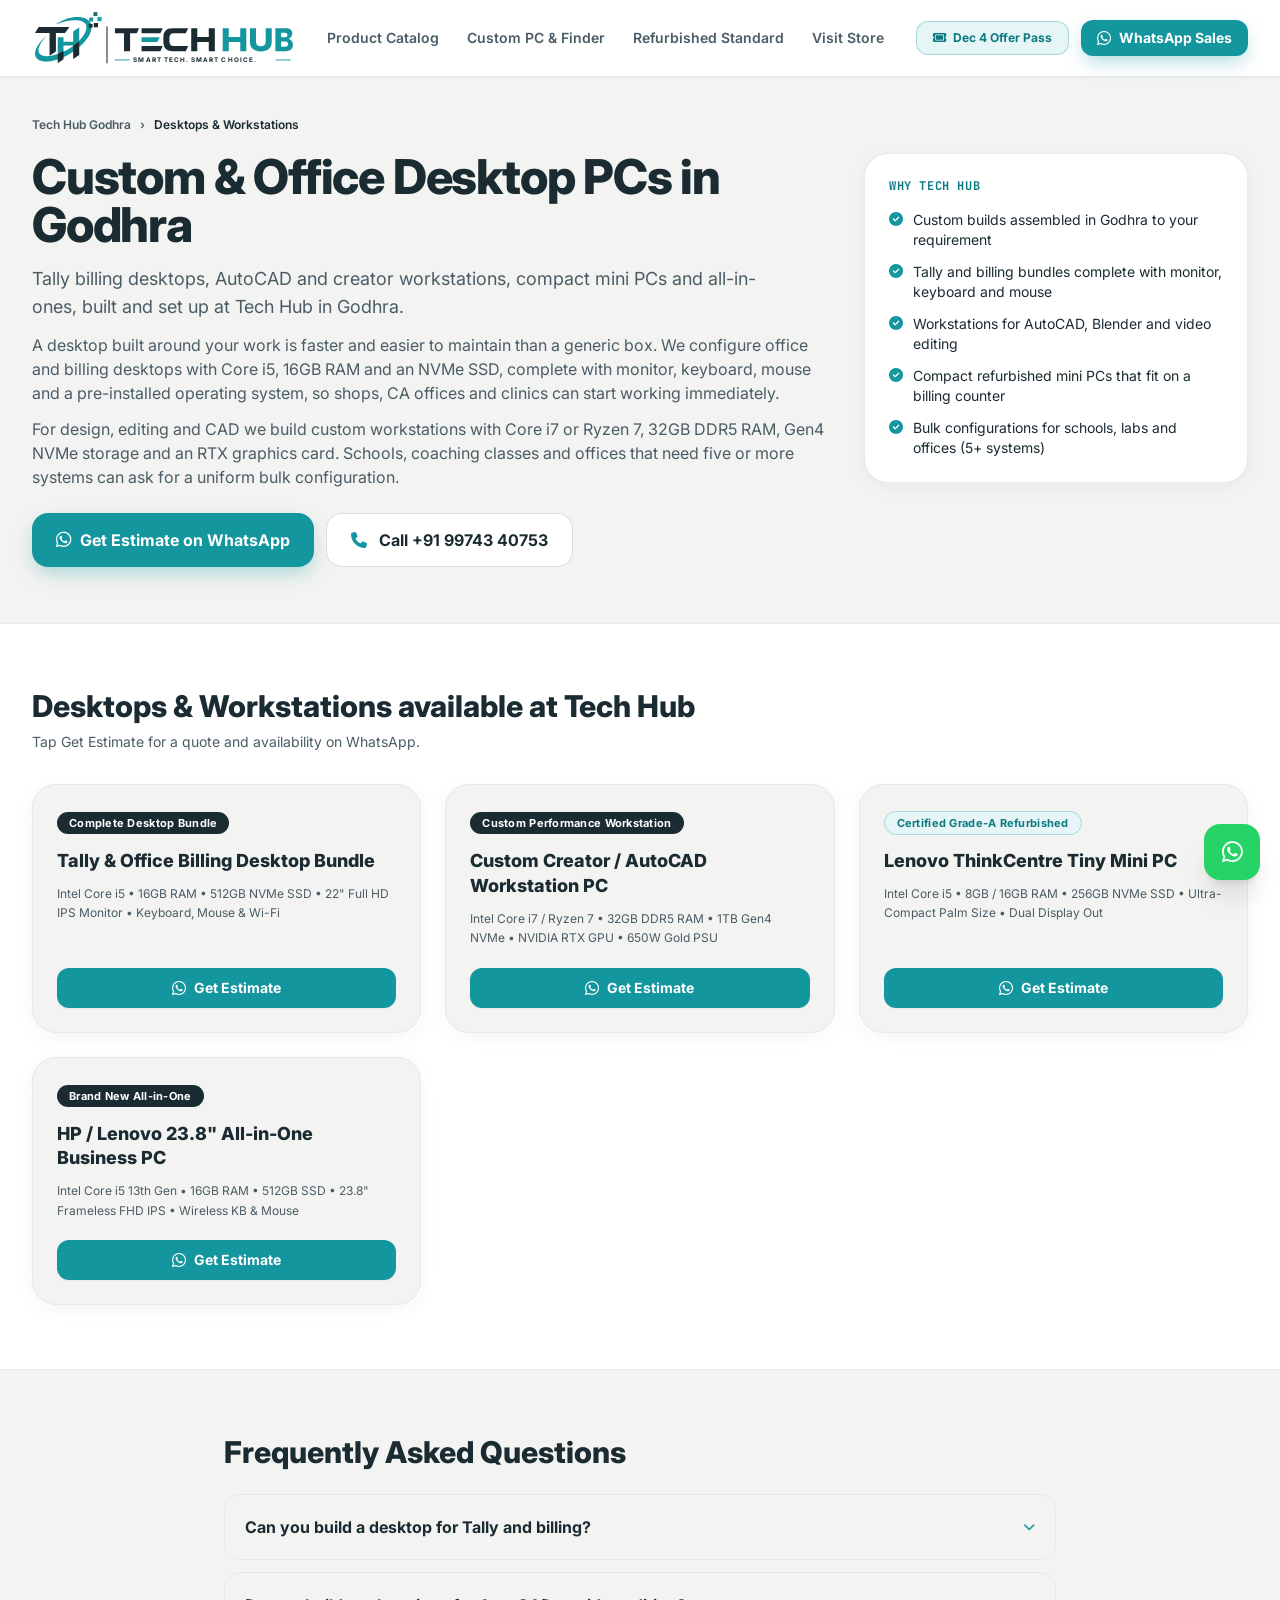
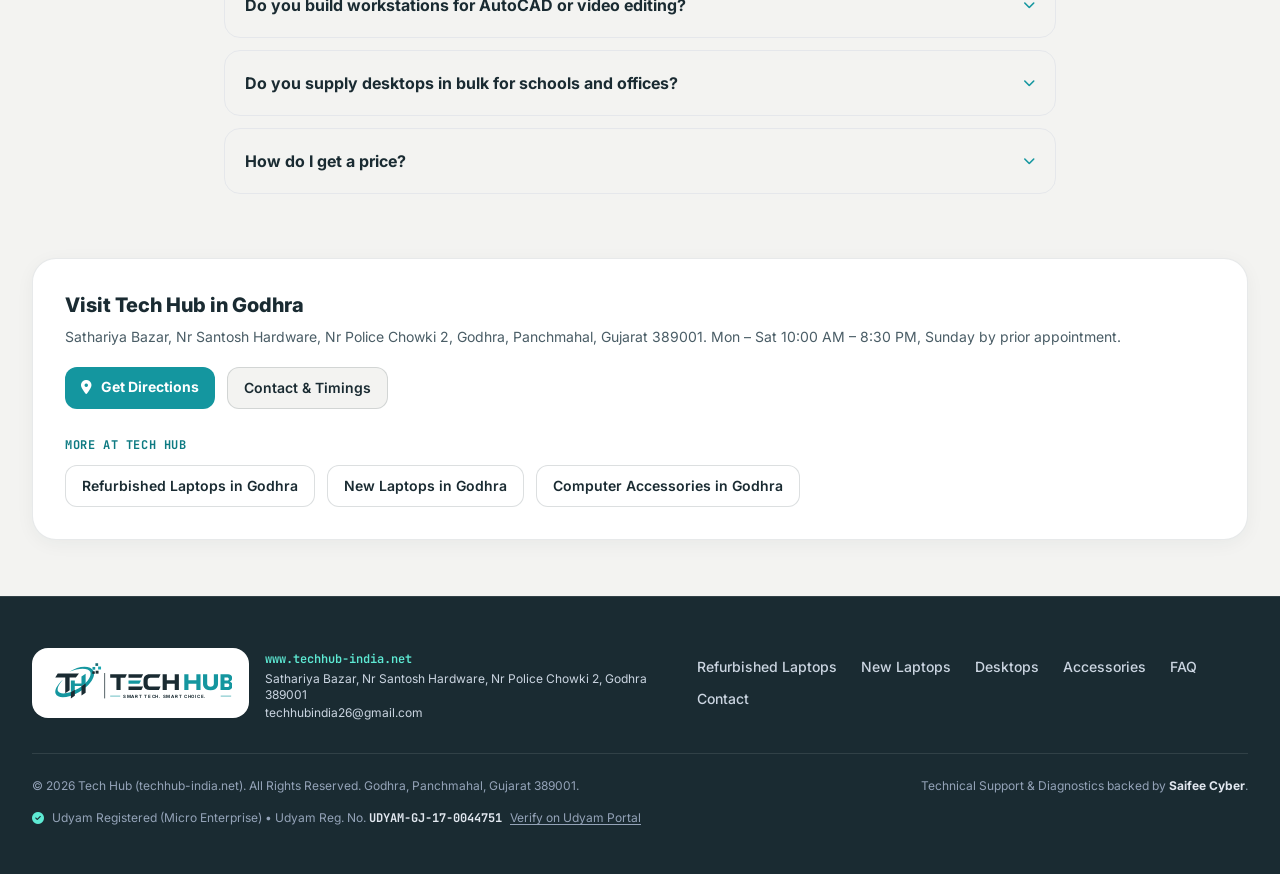
<file: custom-desktop-pc-godhra.html>
<!DOCTYPE html>
<html lang="en-IN" class="scroll-smooth">
<head>
  <meta charset="UTF-8" />
  <meta name="viewport" content="width=device-width, initial-scale=1.0" />
  <title>Custom &amp; Office Desktop PCs in Godhra | Tally, AutoCAD, Gaming | Tech Hub</title>
  <meta name="description" content="Custom-built and office desktop PCs in Godhra: Tally billing bundles, AutoCAD and creator workstations, mini PCs and all-in-ones. Bulk orders for schools and offices. Tech Hub." />
  <meta name="robots" content="index, follow, max-image-preview:large, max-snippet:-1" />
  <meta name="theme-color" content="#1A2B32" />
  <link rel="canonical" href="https://www.techhub-india.net/custom-desktop-pc-godhra" />
  <link rel="alternate" hreflang="en-IN" href="https://www.techhub-india.net/custom-desktop-pc-godhra" />
  <link rel="icon" type="image/svg+xml" href="data:image/svg+xml,%3Csvg%20xmlns=%27http://www.w3.org/2000/svg%27%20viewBox=%2728%2012%20226%20176%27%3E%3Cpath%20d=%27M%2098%2056%20C%20142%2025%2C%20200%2023%2C%20214%2052%20C%20226%2078%2C%20198%20122%2C%20143%20154%20C%2091%20184%2C%2042%20186%2C%2032%20162%20C%2024%20144%2C%2041%20116%2C%2068%2093%20C%2048%20115%2C%2037%20136%2C%2043%20149%20C%2052%20168%2C%2096%20163%2C%20141%20137%20C%20184%20111%2C%20207%2075%2C%20198%2056%20C%20189%2037%2C%20143%2037%2C%2098%2056%20Z%27%20fill=%27%2314969F%27/%3E%3Cpath%20d=%27M%2042%2064%20H%20144%20L%20129%2084%20H%2099%20V%20145%20L%2078%20159%20V%2084%20H%2030%20L%2042%2064%20Z%27%20fill=%27%231A2B32%27/%3E%3Cpath%20d=%27M%20105%2098%20H%20124%20V%20113%20H%20156%20V%2079%20L%20176%2066%20V%20112%20L%20156%20125%20H%20124%20V%20141%20L%20105%20154%20V%2098%20Z%27%20fill=%27%2314969F%27/%3E%3Cpath%20d=%27M%20105%20154%20L%20124%20141%20V%20171%20L%20105%20184%20V%20154%20Z%20M%20156%20125%20L%20176%20112%20V%20157%20L%20156%20170%20V%20125%20Z%27%20fill=%27%231A2B32%27/%3E%3C/svg%3E" />
  <meta name="geo.region" content="IN-GJ" />
  <meta name="geo.placename" content="Godhra, Panchmahal, Gujarat" />
  <meta property="og:type" content="website" />
  <meta property="og:site_name" content="Tech Hub" />
  <meta property="og:locale" content="en_IN" />
  <meta property="og:title" content="Custom &amp; Office Desktop PCs in Godhra | Tally, AutoCAD, Gaming | Tech Hub" />
  <meta property="og:description" content="Custom-built and office desktop PCs in Godhra: Tally billing bundles, AutoCAD and creator workstations, mini PCs and all-in-ones. Bulk orders for schools and offices. Tech Hub." />
  <meta property="og:url" content="https://www.techhub-india.net/custom-desktop-pc-godhra" />
  <meta property="og:image" content="https://www.techhub-india.net/og-image.png" />
  <meta name="twitter:card" content="summary_large_image" />
  <meta name="twitter:title" content="Custom &amp; Office Desktop PCs in Godhra | Tally, AutoCAD, Gaming | Tech Hub" />
  <meta name="twitter:description" content="Custom-built and office desktop PCs in Godhra: Tally billing bundles, AutoCAD and creator workstations, mini PCs and all-in-ones. Bulk orders for schools and offices. Tech Hub." />
  <meta name="twitter:image" content="https://www.techhub-india.net/og-image.png" />
  <link rel="preconnect" href="https://fonts.googleapis.com" />
  <link rel="preconnect" href="https://fonts.gstatic.com" crossorigin />
  <link href="https://fonts.googleapis.com/css2?family=Inter:wght@400;500;600;700;800&family=JetBrains+Mono:wght@500;700&display=swap" rel="stylesheet" />
  <link rel="stylesheet" href="/assets/site.css" />
  <link rel="stylesheet" href="/assets/fa.css" />
  <script type="application/ld+json">{"@context": "https://schema.org", "@type": "BreadcrumbList", "itemListElement": [{"@type": "ListItem", "position": 1, "name": "Tech Hub Godhra", "item": "https://www.techhub-india.net/"}, {"@type": "ListItem", "position": 2, "name": "Custom & Office Desktop PCs in Godhra", "item": "https://www.techhub-india.net/custom-desktop-pc-godhra"}]}</script>
  <script type="application/ld+json">{"@context": "https://schema.org", "@type": "CollectionPage", "name": "Custom & Office Desktop PCs in Godhra", "url": "https://www.techhub-india.net/custom-desktop-pc-godhra", "description": "Custom-built and office desktop PCs in Godhra: Tally billing bundles, AutoCAD and creator workstations, mini PCs and all-in-ones. Bulk orders for schools and offices. Tech Hub.", "inLanguage": "en-IN", "isPartOf": {"@type": "WebSite", "name": "Tech Hub", "url": "https://www.techhub-india.net/"}, "about": {"@id": "https://www.techhub-india.net/#store"}, "mainEntity": {"@type": "ItemList", "itemListElement": [{"@type": "ListItem", "position": 1, "name": "Tally & Office Billing Desktop Bundle"}, {"@type": "ListItem", "position": 2, "name": "Custom Creator / AutoCAD Workstation PC"}, {"@type": "ListItem", "position": 3, "name": "Lenovo ThinkCentre Tiny Mini PC"}, {"@type": "ListItem", "position": 4, "name": "HP / Lenovo 23.8\" All-in-One Business PC"}]}}</script>
  <script type="application/ld+json">{"@context": "https://schema.org", "@type": "FAQPage", "mainEntity": [{"@type": "Question", "name": "Can you build a desktop for Tally and billing?", "acceptedAnswer": {"@type": "Answer", "text": "Yes. Our Tally and office billing bundle has a Core i5, 16GB RAM, 512GB NVMe SSD, a 22\" Full HD IPS monitor, keyboard, mouse and Wi-Fi, with the operating system pre-installed."}}, {"@type": "Question", "name": "Do you build workstations for AutoCAD or video editing?", "acceptedAnswer": {"@type": "Answer", "text": "Yes. We build custom Core i7 / Ryzen 7 workstations with 32GB DDR5 RAM, a 1TB Gen4 NVMe SSD and an NVIDIA RTX GPU."}}, {"@type": "Question", "name": "Do you supply desktops in bulk for schools and offices?", "acceptedAnswer": {"@type": "Answer", "text": "Yes. We handle orders of five or more systems with uniform specifications for schools, coaching classes and offices."}}, {"@type": "Question", "name": "How do I get a price?", "acceptedAnswer": {"@type": "Answer", "text": "Tap Get Estimate on any system below, or call +91 99743 40753. Our team shares an estimate on WhatsApp."}}]}</script>
</head>
<body class="bg-canvas text-slateink font-sans antialiased selection:bg-tealbrand selection:text-white overflow-x-hidden">

  <header class="sticky top-0 z-40 bg-surface/95 backdrop-blur-md border-b border-slateink/10 shadow-sm">
    <div class="max-w-7xl mx-auto px-4 sm:px-6 lg:px-8">
      <div class="flex items-center justify-between py-2.5">
        <!-- Full Horizontal Brand Lockup matching Uploaded Banner -->
        <a href="/" class="flex items-center gap-3 group" aria-label="Tech Hub Home">
          <div class="h-10 sm:h-12 lg:h-14 w-auto flex items-center">
            <svg viewBox="20 8 872 185" class="h-full w-auto" fill="none" xmlns="http://www.w3.org/2000/svg" role="img" aria-label="Tech Hub Smart Tech Smart Choice">
              <path d="M 98 56 C 142 25, 200 23, 214 52 C 226 78, 198 122, 143 154 C 91 184, 42 186, 32 162 C 24 144, 41 116, 68 93 C 48 115, 37 136, 43 149 C 52 168, 96 163, 141 137 C 184 111, 207 75, 198 56 C 189 37, 143 37, 98 56 Z" fill="#14969F"/>
              <path d="M 42 64 H 144 L 129 84 H 99 V 145 L 78 159 V 84 H 30 L 42 64 Z" fill="#1A2B32"/>
              <path d="M 105 98 H 124 V 113 H 156 V 79 L 176 66 V 112 L 156 125 H 124 V 141 L 105 154 V 98 Z" fill="#14969F"/>
              <path d="M 105 154 L 124 141 V 171 L 105 184 V 154 Z" fill="#1A2B32"/>
              <path d="M 156 125 L 176 112 V 157 L 156 170 V 125 Z" fill="#1A2B32"/>
              <rect x="223" y="15" width="13" height="13" fill="#186D75"/>
              <rect x="209" y="33" width="13" height="13" fill="#14969F"/>
              <rect x="236" y="31" width="14" height="14" fill="#19A7B0"/>
              <rect x="208" y="54" width="12" height="12" fill="#1A2B32"/>
              <rect x="224" y="51" width="14" height="14" fill="#1A2B32"/>
              <rect x="266" y="62" width="3.5" height="122" fill="#1A2B32"/>
              <path d="M 294 68 H 374 L 366 85 H 344 V 144 H 324 V 85 H 294 V 68 Z" fill="#1A2B32"/>
              <path d="M 382 68 H 452 L 444 85 H 382 V 68 Z" fill="#1A2B32"/>
              <path d="M 382 98 H 442 L 434 114 H 382 V 98 Z" fill="#14969F"/>
              <path d="M 382 127 H 452 L 444 144 H 382 V 127 Z" fill="#1A2B32"/>
              <path d="M 484 68 H 536 L 528 85 H 488 C 478 85 474 91 474 100 V 112 C 474 121 478 127 488 127 H 536 L 528 144 H 484 C 464 144 454 133 454 113 V 99 C 454 79 464 68 484 68 Z" fill="#1A2B32"/>
              <path d="M 546 68 H 566 V 97 H 604 V 68 H 624 V 144 H 604 V 114 H 566 V 144 H 546 V 68 Z" fill="#1A2B32"/>
              <path d="M 650 68 H 670 V 97 H 708 V 68 H 728 V 144 H 708 V 114 H 670 V 144 H 650 V 68 Z" fill="#14969F"/>
              <path d="M 740 68 H 760 V 114 C 760 123 766 128 776 128 C 786 128 792 123 792 114 V 68 H 812 V 114 C 812 134 798 145 776 145 C 754 145 740 134 740 114 V 68 Z" fill="#14969F"/>
              <path d="M 824 68 H 860 C 873 68 880 75 880 86 C 880 94 875 100 868 103 C 877 106 882 113 882 123 C 882 136 873 144 858 144 H 824 V 68 Z M 843 83 V 98 H 856 C 861 98 864 95 864 90.5 C 864 86 861 83 856 83 H 843 Z M 843 112 V 129 H 857 C 863 129 866 126 866 120.5 C 866 115 863 112 857 112 H 843 Z" fill="#14969F"/>
              <line x1="294" y1="173" x2="342" y2="173" stroke="#14969F" stroke-width="3"/>
              <text x="355" y="180" fill="#1A2B32" font-family="Inter, sans-serif" font-weight="700" font-size="21" letter-spacing="3.5">SMART TECH. SMART CHOICE.</text>
              <line x1="825" y1="173" x2="875" y2="173" stroke="#14969F" stroke-width="3"/>
            </svg>
          </div>
        </a>

        <!-- Desktop Navigation Links -->
        <nav class="hidden xl:flex items-center gap-7 text-sm font-semibold text-slatemuted whitespace-nowrap">
          <a href="/#catalog" class="hover:text-tealbrand transition">Product Catalog</a>
          <a href="/#estimator" class="hover:text-tealbrand transition">Custom PC &amp; Finder</a>
          <a href="/#assurance" class="hover:text-tealbrand transition">Refurbished Standard</a>
          <a href="/#location" class="hover:text-tealbrand transition">Visit Store</a>
        </nav>

        <!-- Header Action Buttons -->
        <div class="hidden sm:flex items-center gap-3">
          <a href="/?pass=1" class="whitespace-nowrap px-4 py-2 rounded-xl text-xs font-bold bg-teallight hover:bg-tealbrand/20 text-tealdark border border-tealbrand/30 transition cursor-pointer">
            <i class="fa-solid fa-ticket mr-1.5"></i>Dec 4 Offer Pass
          </a>
          <a href="https://wa.me/919974340753?text=Hello%20Tech%20Hub%20Godhra%20(techhub-india.net)!%20I%20want%20to%20enquire%20about%20laptops%2C%20desktops%2C%20or%20accessories." target="_blank" rel="noopener noreferrer" class="whitespace-nowrap px-4 py-2 rounded-xl text-xs sm:text-sm font-bold bg-tealbrand hover:bg-tealdark text-white shadow-teal-btn transition flex items-center gap-2">
            <i class="fa-brands fa-whatsapp text-base"></i> WhatsApp Sales
          </a>
        </div>

        <!-- Mobile Menu Toggle -->
        <button id="mobile-menu-btn" aria-label="Toggle Menu" class="xl:hidden p-2.5 rounded-xl bg-canvas border border-slateink/15 text-slateink hover:text-tealbrand">
          <i class="fa-solid fa-bars text-lg"></i>
        </button>
      </div>
    </div>

    <!-- Mobile Dropdown Navigation -->
    <div id="mobile-menu" class="hidden xl:hidden bg-surface border-t border-slateink/10 px-4 pt-3 pb-5 space-y-2 shadow-lg">
      <a href="/#catalog" class="mobile-link block px-3.5 py-2.5 rounded-xl text-slateink hover:bg-teallight hover:text-tealdark font-semibold">Product Catalog</a>
      <a href="/#estimator" class="mobile-link block px-3.5 py-2.5 rounded-xl text-slateink hover:bg-teallight hover:text-tealdark font-semibold">Custom PC &amp; Device Finder</a>
      <a href="/#assurance" class="mobile-link block px-3.5 py-2.5 rounded-xl text-slateink hover:bg-teallight hover:text-tealdark font-semibold">32-Point Refurbished Standard</a>
      <a href="/#location" class="mobile-link block px-3.5 py-2.5 rounded-xl text-slateink hover:bg-teallight hover:text-tealdark font-semibold">Godhra Store Location &amp; Contacts</a>
      <div class="pt-3 grid grid-cols-2 gap-2.5">
        <a href="/?pass=1" class="w-full py-2.5 rounded-xl text-xs font-bold bg-teallight text-tealdark border border-tealbrand/30">
          Claim Offer Pass
        </a>
        <a href="https://wa.me/919974340753?text=Hello%20Tech%20Hub%20Godhra!" target="_blank" rel="noopener noreferrer" class="w-full py-2.5 rounded-xl text-xs font-bold bg-tealbrand text-white text-center">
          <i class="fa-brands fa-whatsapp mr-1"></i> WhatsApp
        </a>
      </div>
    </div>
  </header>

  <main id="main">
    <section class="pt-6 pb-10 sm:pt-10 sm:pb-14">
      <div class="max-w-7xl mx-auto px-4 sm:px-6 lg:px-8">
        <nav aria-label="Breadcrumb" class="text-xs font-semibold text-slatemuted">
          <a href="/" class="hover:text-tealbrand transition">Tech Hub Godhra</a> <span class="mx-1.5">&rsaquo;</span> <span class="text-slateink">Desktops &amp; Workstations</span>
        </nav>
        <div class="grid lg:grid-cols-12 gap-8 mt-5 items-start">
          <div class="lg:col-span-8">
            <h1 class="text-3xl sm:text-4xl lg:text-5xl font-extrabold tracking-tight text-slateink leading-[1.12]">Custom &amp; Office Desktop PCs in Godhra</h1>
            <p class="text-base sm:text-lg text-slatemuted leading-relaxed mt-4 max-w-3xl">Tally billing desktops, AutoCAD and creator workstations, compact mini PCs and all-in-ones, built and set up at Tech Hub in Godhra.</p>
            <p class="text-sm sm:text-base text-slatemuted leading-relaxed mt-3">A desktop built around your work is faster and easier to maintain than a generic box. We configure office and billing desktops with Core i5, 16GB RAM and an NVMe SSD, complete with monitor, keyboard, mouse and a pre-installed operating system, so shops, CA offices and clinics can start working immediately.</p><p class="text-sm sm:text-base text-slatemuted leading-relaxed mt-3">For design, editing and CAD we build custom workstations with Core i7 or Ryzen 7, 32GB DDR5 RAM, Gen4 NVMe storage and an RTX graphics card. Schools, coaching classes and offices that need five or more systems can ask for a uniform bulk configuration.</p>
            <div class="flex flex-col sm:flex-row gap-3 mt-6">
              <a href="https://wa.me/919974340753?text=Hello%20Tech%20Hub%20Godhra%20%28techhub-india.net%29%21%20I%20would%20like%20an%20estimate%20for%20a%20desktop%20PC." target="_blank" rel="noopener noreferrer" class="px-6 py-3.5 rounded-2xl bg-tealbrand hover:bg-tealdark text-white font-bold text-base text-center shadow-teal-btn transition flex items-center justify-center gap-2"><i class="fa-brands fa-whatsapp text-lg"></i> Get Estimate on WhatsApp</a>
              <a href="tel:+919974340753" class="px-6 py-3.5 rounded-2xl bg-surface hover:bg-teallight/60 text-slateink font-bold text-base border border-slateink/15 hover:border-tealbrand transition text-center"><i class="fa-solid fa-phone mr-2 text-tealbrand"></i> Call +91 99743 40753</a>
            </div>
          </div>
          <aside class="lg:col-span-4 bg-surface border border-slateink/10 rounded-3xl p-6 shadow-card">
            <h2 class="text-xs font-mono font-bold uppercase tracking-wider text-tealdark">Why Tech Hub</h2>
            <ul class="mt-4 space-y-3">
          <li class="flex items-start gap-2.5 text-sm text-slateink"><i class="fa-solid fa-circle-check text-tealbrand mt-0.5"></i><span>Custom builds assembled in Godhra to your requirement</span></li>
          <li class="flex items-start gap-2.5 text-sm text-slateink"><i class="fa-solid fa-circle-check text-tealbrand mt-0.5"></i><span>Tally and billing bundles complete with monitor, keyboard and mouse</span></li>
          <li class="flex items-start gap-2.5 text-sm text-slateink"><i class="fa-solid fa-circle-check text-tealbrand mt-0.5"></i><span>Workstations for AutoCAD, Blender and video editing</span></li>
          <li class="flex items-start gap-2.5 text-sm text-slateink"><i class="fa-solid fa-circle-check text-tealbrand mt-0.5"></i><span>Compact refurbished mini PCs that fit on a billing counter</span></li>
          <li class="flex items-start gap-2.5 text-sm text-slateink"><i class="fa-solid fa-circle-check text-tealbrand mt-0.5"></i><span>Bulk configurations for schools, labs and offices (5+ systems)</span></li>
            </ul>
          </aside>
        </div>
      </div>
    </section>

    <section class="py-12 sm:py-16 bg-surface border-y border-slateink/10">
      <div class="max-w-7xl mx-auto px-4 sm:px-6 lg:px-8">
        <h2 class="text-2xl sm:text-3xl font-extrabold text-slateink">Desktops &amp; Workstations available at Tech Hub</h2>
        <p class="text-sm text-slatemuted mt-2 max-w-2xl">Tap Get Estimate for a quote and availability on WhatsApp.</p>
        <div class="grid sm:grid-cols-2 lg:grid-cols-3 gap-5 sm:gap-6 mt-8">
        <article class="bg-canvas border border-slateink/12 hover:border-tealbrand rounded-3xl p-6 flex flex-col justify-between transition shadow-card hover:shadow-card-hover">
          <div>
            <span class="px-3 py-1 rounded-full text-[11px] font-bold tracking-wide bg-slateink text-white">Complete Desktop Bundle</span>
            <h3 class="text-lg font-extrabold text-slateink mt-4 leading-snug break-words">Tally &amp; Office Billing Desktop Bundle</h3>
            <p class="text-xs text-slatemuted mt-2.5 leading-relaxed">Intel Core i5 • 16GB RAM • 512GB NVMe SSD • 22&quot; Full HD IPS Monitor • Keyboard, Mouse &amp; Wi-Fi</p>
          </div>
          <a href="https://wa.me/919974340753?text=Hello%20Tech%20Hub%20Godhra%20%28techhub-india.net%29%21%20I%20would%20like%20an%20estimate%20for%3A%0A%E2%80%A2%20Product%3A%20Tally%20%26%20Office%20Billing%20Desktop%20Bundle%0APlease%20share%20an%20estimate%20and%20confirm%20availability." target="_blank" rel="noopener noreferrer" class="mt-5 w-full py-2.5 px-4 rounded-xl bg-tealbrand hover:bg-tealdark text-white font-bold text-xs sm:text-sm text-center transition flex items-center justify-center gap-2 shadow-sm">
            <i class="fa-brands fa-whatsapp text-base"></i> Get Estimate
          </a>
        </article>
        <article class="bg-canvas border border-slateink/12 hover:border-tealbrand rounded-3xl p-6 flex flex-col justify-between transition shadow-card hover:shadow-card-hover">
          <div>
            <span class="px-3 py-1 rounded-full text-[11px] font-bold tracking-wide bg-slateink text-white">Custom Performance Workstation</span>
            <h3 class="text-lg font-extrabold text-slateink mt-4 leading-snug break-words">Custom Creator / AutoCAD Workstation PC</h3>
            <p class="text-xs text-slatemuted mt-2.5 leading-relaxed">Intel Core i7 / Ryzen 7 • 32GB DDR5 RAM • 1TB Gen4 NVMe • NVIDIA RTX GPU • 650W Gold PSU</p>
          </div>
          <a href="https://wa.me/919974340753?text=Hello%20Tech%20Hub%20Godhra%20%28techhub-india.net%29%21%20I%20would%20like%20an%20estimate%20for%3A%0A%E2%80%A2%20Product%3A%20Custom%20Creator%20/%20AutoCAD%20Workstation%20PC%0APlease%20share%20an%20estimate%20and%20confirm%20availability." target="_blank" rel="noopener noreferrer" class="mt-5 w-full py-2.5 px-4 rounded-xl bg-tealbrand hover:bg-tealdark text-white font-bold text-xs sm:text-sm text-center transition flex items-center justify-center gap-2 shadow-sm">
            <i class="fa-brands fa-whatsapp text-base"></i> Get Estimate
          </a>
        </article>
        <article class="bg-canvas border border-slateink/12 hover:border-tealbrand rounded-3xl p-6 flex flex-col justify-between transition shadow-card hover:shadow-card-hover">
          <div>
            <span class="px-3 py-1 rounded-full text-[11px] font-bold tracking-wide bg-teallight text-tealdark border border-tealbrand/30">Certified Grade-A Refurbished</span>
            <h3 class="text-lg font-extrabold text-slateink mt-4 leading-snug break-words">Lenovo ThinkCentre Tiny Mini PC</h3>
            <p class="text-xs text-slatemuted mt-2.5 leading-relaxed">Intel Core i5 • 8GB / 16GB RAM • 256GB NVMe SSD • Ultra-Compact Palm Size • Dual Display Out</p>
          </div>
          <a href="https://wa.me/919974340753?text=Hello%20Tech%20Hub%20Godhra%20%28techhub-india.net%29%21%20I%20would%20like%20an%20estimate%20for%3A%0A%E2%80%A2%20Product%3A%20Lenovo%20ThinkCentre%20Tiny%20Mini%20PC%0APlease%20share%20an%20estimate%20and%20confirm%20availability." target="_blank" rel="noopener noreferrer" class="mt-5 w-full py-2.5 px-4 rounded-xl bg-tealbrand hover:bg-tealdark text-white font-bold text-xs sm:text-sm text-center transition flex items-center justify-center gap-2 shadow-sm">
            <i class="fa-brands fa-whatsapp text-base"></i> Get Estimate
          </a>
        </article>
        <article class="bg-canvas border border-slateink/12 hover:border-tealbrand rounded-3xl p-6 flex flex-col justify-between transition shadow-card hover:shadow-card-hover">
          <div>
            <span class="px-3 py-1 rounded-full text-[11px] font-bold tracking-wide bg-slateink text-white">Brand New All-in-One</span>
            <h3 class="text-lg font-extrabold text-slateink mt-4 leading-snug break-words">HP / Lenovo 23.8&quot; All-in-One Business PC</h3>
            <p class="text-xs text-slatemuted mt-2.5 leading-relaxed">Intel Core i5 13th Gen • 16GB RAM • 512GB SSD • 23.8&quot; Frameless FHD IPS • Wireless KB &amp; Mouse</p>
          </div>
          <a href="https://wa.me/919974340753?text=Hello%20Tech%20Hub%20Godhra%20%28techhub-india.net%29%21%20I%20would%20like%20an%20estimate%20for%3A%0A%E2%80%A2%20Product%3A%20HP%20/%20Lenovo%2023.8%22%20All-in-One%20Business%20PC%0APlease%20share%20an%20estimate%20and%20confirm%20availability." target="_blank" rel="noopener noreferrer" class="mt-5 w-full py-2.5 px-4 rounded-xl bg-tealbrand hover:bg-tealdark text-white font-bold text-xs sm:text-sm text-center transition flex items-center justify-center gap-2 shadow-sm">
            <i class="fa-brands fa-whatsapp text-base"></i> Get Estimate
          </a>
        </article>
        </div>
      </div>
    </section>

    <section class="py-12 sm:py-16">
      <div class="max-w-4xl mx-auto px-4 sm:px-6 lg:px-8">
        <h2 class="text-2xl sm:text-3xl font-extrabold text-slateink">Frequently Asked Questions</h2>
        <div class="mt-6 space-y-3">
        <details class="group bg-canvas border border-slateink/12 rounded-2xl p-5">
          <summary class="flex items-center justify-between gap-4 cursor-pointer font-bold text-slateink text-sm sm:text-base list-none">
            <span>Can you build a desktop for Tally and billing?</span>
            <i class="fa-solid fa-chevron-down text-tealbrand text-xs transition group-open:rotate-180"></i>
          </summary>
          <p class="mt-3 text-sm text-slatemuted leading-relaxed">Yes. Our Tally and office billing bundle has a Core i5, 16GB RAM, 512GB NVMe SSD, a 22&quot; Full HD IPS monitor, keyboard, mouse and Wi-Fi, with the operating system pre-installed.</p>
        </details>
        <details class="group bg-canvas border border-slateink/12 rounded-2xl p-5">
          <summary class="flex items-center justify-between gap-4 cursor-pointer font-bold text-slateink text-sm sm:text-base list-none">
            <span>Do you build workstations for AutoCAD or video editing?</span>
            <i class="fa-solid fa-chevron-down text-tealbrand text-xs transition group-open:rotate-180"></i>
          </summary>
          <p class="mt-3 text-sm text-slatemuted leading-relaxed">Yes. We build custom Core i7 / Ryzen 7 workstations with 32GB DDR5 RAM, a 1TB Gen4 NVMe SSD and an NVIDIA RTX GPU.</p>
        </details>
        <details class="group bg-canvas border border-slateink/12 rounded-2xl p-5">
          <summary class="flex items-center justify-between gap-4 cursor-pointer font-bold text-slateink text-sm sm:text-base list-none">
            <span>Do you supply desktops in bulk for schools and offices?</span>
            <i class="fa-solid fa-chevron-down text-tealbrand text-xs transition group-open:rotate-180"></i>
          </summary>
          <p class="mt-3 text-sm text-slatemuted leading-relaxed">Yes. We handle orders of five or more systems with uniform specifications for schools, coaching classes and offices.</p>
        </details>
        <details class="group bg-canvas border border-slateink/12 rounded-2xl p-5">
          <summary class="flex items-center justify-between gap-4 cursor-pointer font-bold text-slateink text-sm sm:text-base list-none">
            <span>How do I get a price?</span>
            <i class="fa-solid fa-chevron-down text-tealbrand text-xs transition group-open:rotate-180"></i>
          </summary>
          <p class="mt-3 text-sm text-slatemuted leading-relaxed">Tap Get Estimate on any system below, or call +91 99743 40753. Our team shares an estimate on WhatsApp.</p>
        </details>
        </div>
      </div>
    </section>

    <section class="pb-14">
      <div class="max-w-7xl mx-auto px-4 sm:px-6 lg:px-8">
        <div class="bg-surface border border-slateink/10 rounded-3xl p-6 sm:p-8 shadow-card">
          <h2 class="text-xl font-extrabold text-slateink">Visit Tech Hub in Godhra</h2>
          <p class="text-sm text-slatemuted mt-2">Sathariya Bazar, Nr Santosh Hardware, Nr Police Chowki 2, Godhra, Panchmahal, Gujarat 389001. Mon &ndash; Sat 10:00 AM &ndash; 8:30 PM, Sunday by prior appointment.</p>
          <div class="flex flex-wrap gap-3 mt-5">
            <a href="https://maps.google.com/?q=Sathariya+Bazar+Santosh+Hardware+Godhra+Gujarat+389001" target="_blank" rel="noopener noreferrer" class="px-4 py-2.5 rounded-xl bg-tealbrand hover:bg-tealdark text-white text-sm font-bold transition"><i class="fa-solid fa-location-dot mr-1.5"></i> Get Directions</a>
            <a href="/#location" class="px-4 py-2.5 rounded-xl bg-canvas border border-slateink/15 hover:border-tealbrand text-sm font-semibold text-slateink transition">Contact &amp; Timings</a>
          </div>
          <h3 class="text-xs font-mono font-bold uppercase tracking-wider text-tealdark mt-7">More at Tech Hub</h3>
          <div class="flex flex-wrap gap-3 mt-3">
          <a href="/refurbished-laptops-godhra" class="px-4 py-2.5 rounded-xl bg-surface border border-slateink/15 hover:border-tealbrand text-sm font-semibold text-slateink transition">Refurbished Laptops in Godhra</a>
          <a href="/new-laptops-godhra" class="px-4 py-2.5 rounded-xl bg-surface border border-slateink/15 hover:border-tealbrand text-sm font-semibold text-slateink transition">New Laptops in Godhra</a>
          <a href="/computer-accessories-godhra" class="px-4 py-2.5 rounded-xl bg-surface border border-slateink/15 hover:border-tealbrand text-sm font-semibold text-slateink transition">Computer Accessories in Godhra</a>
          </div>
        </div>
      </div>
    </section>
  </main>

  <footer class="bg-slateink text-white border-t border-white/10 py-12">
    <div class="max-w-7xl mx-auto px-4 sm:px-6 lg:px-8">
      <div class="flex flex-col md:flex-row items-start md:items-center justify-between gap-6 pb-8 border-b border-white/10">
        <!-- Footer Full Horizontal Brand Lockup -->
        <div class="flex flex-col sm:flex-row items-start sm:items-center gap-4">
          <div class="bg-surface rounded-2xl px-4 py-2.5 border border-white/15 shadow-sm">
            <svg viewBox="0 0 880 220" class="h-11 sm:h-12 w-auto" fill="none" xmlns="http://www.w3.org/2000/svg" role="img" aria-label="Tech Hub Smart Tech Smart Choice">
              <path d="M 98 56 C 142 25, 200 23, 214 52 C 226 78, 198 122, 143 154 C 91 184, 42 186, 32 162 C 24 144, 41 116, 68 93 C 48 115, 37 136, 43 149 C 52 168, 96 163, 141 137 C 184 111, 207 75, 198 56 C 189 37, 143 37, 98 56 Z" fill="#14969F"/>
              <path d="M 42 64 H 144 L 129 84 H 99 V 145 L 78 159 V 84 H 30 L 42 64 Z" fill="#1A2B32"/>
              <path d="M 105 98 H 124 V 113 H 156 V 79 L 176 66 V 112 L 156 125 H 124 V 141 L 105 154 V 98 Z" fill="#14969F"/>
              <path d="M 105 154 L 124 141 V 171 L 105 184 V 154 Z" fill="#1A2B32"/>
              <path d="M 156 125 L 176 112 V 157 L 156 170 V 125 Z" fill="#1A2B32"/>
              <rect x="223" y="15" width="13" height="13" fill="#186D75"/>
              <rect x="209" y="33" width="13" height="13" fill="#14969F"/>
              <rect x="236" y="31" width="14" height="14" fill="#19A7B0"/>
              <rect x="208" y="54" width="12" height="12" fill="#1A2B32"/>
              <rect x="224" y="51" width="14" height="14" fill="#1A2B32"/>
              <rect x="266" y="62" width="3.5" height="122" fill="#1A2B32"/>
              <path d="M 294 68 H 374 L 366 85 H 344 V 144 H 324 V 85 H 294 V 68 Z" fill="#1A2B32"/>
              <path d="M 382 68 H 452 L 444 85 H 382 V 68 Z" fill="#1A2B32"/>
              <path d="M 382 98 H 442 L 434 114 H 382 V 98 Z" fill="#14969F"/>
              <path d="M 382 127 H 452 L 444 144 H 382 V 127 Z" fill="#1A2B32"/>
              <path d="M 484 68 H 536 L 528 85 H 488 C 478 85 474 91 474 100 V 112 C 474 121 478 127 488 127 H 536 L 528 144 H 484 C 464 144 454 133 454 113 V 99 C 454 79 464 68 484 68 Z" fill="#1A2B32"/>
              <path d="M 546 68 H 566 V 97 H 604 V 68 H 624 V 144 H 604 V 114 H 566 V 144 H 546 V 68 Z" fill="#1A2B32"/>
              <path d="M 650 68 H 670 V 97 H 708 V 68 H 728 V 144 H 708 V 114 H 670 V 144 H 650 V 68 Z" fill="#14969F"/>
              <path d="M 740 68 H 760 V 114 C 760 123 766 128 776 128 C 786 128 792 123 792 114 V 68 H 812 V 114 C 812 134 798 145 776 145 C 754 145 740 134 740 114 V 68 Z" fill="#14969F"/>
              <path d="M 824 68 H 860 C 873 68 880 75 880 86 C 880 94 875 100 868 103 C 877 106 882 113 882 123 C 882 136 873 144 858 144 H 824 V 68 Z M 843 83 V 98 H 856 C 861 98 864 95 864 90.5 C 864 86 861 83 856 83 H 843 Z M 843 112 V 129 H 857 C 863 129 866 126 866 120.5 C 866 115 863 112 857 112 H 843 Z" fill="#14969F"/>
              <line x1="294" y1="173" x2="342" y2="173" stroke="#14969F" stroke-width="3"/>
              <text x="355" y="180" fill="#1A2B32" font-family="Inter, sans-serif" font-weight="700" font-size="21" letter-spacing="3.5">SMART TECH. SMART CHOICE.</text>
              <line x1="825" y1="173" x2="875" y2="173" stroke="#14969F" stroke-width="3"/>
            </svg>
          </div>
          <div>
            <span class="text-xs font-mono text-teal-300 font-semibold">www.techhub-india.net</span>
            <p class="text-xs text-slate-300 mt-0.5">Sathariya Bazar, Nr Santosh Hardware, Nr Police Chowki 2, Godhra 389001</p>
            <a href="mailto:techhubindia26@gmail.com" class="text-xs text-slate-300 hover:text-teal-300 transition mt-0.5 block break-words">techhubindia26@gmail.com</a>
          </div>
        </div>

        <div class="flex flex-wrap gap-x-6 gap-y-3 text-xs sm:text-sm font-medium text-slate-300">
          <a href="/refurbished-laptops-godhra" class="hover:text-teal-300 transition">Refurbished Laptops</a>
          <a href="/new-laptops-godhra" class="hover:text-teal-300 transition">New Laptops</a>
          <a href="/custom-desktop-pc-godhra" class="hover:text-teal-300 transition">Desktops</a>
          <a href="/computer-accessories-godhra" class="hover:text-teal-300 transition">Accessories</a>
          <a href="/#faq" class="hover:text-teal-300 transition">FAQ</a>
          <a href="/#location" class="hover:text-teal-300 transition">Contact</a>
        </div>
      </div>

      <div class="pt-6 flex flex-col sm:flex-row items-center justify-between gap-4 text-xs text-slate-400">
        <p>&copy; 2026 Tech Hub (techhub-india.net). All Rights Reserved. Godhra, Panchmahal, Gujarat 389001.</p>
        <p>Technical Support &amp; Diagnostics backed by <strong class="text-slate-200">Saifee Cyber</strong>.</p>
      </div>

      <div class="pt-4 flex flex-wrap items-center justify-center sm:justify-start gap-x-2 gap-y-1 text-xs text-slate-400">
        <i class="fa-solid fa-circle-check text-teal-300"></i>
        <span>Udyam Registered (Micro Enterprise) &bull; Udyam Reg. No. <strong class="text-slate-200 font-mono">UDYAM-GJ-17-0044751</strong></span>
        <a href="https://udyamregistration.gov.in/" target="_blank" rel="noopener noreferrer" class="underline underline-offset-2 hover:text-teal-300 transition">Verify on Udyam Portal</a>
      </div>
    </div>
  </footer>

  <!-- Floating WhatsApp Quick Button -->
  <a href="https://wa.me/919974340753?text=Hello%20Tech%20Hub%20Godhra%20(techhub-india.net)!%20I%20would%20like%20to%20enquire%20about%20a%20laptop%2C%20desktop%2C%20or%20accessory." target="_blank" rel="noopener noreferrer" aria-label="Chat on WhatsApp" class="fixed bottom-5 right-5 fab-safe z-40 w-12 h-12 sm:w-14 sm:h-14 rounded-2xl bg-[#25D366] hover:scale-105 text-white flex items-center justify-center text-2xl shadow-xl transition">
    <i class="fa-brands fa-whatsapp"></i>
  </a>

  <script src="/assets/nav.js" defer></script>
</body>
</html>
</file>
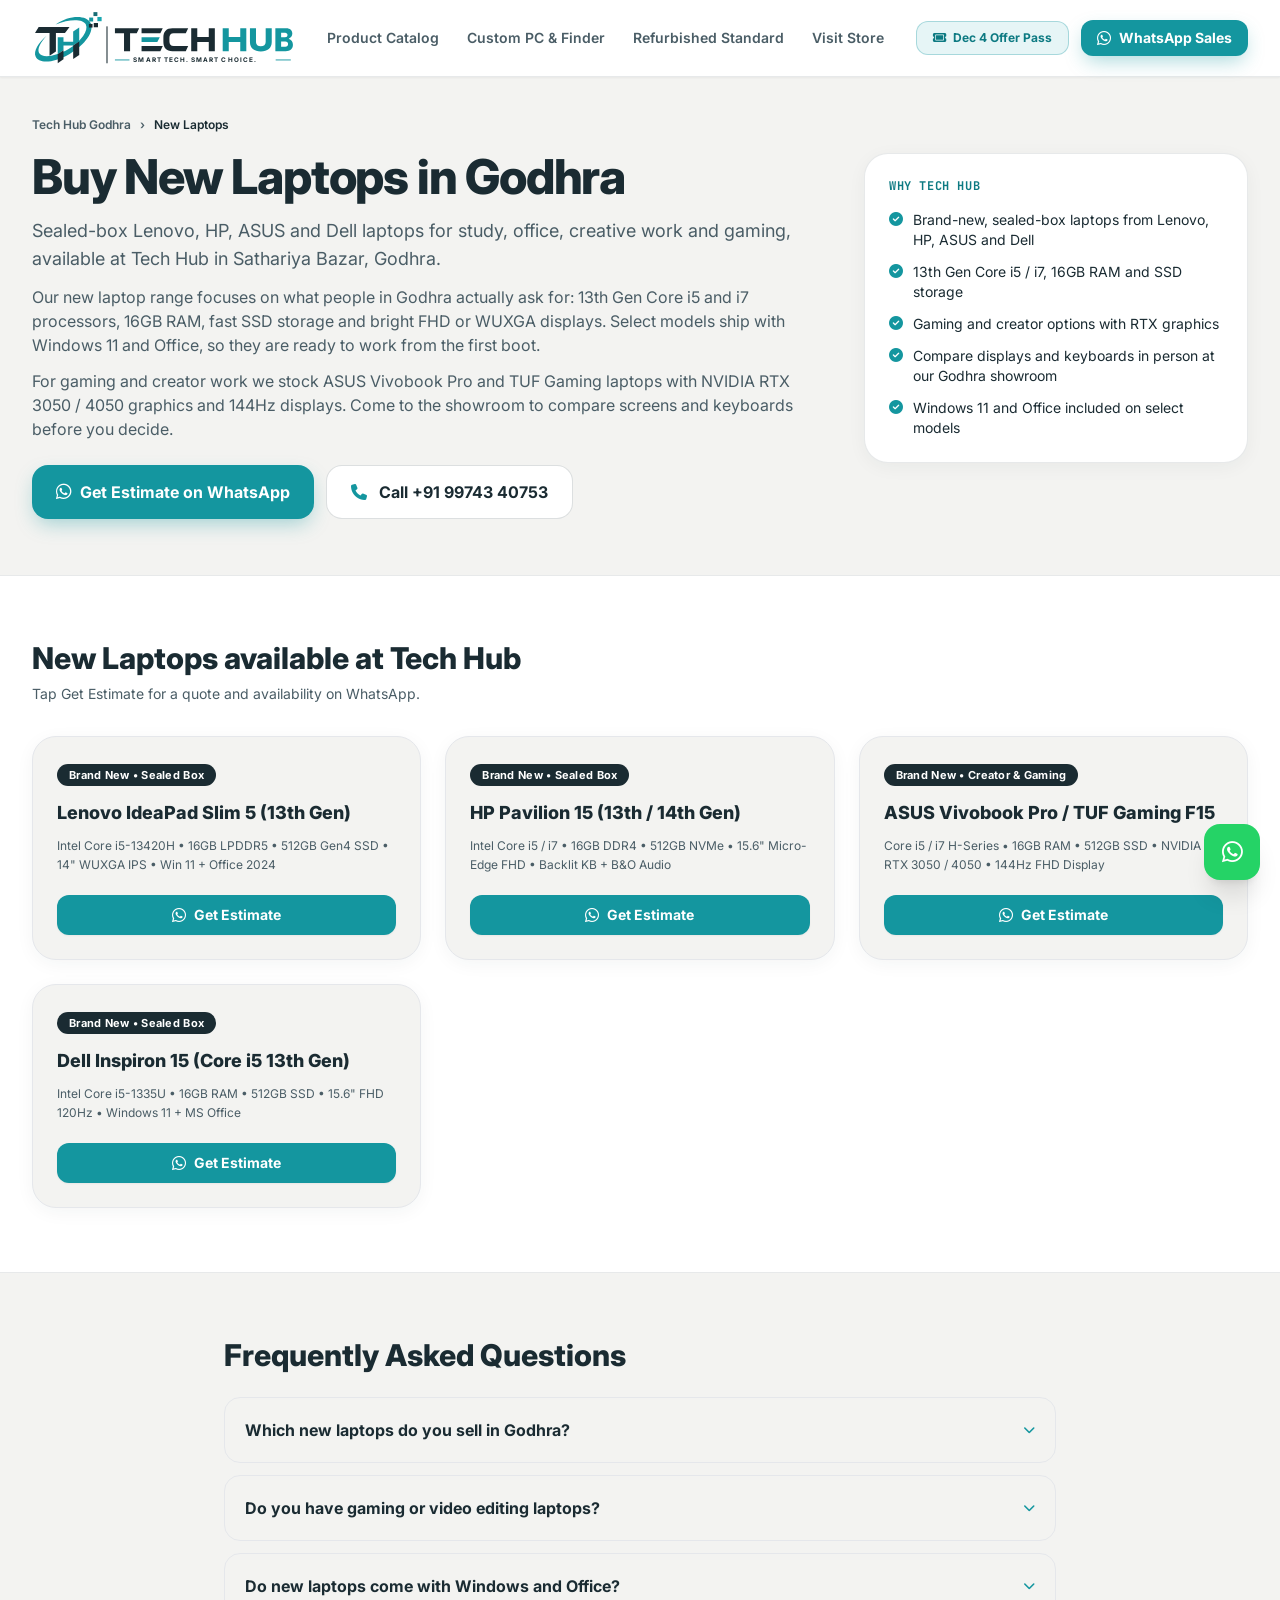
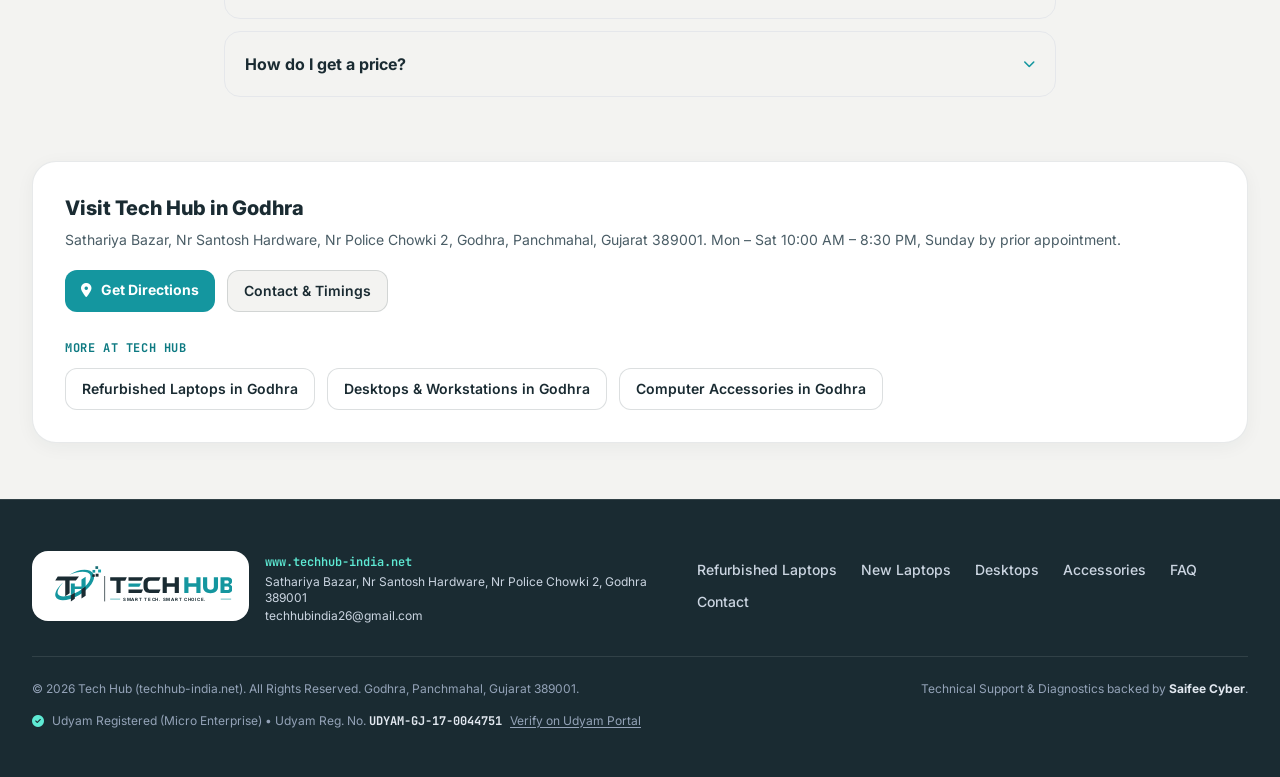
<file: new-laptops-godhra.html>
<!DOCTYPE html>
<html lang="en-IN" class="scroll-smooth">
<head>
  <meta charset="UTF-8" />
  <meta name="viewport" content="width=device-width, initial-scale=1.0" />
  <title>Buy New Laptops in Godhra | Lenovo, HP, ASUS, Dell | Tech Hub</title>
  <meta name="description" content="Brand-new sealed-box laptops in Godhra: Lenovo IdeaPad, HP Pavilion, ASUS Vivobook and TUF Gaming, Dell Inspiron. Core i5 / i7, 16GB RAM, SSD. Get an estimate at Tech Hub." />
  <meta name="robots" content="index, follow, max-image-preview:large, max-snippet:-1" />
  <meta name="theme-color" content="#1A2B32" />
  <link rel="canonical" href="https://www.techhub-india.net/new-laptops-godhra" />
  <link rel="alternate" hreflang="en-IN" href="https://www.techhub-india.net/new-laptops-godhra" />
  <link rel="icon" type="image/svg+xml" href="data:image/svg+xml,%3Csvg%20xmlns=%27http://www.w3.org/2000/svg%27%20viewBox=%2728%2012%20226%20176%27%3E%3Cpath%20d=%27M%2098%2056%20C%20142%2025%2C%20200%2023%2C%20214%2052%20C%20226%2078%2C%20198%20122%2C%20143%20154%20C%2091%20184%2C%2042%20186%2C%2032%20162%20C%2024%20144%2C%2041%20116%2C%2068%2093%20C%2048%20115%2C%2037%20136%2C%2043%20149%20C%2052%20168%2C%2096%20163%2C%20141%20137%20C%20184%20111%2C%20207%2075%2C%20198%2056%20C%20189%2037%2C%20143%2037%2C%2098%2056%20Z%27%20fill=%27%2314969F%27/%3E%3Cpath%20d=%27M%2042%2064%20H%20144%20L%20129%2084%20H%2099%20V%20145%20L%2078%20159%20V%2084%20H%2030%20L%2042%2064%20Z%27%20fill=%27%231A2B32%27/%3E%3Cpath%20d=%27M%20105%2098%20H%20124%20V%20113%20H%20156%20V%2079%20L%20176%2066%20V%20112%20L%20156%20125%20H%20124%20V%20141%20L%20105%20154%20V%2098%20Z%27%20fill=%27%2314969F%27/%3E%3Cpath%20d=%27M%20105%20154%20L%20124%20141%20V%20171%20L%20105%20184%20V%20154%20Z%20M%20156%20125%20L%20176%20112%20V%20157%20L%20156%20170%20V%20125%20Z%27%20fill=%27%231A2B32%27/%3E%3C/svg%3E" />
  <meta name="geo.region" content="IN-GJ" />
  <meta name="geo.placename" content="Godhra, Panchmahal, Gujarat" />
  <meta property="og:type" content="website" />
  <meta property="og:site_name" content="Tech Hub" />
  <meta property="og:locale" content="en_IN" />
  <meta property="og:title" content="Buy New Laptops in Godhra | Lenovo, HP, ASUS, Dell | Tech Hub" />
  <meta property="og:description" content="Brand-new sealed-box laptops in Godhra: Lenovo IdeaPad, HP Pavilion, ASUS Vivobook and TUF Gaming, Dell Inspiron. Core i5 / i7, 16GB RAM, SSD. Get an estimate at Tech Hub." />
  <meta property="og:url" content="https://www.techhub-india.net/new-laptops-godhra" />
  <meta property="og:image" content="https://www.techhub-india.net/og-image.png" />
  <meta name="twitter:card" content="summary_large_image" />
  <meta name="twitter:title" content="Buy New Laptops in Godhra | Lenovo, HP, ASUS, Dell | Tech Hub" />
  <meta name="twitter:description" content="Brand-new sealed-box laptops in Godhra: Lenovo IdeaPad, HP Pavilion, ASUS Vivobook and TUF Gaming, Dell Inspiron. Core i5 / i7, 16GB RAM, SSD. Get an estimate at Tech Hub." />
  <meta name="twitter:image" content="https://www.techhub-india.net/og-image.png" />
  <link rel="preconnect" href="https://fonts.googleapis.com" />
  <link rel="preconnect" href="https://fonts.gstatic.com" crossorigin />
  <link href="https://fonts.googleapis.com/css2?family=Inter:wght@400;500;600;700;800&family=JetBrains+Mono:wght@500;700&display=swap" rel="stylesheet" />
  <link rel="stylesheet" href="/assets/site.css" />
  <link rel="stylesheet" href="/assets/fa.css" />
  <script type="application/ld+json">{"@context": "https://schema.org", "@type": "BreadcrumbList", "itemListElement": [{"@type": "ListItem", "position": 1, "name": "Tech Hub Godhra", "item": "https://www.techhub-india.net/"}, {"@type": "ListItem", "position": 2, "name": "Buy New Laptops in Godhra", "item": "https://www.techhub-india.net/new-laptops-godhra"}]}</script>
  <script type="application/ld+json">{"@context": "https://schema.org", "@type": "CollectionPage", "name": "Buy New Laptops in Godhra", "url": "https://www.techhub-india.net/new-laptops-godhra", "description": "Brand-new sealed-box laptops in Godhra: Lenovo IdeaPad, HP Pavilion, ASUS Vivobook and TUF Gaming, Dell Inspiron. Core i5 / i7, 16GB RAM, SSD. Get an estimate at Tech Hub.", "inLanguage": "en-IN", "isPartOf": {"@type": "WebSite", "name": "Tech Hub", "url": "https://www.techhub-india.net/"}, "about": {"@id": "https://www.techhub-india.net/#store"}, "mainEntity": {"@type": "ItemList", "itemListElement": [{"@type": "ListItem", "position": 1, "name": "Lenovo IdeaPad Slim 5 (13th Gen)"}, {"@type": "ListItem", "position": 2, "name": "HP Pavilion 15 (13th / 14th Gen)"}, {"@type": "ListItem", "position": 3, "name": "ASUS Vivobook Pro / TUF Gaming F15"}, {"@type": "ListItem", "position": 4, "name": "Dell Inspiron 15 (Core i5 13th Gen)"}]}}</script>
  <script type="application/ld+json">{"@context": "https://schema.org", "@type": "FAQPage", "mainEntity": [{"@type": "Question", "name": "Which new laptops do you sell in Godhra?", "acceptedAnswer": {"@type": "Answer", "text": "We sell Lenovo IdeaPad Slim 5, HP Pavilion 15, ASUS Vivobook Pro / TUF Gaming F15 and Dell Inspiron 15, all brand new in sealed boxes."}}, {"@type": "Question", "name": "Do you have gaming or video editing laptops?", "acceptedAnswer": {"@type": "Answer", "text": "Yes. ASUS Vivobook Pro and TUF Gaming F15 with Core i5 / i7 H-series processors, 16GB RAM, 512GB SSD and NVIDIA RTX 3050 / 4050 graphics."}}, {"@type": "Question", "name": "Do new laptops come with Windows and Office?", "acceptedAnswer": {"@type": "Answer", "text": "Select models come with Windows 11 and Office. Ask us about the exact model when you request an estimate."}}, {"@type": "Question", "name": "How do I get a price?", "acceptedAnswer": {"@type": "Answer", "text": "Tap Get Estimate on any laptop below, or call +91 99743 40753. Our team shares an estimate on WhatsApp."}}]}</script>
</head>
<body class="bg-canvas text-slateink font-sans antialiased selection:bg-tealbrand selection:text-white overflow-x-hidden">

  <header class="sticky top-0 z-40 bg-surface/95 backdrop-blur-md border-b border-slateink/10 shadow-sm">
    <div class="max-w-7xl mx-auto px-4 sm:px-6 lg:px-8">
      <div class="flex items-center justify-between py-2.5">
        <!-- Full Horizontal Brand Lockup matching Uploaded Banner -->
        <a href="/" class="flex items-center gap-3 group" aria-label="Tech Hub Home">
          <div class="h-10 sm:h-12 lg:h-14 w-auto flex items-center">
            <svg viewBox="20 8 872 185" class="h-full w-auto" fill="none" xmlns="http://www.w3.org/2000/svg" role="img" aria-label="Tech Hub Smart Tech Smart Choice">
              <path d="M 98 56 C 142 25, 200 23, 214 52 C 226 78, 198 122, 143 154 C 91 184, 42 186, 32 162 C 24 144, 41 116, 68 93 C 48 115, 37 136, 43 149 C 52 168, 96 163, 141 137 C 184 111, 207 75, 198 56 C 189 37, 143 37, 98 56 Z" fill="#14969F"/>
              <path d="M 42 64 H 144 L 129 84 H 99 V 145 L 78 159 V 84 H 30 L 42 64 Z" fill="#1A2B32"/>
              <path d="M 105 98 H 124 V 113 H 156 V 79 L 176 66 V 112 L 156 125 H 124 V 141 L 105 154 V 98 Z" fill="#14969F"/>
              <path d="M 105 154 L 124 141 V 171 L 105 184 V 154 Z" fill="#1A2B32"/>
              <path d="M 156 125 L 176 112 V 157 L 156 170 V 125 Z" fill="#1A2B32"/>
              <rect x="223" y="15" width="13" height="13" fill="#186D75"/>
              <rect x="209" y="33" width="13" height="13" fill="#14969F"/>
              <rect x="236" y="31" width="14" height="14" fill="#19A7B0"/>
              <rect x="208" y="54" width="12" height="12" fill="#1A2B32"/>
              <rect x="224" y="51" width="14" height="14" fill="#1A2B32"/>
              <rect x="266" y="62" width="3.5" height="122" fill="#1A2B32"/>
              <path d="M 294 68 H 374 L 366 85 H 344 V 144 H 324 V 85 H 294 V 68 Z" fill="#1A2B32"/>
              <path d="M 382 68 H 452 L 444 85 H 382 V 68 Z" fill="#1A2B32"/>
              <path d="M 382 98 H 442 L 434 114 H 382 V 98 Z" fill="#14969F"/>
              <path d="M 382 127 H 452 L 444 144 H 382 V 127 Z" fill="#1A2B32"/>
              <path d="M 484 68 H 536 L 528 85 H 488 C 478 85 474 91 474 100 V 112 C 474 121 478 127 488 127 H 536 L 528 144 H 484 C 464 144 454 133 454 113 V 99 C 454 79 464 68 484 68 Z" fill="#1A2B32"/>
              <path d="M 546 68 H 566 V 97 H 604 V 68 H 624 V 144 H 604 V 114 H 566 V 144 H 546 V 68 Z" fill="#1A2B32"/>
              <path d="M 650 68 H 670 V 97 H 708 V 68 H 728 V 144 H 708 V 114 H 670 V 144 H 650 V 68 Z" fill="#14969F"/>
              <path d="M 740 68 H 760 V 114 C 760 123 766 128 776 128 C 786 128 792 123 792 114 V 68 H 812 V 114 C 812 134 798 145 776 145 C 754 145 740 134 740 114 V 68 Z" fill="#14969F"/>
              <path d="M 824 68 H 860 C 873 68 880 75 880 86 C 880 94 875 100 868 103 C 877 106 882 113 882 123 C 882 136 873 144 858 144 H 824 V 68 Z M 843 83 V 98 H 856 C 861 98 864 95 864 90.5 C 864 86 861 83 856 83 H 843 Z M 843 112 V 129 H 857 C 863 129 866 126 866 120.5 C 866 115 863 112 857 112 H 843 Z" fill="#14969F"/>
              <line x1="294" y1="173" x2="342" y2="173" stroke="#14969F" stroke-width="3"/>
              <text x="355" y="180" fill="#1A2B32" font-family="Inter, sans-serif" font-weight="700" font-size="21" letter-spacing="3.5">SMART TECH. SMART CHOICE.</text>
              <line x1="825" y1="173" x2="875" y2="173" stroke="#14969F" stroke-width="3"/>
            </svg>
          </div>
        </a>

        <!-- Desktop Navigation Links -->
        <nav class="hidden xl:flex items-center gap-7 text-sm font-semibold text-slatemuted whitespace-nowrap">
          <a href="/#catalog" class="hover:text-tealbrand transition">Product Catalog</a>
          <a href="/#estimator" class="hover:text-tealbrand transition">Custom PC &amp; Finder</a>
          <a href="/#assurance" class="hover:text-tealbrand transition">Refurbished Standard</a>
          <a href="/#location" class="hover:text-tealbrand transition">Visit Store</a>
        </nav>

        <!-- Header Action Buttons -->
        <div class="hidden sm:flex items-center gap-3">
          <a href="/?pass=1" class="whitespace-nowrap px-4 py-2 rounded-xl text-xs font-bold bg-teallight hover:bg-tealbrand/20 text-tealdark border border-tealbrand/30 transition cursor-pointer">
            <i class="fa-solid fa-ticket mr-1.5"></i>Dec 4 Offer Pass
          </a>
          <a href="https://wa.me/919974340753?text=Hello%20Tech%20Hub%20Godhra%20(techhub-india.net)!%20I%20want%20to%20enquire%20about%20laptops%2C%20desktops%2C%20or%20accessories." target="_blank" rel="noopener noreferrer" class="whitespace-nowrap px-4 py-2 rounded-xl text-xs sm:text-sm font-bold bg-tealbrand hover:bg-tealdark text-white shadow-teal-btn transition flex items-center gap-2">
            <i class="fa-brands fa-whatsapp text-base"></i> WhatsApp Sales
          </a>
        </div>

        <!-- Mobile Menu Toggle -->
        <button id="mobile-menu-btn" aria-label="Toggle Menu" class="xl:hidden p-2.5 rounded-xl bg-canvas border border-slateink/15 text-slateink hover:text-tealbrand">
          <i class="fa-solid fa-bars text-lg"></i>
        </button>
      </div>
    </div>

    <!-- Mobile Dropdown Navigation -->
    <div id="mobile-menu" class="hidden xl:hidden bg-surface border-t border-slateink/10 px-4 pt-3 pb-5 space-y-2 shadow-lg">
      <a href="/#catalog" class="mobile-link block px-3.5 py-2.5 rounded-xl text-slateink hover:bg-teallight hover:text-tealdark font-semibold">Product Catalog</a>
      <a href="/#estimator" class="mobile-link block px-3.5 py-2.5 rounded-xl text-slateink hover:bg-teallight hover:text-tealdark font-semibold">Custom PC &amp; Device Finder</a>
      <a href="/#assurance" class="mobile-link block px-3.5 py-2.5 rounded-xl text-slateink hover:bg-teallight hover:text-tealdark font-semibold">32-Point Refurbished Standard</a>
      <a href="/#location" class="mobile-link block px-3.5 py-2.5 rounded-xl text-slateink hover:bg-teallight hover:text-tealdark font-semibold">Godhra Store Location &amp; Contacts</a>
      <div class="pt-3 grid grid-cols-2 gap-2.5">
        <a href="/?pass=1" class="w-full py-2.5 rounded-xl text-xs font-bold bg-teallight text-tealdark border border-tealbrand/30">
          Claim Offer Pass
        </a>
        <a href="https://wa.me/919974340753?text=Hello%20Tech%20Hub%20Godhra!" target="_blank" rel="noopener noreferrer" class="w-full py-2.5 rounded-xl text-xs font-bold bg-tealbrand text-white text-center">
          <i class="fa-brands fa-whatsapp mr-1"></i> WhatsApp
        </a>
      </div>
    </div>
  </header>

  <main id="main">
    <section class="pt-6 pb-10 sm:pt-10 sm:pb-14">
      <div class="max-w-7xl mx-auto px-4 sm:px-6 lg:px-8">
        <nav aria-label="Breadcrumb" class="text-xs font-semibold text-slatemuted">
          <a href="/" class="hover:text-tealbrand transition">Tech Hub Godhra</a> <span class="mx-1.5">&rsaquo;</span> <span class="text-slateink">New Laptops</span>
        </nav>
        <div class="grid lg:grid-cols-12 gap-8 mt-5 items-start">
          <div class="lg:col-span-8">
            <h1 class="text-3xl sm:text-4xl lg:text-5xl font-extrabold tracking-tight text-slateink leading-[1.12]">Buy New Laptops in Godhra</h1>
            <p class="text-base sm:text-lg text-slatemuted leading-relaxed mt-4 max-w-3xl">Sealed-box Lenovo, HP, ASUS and Dell laptops for study, office, creative work and gaming, available at Tech Hub in Sathariya Bazar, Godhra.</p>
            <p class="text-sm sm:text-base text-slatemuted leading-relaxed mt-3">Our new laptop range focuses on what people in Godhra actually ask for: 13th Gen Core i5 and i7 processors, 16GB RAM, fast SSD storage and bright FHD or WUXGA displays. Select models ship with Windows 11 and Office, so they are ready to work from the first boot.</p><p class="text-sm sm:text-base text-slatemuted leading-relaxed mt-3">For gaming and creator work we stock ASUS Vivobook Pro and TUF Gaming laptops with NVIDIA RTX 3050 / 4050 graphics and 144Hz displays. Come to the showroom to compare screens and keyboards before you decide.</p>
            <div class="flex flex-col sm:flex-row gap-3 mt-6">
              <a href="https://wa.me/919974340753?text=Hello%20Tech%20Hub%20Godhra%20%28techhub-india.net%29%21%20I%20would%20like%20an%20estimate%20for%20new%20laptops." target="_blank" rel="noopener noreferrer" class="px-6 py-3.5 rounded-2xl bg-tealbrand hover:bg-tealdark text-white font-bold text-base text-center shadow-teal-btn transition flex items-center justify-center gap-2"><i class="fa-brands fa-whatsapp text-lg"></i> Get Estimate on WhatsApp</a>
              <a href="tel:+919974340753" class="px-6 py-3.5 rounded-2xl bg-surface hover:bg-teallight/60 text-slateink font-bold text-base border border-slateink/15 hover:border-tealbrand transition text-center"><i class="fa-solid fa-phone mr-2 text-tealbrand"></i> Call +91 99743 40753</a>
            </div>
          </div>
          <aside class="lg:col-span-4 bg-surface border border-slateink/10 rounded-3xl p-6 shadow-card">
            <h2 class="text-xs font-mono font-bold uppercase tracking-wider text-tealdark">Why Tech Hub</h2>
            <ul class="mt-4 space-y-3">
          <li class="flex items-start gap-2.5 text-sm text-slateink"><i class="fa-solid fa-circle-check text-tealbrand mt-0.5"></i><span>Brand-new, sealed-box laptops from Lenovo, HP, ASUS and Dell</span></li>
          <li class="flex items-start gap-2.5 text-sm text-slateink"><i class="fa-solid fa-circle-check text-tealbrand mt-0.5"></i><span>13th Gen Core i5 / i7, 16GB RAM and SSD storage</span></li>
          <li class="flex items-start gap-2.5 text-sm text-slateink"><i class="fa-solid fa-circle-check text-tealbrand mt-0.5"></i><span>Gaming and creator options with RTX graphics</span></li>
          <li class="flex items-start gap-2.5 text-sm text-slateink"><i class="fa-solid fa-circle-check text-tealbrand mt-0.5"></i><span>Compare displays and keyboards in person at our Godhra showroom</span></li>
          <li class="flex items-start gap-2.5 text-sm text-slateink"><i class="fa-solid fa-circle-check text-tealbrand mt-0.5"></i><span>Windows 11 and Office included on select models</span></li>
            </ul>
          </aside>
        </div>
      </div>
    </section>

    <section class="py-12 sm:py-16 bg-surface border-y border-slateink/10">
      <div class="max-w-7xl mx-auto px-4 sm:px-6 lg:px-8">
        <h2 class="text-2xl sm:text-3xl font-extrabold text-slateink">New Laptops available at Tech Hub</h2>
        <p class="text-sm text-slatemuted mt-2 max-w-2xl">Tap Get Estimate for a quote and availability on WhatsApp.</p>
        <div class="grid sm:grid-cols-2 lg:grid-cols-3 gap-5 sm:gap-6 mt-8">
        <article class="bg-canvas border border-slateink/12 hover:border-tealbrand rounded-3xl p-6 flex flex-col justify-between transition shadow-card hover:shadow-card-hover">
          <div>
            <span class="px-3 py-1 rounded-full text-[11px] font-bold tracking-wide bg-slateink text-white">Brand New • Sealed Box</span>
            <h3 class="text-lg font-extrabold text-slateink mt-4 leading-snug break-words">Lenovo IdeaPad Slim 5 (13th Gen)</h3>
            <p class="text-xs text-slatemuted mt-2.5 leading-relaxed">Intel Core i5-13420H • 16GB LPDDR5 • 512GB Gen4 SSD • 14&quot; WUXGA IPS • Win 11 + Office 2024</p>
          </div>
          <a href="https://wa.me/919974340753?text=Hello%20Tech%20Hub%20Godhra%20%28techhub-india.net%29%21%20I%20would%20like%20an%20estimate%20for%3A%0A%E2%80%A2%20Product%3A%20Lenovo%20IdeaPad%20Slim%205%20%2813th%20Gen%29%0APlease%20share%20an%20estimate%20and%20confirm%20availability." target="_blank" rel="noopener noreferrer" class="mt-5 w-full py-2.5 px-4 rounded-xl bg-tealbrand hover:bg-tealdark text-white font-bold text-xs sm:text-sm text-center transition flex items-center justify-center gap-2 shadow-sm">
            <i class="fa-brands fa-whatsapp text-base"></i> Get Estimate
          </a>
        </article>
        <article class="bg-canvas border border-slateink/12 hover:border-tealbrand rounded-3xl p-6 flex flex-col justify-between transition shadow-card hover:shadow-card-hover">
          <div>
            <span class="px-3 py-1 rounded-full text-[11px] font-bold tracking-wide bg-slateink text-white">Brand New • Sealed Box</span>
            <h3 class="text-lg font-extrabold text-slateink mt-4 leading-snug break-words">HP Pavilion 15 (13th / 14th Gen)</h3>
            <p class="text-xs text-slatemuted mt-2.5 leading-relaxed">Intel Core i5 / i7 • 16GB DDR4 • 512GB NVMe • 15.6&quot; Micro-Edge FHD • Backlit KB + B&amp;O Audio</p>
          </div>
          <a href="https://wa.me/919974340753?text=Hello%20Tech%20Hub%20Godhra%20%28techhub-india.net%29%21%20I%20would%20like%20an%20estimate%20for%3A%0A%E2%80%A2%20Product%3A%20HP%20Pavilion%2015%20%2813th%20/%2014th%20Gen%29%0APlease%20share%20an%20estimate%20and%20confirm%20availability." target="_blank" rel="noopener noreferrer" class="mt-5 w-full py-2.5 px-4 rounded-xl bg-tealbrand hover:bg-tealdark text-white font-bold text-xs sm:text-sm text-center transition flex items-center justify-center gap-2 shadow-sm">
            <i class="fa-brands fa-whatsapp text-base"></i> Get Estimate
          </a>
        </article>
        <article class="bg-canvas border border-slateink/12 hover:border-tealbrand rounded-3xl p-6 flex flex-col justify-between transition shadow-card hover:shadow-card-hover">
          <div>
            <span class="px-3 py-1 rounded-full text-[11px] font-bold tracking-wide bg-slateink text-white">Brand New • Creator &amp; Gaming</span>
            <h3 class="text-lg font-extrabold text-slateink mt-4 leading-snug break-words">ASUS Vivobook Pro / TUF Gaming F15</h3>
            <p class="text-xs text-slatemuted mt-2.5 leading-relaxed">Core i5 / i7 H-Series • 16GB RAM • 512GB SSD • NVIDIA RTX 3050 / 4050 • 144Hz FHD Display</p>
          </div>
          <a href="https://wa.me/919974340753?text=Hello%20Tech%20Hub%20Godhra%20%28techhub-india.net%29%21%20I%20would%20like%20an%20estimate%20for%3A%0A%E2%80%A2%20Product%3A%20ASUS%20Vivobook%20Pro%20/%20TUF%20Gaming%20F15%0APlease%20share%20an%20estimate%20and%20confirm%20availability." target="_blank" rel="noopener noreferrer" class="mt-5 w-full py-2.5 px-4 rounded-xl bg-tealbrand hover:bg-tealdark text-white font-bold text-xs sm:text-sm text-center transition flex items-center justify-center gap-2 shadow-sm">
            <i class="fa-brands fa-whatsapp text-base"></i> Get Estimate
          </a>
        </article>
        <article class="bg-canvas border border-slateink/12 hover:border-tealbrand rounded-3xl p-6 flex flex-col justify-between transition shadow-card hover:shadow-card-hover">
          <div>
            <span class="px-3 py-1 rounded-full text-[11px] font-bold tracking-wide bg-slateink text-white">Brand New • Sealed Box</span>
            <h3 class="text-lg font-extrabold text-slateink mt-4 leading-snug break-words">Dell Inspiron 15 (Core i5 13th Gen)</h3>
            <p class="text-xs text-slatemuted mt-2.5 leading-relaxed">Intel Core i5-1335U • 16GB RAM • 512GB SSD • 15.6&quot; FHD 120Hz • Windows 11 + MS Office</p>
          </div>
          <a href="https://wa.me/919974340753?text=Hello%20Tech%20Hub%20Godhra%20%28techhub-india.net%29%21%20I%20would%20like%20an%20estimate%20for%3A%0A%E2%80%A2%20Product%3A%20Dell%20Inspiron%2015%20%28Core%20i5%2013th%20Gen%29%0APlease%20share%20an%20estimate%20and%20confirm%20availability." target="_blank" rel="noopener noreferrer" class="mt-5 w-full py-2.5 px-4 rounded-xl bg-tealbrand hover:bg-tealdark text-white font-bold text-xs sm:text-sm text-center transition flex items-center justify-center gap-2 shadow-sm">
            <i class="fa-brands fa-whatsapp text-base"></i> Get Estimate
          </a>
        </article>
        </div>
      </div>
    </section>

    <section class="py-12 sm:py-16">
      <div class="max-w-4xl mx-auto px-4 sm:px-6 lg:px-8">
        <h2 class="text-2xl sm:text-3xl font-extrabold text-slateink">Frequently Asked Questions</h2>
        <div class="mt-6 space-y-3">
        <details class="group bg-canvas border border-slateink/12 rounded-2xl p-5">
          <summary class="flex items-center justify-between gap-4 cursor-pointer font-bold text-slateink text-sm sm:text-base list-none">
            <span>Which new laptops do you sell in Godhra?</span>
            <i class="fa-solid fa-chevron-down text-tealbrand text-xs transition group-open:rotate-180"></i>
          </summary>
          <p class="mt-3 text-sm text-slatemuted leading-relaxed">We sell Lenovo IdeaPad Slim 5, HP Pavilion 15, ASUS Vivobook Pro / TUF Gaming F15 and Dell Inspiron 15, all brand new in sealed boxes.</p>
        </details>
        <details class="group bg-canvas border border-slateink/12 rounded-2xl p-5">
          <summary class="flex items-center justify-between gap-4 cursor-pointer font-bold text-slateink text-sm sm:text-base list-none">
            <span>Do you have gaming or video editing laptops?</span>
            <i class="fa-solid fa-chevron-down text-tealbrand text-xs transition group-open:rotate-180"></i>
          </summary>
          <p class="mt-3 text-sm text-slatemuted leading-relaxed">Yes. ASUS Vivobook Pro and TUF Gaming F15 with Core i5 / i7 H-series processors, 16GB RAM, 512GB SSD and NVIDIA RTX 3050 / 4050 graphics.</p>
        </details>
        <details class="group bg-canvas border border-slateink/12 rounded-2xl p-5">
          <summary class="flex items-center justify-between gap-4 cursor-pointer font-bold text-slateink text-sm sm:text-base list-none">
            <span>Do new laptops come with Windows and Office?</span>
            <i class="fa-solid fa-chevron-down text-tealbrand text-xs transition group-open:rotate-180"></i>
          </summary>
          <p class="mt-3 text-sm text-slatemuted leading-relaxed">Select models come with Windows 11 and Office. Ask us about the exact model when you request an estimate.</p>
        </details>
        <details class="group bg-canvas border border-slateink/12 rounded-2xl p-5">
          <summary class="flex items-center justify-between gap-4 cursor-pointer font-bold text-slateink text-sm sm:text-base list-none">
            <span>How do I get a price?</span>
            <i class="fa-solid fa-chevron-down text-tealbrand text-xs transition group-open:rotate-180"></i>
          </summary>
          <p class="mt-3 text-sm text-slatemuted leading-relaxed">Tap Get Estimate on any laptop below, or call +91 99743 40753. Our team shares an estimate on WhatsApp.</p>
        </details>
        </div>
      </div>
    </section>

    <section class="pb-14">
      <div class="max-w-7xl mx-auto px-4 sm:px-6 lg:px-8">
        <div class="bg-surface border border-slateink/10 rounded-3xl p-6 sm:p-8 shadow-card">
          <h2 class="text-xl font-extrabold text-slateink">Visit Tech Hub in Godhra</h2>
          <p class="text-sm text-slatemuted mt-2">Sathariya Bazar, Nr Santosh Hardware, Nr Police Chowki 2, Godhra, Panchmahal, Gujarat 389001. Mon &ndash; Sat 10:00 AM &ndash; 8:30 PM, Sunday by prior appointment.</p>
          <div class="flex flex-wrap gap-3 mt-5">
            <a href="https://maps.google.com/?q=Sathariya+Bazar+Santosh+Hardware+Godhra+Gujarat+389001" target="_blank" rel="noopener noreferrer" class="px-4 py-2.5 rounded-xl bg-tealbrand hover:bg-tealdark text-white text-sm font-bold transition"><i class="fa-solid fa-location-dot mr-1.5"></i> Get Directions</a>
            <a href="/#location" class="px-4 py-2.5 rounded-xl bg-canvas border border-slateink/15 hover:border-tealbrand text-sm font-semibold text-slateink transition">Contact &amp; Timings</a>
          </div>
          <h3 class="text-xs font-mono font-bold uppercase tracking-wider text-tealdark mt-7">More at Tech Hub</h3>
          <div class="flex flex-wrap gap-3 mt-3">
          <a href="/refurbished-laptops-godhra" class="px-4 py-2.5 rounded-xl bg-surface border border-slateink/15 hover:border-tealbrand text-sm font-semibold text-slateink transition">Refurbished Laptops in Godhra</a>
          <a href="/custom-desktop-pc-godhra" class="px-4 py-2.5 rounded-xl bg-surface border border-slateink/15 hover:border-tealbrand text-sm font-semibold text-slateink transition">Desktops &amp; Workstations in Godhra</a>
          <a href="/computer-accessories-godhra" class="px-4 py-2.5 rounded-xl bg-surface border border-slateink/15 hover:border-tealbrand text-sm font-semibold text-slateink transition">Computer Accessories in Godhra</a>
          </div>
        </div>
      </div>
    </section>
  </main>

  <footer class="bg-slateink text-white border-t border-white/10 py-12">
    <div class="max-w-7xl mx-auto px-4 sm:px-6 lg:px-8">
      <div class="flex flex-col md:flex-row items-start md:items-center justify-between gap-6 pb-8 border-b border-white/10">
        <!-- Footer Full Horizontal Brand Lockup -->
        <div class="flex flex-col sm:flex-row items-start sm:items-center gap-4">
          <div class="bg-surface rounded-2xl px-4 py-2.5 border border-white/15 shadow-sm">
            <svg viewBox="0 0 880 220" class="h-11 sm:h-12 w-auto" fill="none" xmlns="http://www.w3.org/2000/svg" role="img" aria-label="Tech Hub Smart Tech Smart Choice">
              <path d="M 98 56 C 142 25, 200 23, 214 52 C 226 78, 198 122, 143 154 C 91 184, 42 186, 32 162 C 24 144, 41 116, 68 93 C 48 115, 37 136, 43 149 C 52 168, 96 163, 141 137 C 184 111, 207 75, 198 56 C 189 37, 143 37, 98 56 Z" fill="#14969F"/>
              <path d="M 42 64 H 144 L 129 84 H 99 V 145 L 78 159 V 84 H 30 L 42 64 Z" fill="#1A2B32"/>
              <path d="M 105 98 H 124 V 113 H 156 V 79 L 176 66 V 112 L 156 125 H 124 V 141 L 105 154 V 98 Z" fill="#14969F"/>
              <path d="M 105 154 L 124 141 V 171 L 105 184 V 154 Z" fill="#1A2B32"/>
              <path d="M 156 125 L 176 112 V 157 L 156 170 V 125 Z" fill="#1A2B32"/>
              <rect x="223" y="15" width="13" height="13" fill="#186D75"/>
              <rect x="209" y="33" width="13" height="13" fill="#14969F"/>
              <rect x="236" y="31" width="14" height="14" fill="#19A7B0"/>
              <rect x="208" y="54" width="12" height="12" fill="#1A2B32"/>
              <rect x="224" y="51" width="14" height="14" fill="#1A2B32"/>
              <rect x="266" y="62" width="3.5" height="122" fill="#1A2B32"/>
              <path d="M 294 68 H 374 L 366 85 H 344 V 144 H 324 V 85 H 294 V 68 Z" fill="#1A2B32"/>
              <path d="M 382 68 H 452 L 444 85 H 382 V 68 Z" fill="#1A2B32"/>
              <path d="M 382 98 H 442 L 434 114 H 382 V 98 Z" fill="#14969F"/>
              <path d="M 382 127 H 452 L 444 144 H 382 V 127 Z" fill="#1A2B32"/>
              <path d="M 484 68 H 536 L 528 85 H 488 C 478 85 474 91 474 100 V 112 C 474 121 478 127 488 127 H 536 L 528 144 H 484 C 464 144 454 133 454 113 V 99 C 454 79 464 68 484 68 Z" fill="#1A2B32"/>
              <path d="M 546 68 H 566 V 97 H 604 V 68 H 624 V 144 H 604 V 114 H 566 V 144 H 546 V 68 Z" fill="#1A2B32"/>
              <path d="M 650 68 H 670 V 97 H 708 V 68 H 728 V 144 H 708 V 114 H 670 V 144 H 650 V 68 Z" fill="#14969F"/>
              <path d="M 740 68 H 760 V 114 C 760 123 766 128 776 128 C 786 128 792 123 792 114 V 68 H 812 V 114 C 812 134 798 145 776 145 C 754 145 740 134 740 114 V 68 Z" fill="#14969F"/>
              <path d="M 824 68 H 860 C 873 68 880 75 880 86 C 880 94 875 100 868 103 C 877 106 882 113 882 123 C 882 136 873 144 858 144 H 824 V 68 Z M 843 83 V 98 H 856 C 861 98 864 95 864 90.5 C 864 86 861 83 856 83 H 843 Z M 843 112 V 129 H 857 C 863 129 866 126 866 120.5 C 866 115 863 112 857 112 H 843 Z" fill="#14969F"/>
              <line x1="294" y1="173" x2="342" y2="173" stroke="#14969F" stroke-width="3"/>
              <text x="355" y="180" fill="#1A2B32" font-family="Inter, sans-serif" font-weight="700" font-size="21" letter-spacing="3.5">SMART TECH. SMART CHOICE.</text>
              <line x1="825" y1="173" x2="875" y2="173" stroke="#14969F" stroke-width="3"/>
            </svg>
          </div>
          <div>
            <span class="text-xs font-mono text-teal-300 font-semibold">www.techhub-india.net</span>
            <p class="text-xs text-slate-300 mt-0.5">Sathariya Bazar, Nr Santosh Hardware, Nr Police Chowki 2, Godhra 389001</p>
            <a href="mailto:techhubindia26@gmail.com" class="text-xs text-slate-300 hover:text-teal-300 transition mt-0.5 block break-words">techhubindia26@gmail.com</a>
          </div>
        </div>

        <div class="flex flex-wrap gap-x-6 gap-y-3 text-xs sm:text-sm font-medium text-slate-300">
          <a href="/refurbished-laptops-godhra" class="hover:text-teal-300 transition">Refurbished Laptops</a>
          <a href="/new-laptops-godhra" class="hover:text-teal-300 transition">New Laptops</a>
          <a href="/custom-desktop-pc-godhra" class="hover:text-teal-300 transition">Desktops</a>
          <a href="/computer-accessories-godhra" class="hover:text-teal-300 transition">Accessories</a>
          <a href="/#faq" class="hover:text-teal-300 transition">FAQ</a>
          <a href="/#location" class="hover:text-teal-300 transition">Contact</a>
        </div>
      </div>

      <div class="pt-6 flex flex-col sm:flex-row items-center justify-between gap-4 text-xs text-slate-400">
        <p>&copy; 2026 Tech Hub (techhub-india.net). All Rights Reserved. Godhra, Panchmahal, Gujarat 389001.</p>
        <p>Technical Support &amp; Diagnostics backed by <strong class="text-slate-200">Saifee Cyber</strong>.</p>
      </div>

      <div class="pt-4 flex flex-wrap items-center justify-center sm:justify-start gap-x-2 gap-y-1 text-xs text-slate-400">
        <i class="fa-solid fa-circle-check text-teal-300"></i>
        <span>Udyam Registered (Micro Enterprise) &bull; Udyam Reg. No. <strong class="text-slate-200 font-mono">UDYAM-GJ-17-0044751</strong></span>
        <a href="https://udyamregistration.gov.in/" target="_blank" rel="noopener noreferrer" class="underline underline-offset-2 hover:text-teal-300 transition">Verify on Udyam Portal</a>
      </div>
    </div>
  </footer>

  <!-- Floating WhatsApp Quick Button -->
  <a href="https://wa.me/919974340753?text=Hello%20Tech%20Hub%20Godhra%20(techhub-india.net)!%20I%20would%20like%20to%20enquire%20about%20a%20laptop%2C%20desktop%2C%20or%20accessory." target="_blank" rel="noopener noreferrer" aria-label="Chat on WhatsApp" class="fixed bottom-5 right-5 fab-safe z-40 w-12 h-12 sm:w-14 sm:h-14 rounded-2xl bg-[#25D366] hover:scale-105 text-white flex items-center justify-center text-2xl shadow-xl transition">
    <i class="fa-brands fa-whatsapp"></i>
  </a>

  <script src="/assets/nav.js" defer></script>
</body>
</html>
</file>
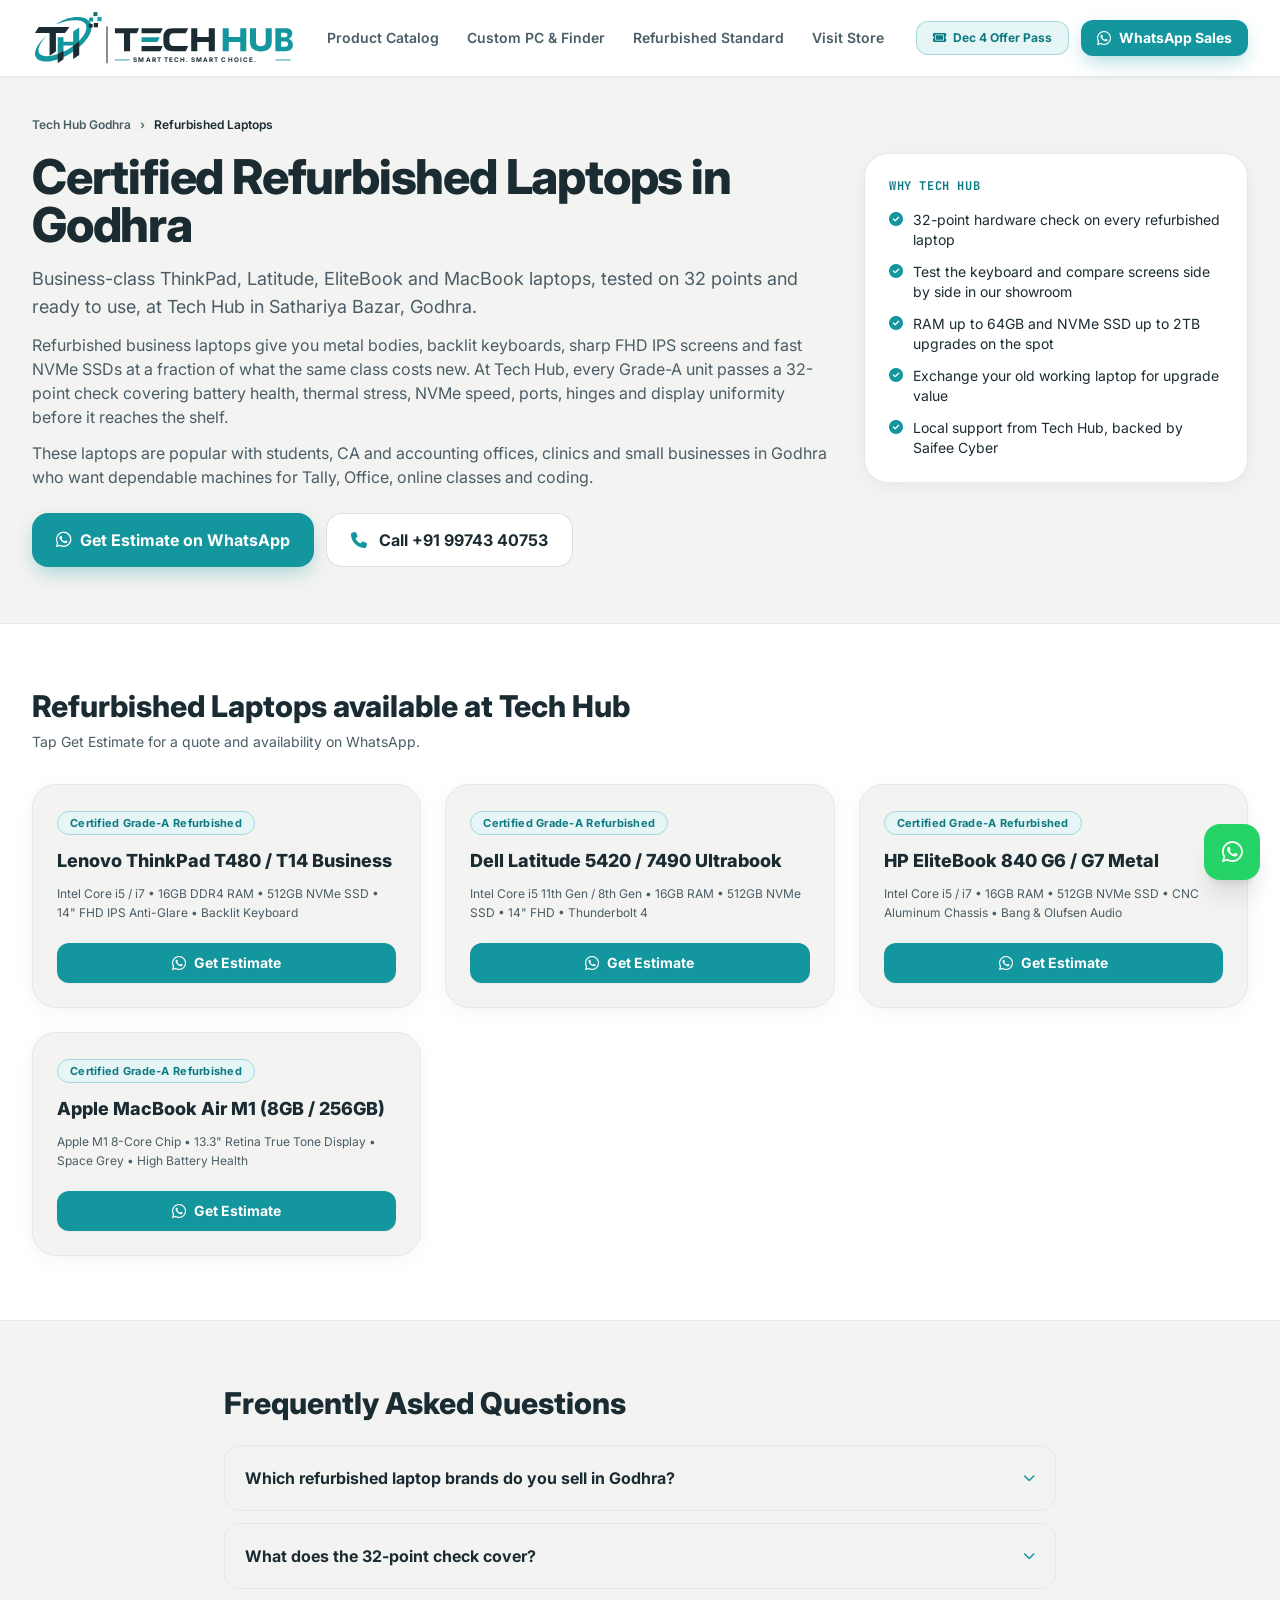
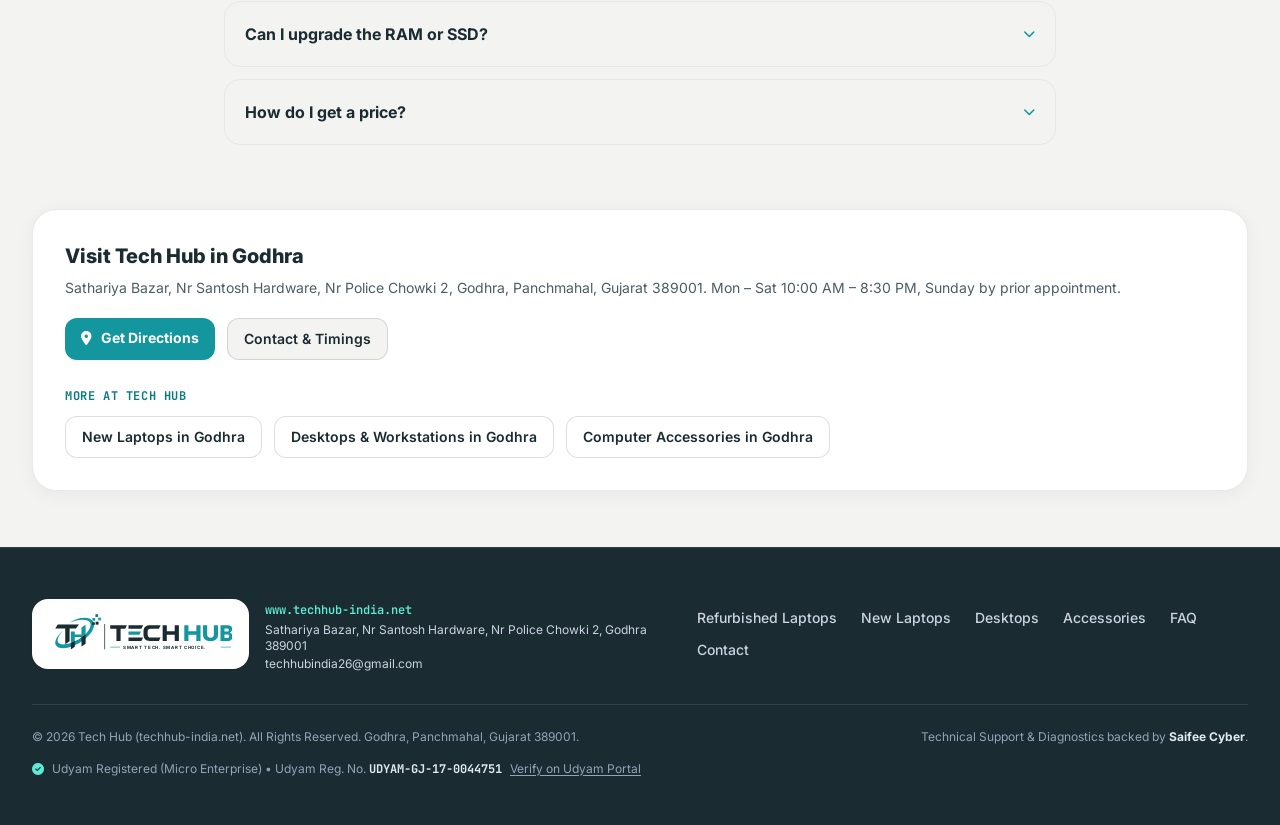
<file: refurbished-laptops-godhra.html>
<!DOCTYPE html>
<html lang="en-IN" class="scroll-smooth">
<head>
  <meta charset="UTF-8" />
  <meta name="viewport" content="width=device-width, initial-scale=1.0" />
  <title>Certified Refurbished Laptops in Godhra | ThinkPad, Latitude, EliteBook, MacBook | Tech Hub</title>
  <meta name="description" content="Buy certified Grade-A refurbished business laptops in Godhra: Lenovo ThinkPad, Dell Latitude, HP EliteBook and MacBook Air. 32-point tested. Get an estimate at Tech Hub." />
  <meta name="robots" content="index, follow, max-image-preview:large, max-snippet:-1" />
  <meta name="theme-color" content="#1A2B32" />
  <link rel="canonical" href="https://www.techhub-india.net/refurbished-laptops-godhra" />
  <link rel="alternate" hreflang="en-IN" href="https://www.techhub-india.net/refurbished-laptops-godhra" />
  <link rel="icon" type="image/svg+xml" href="data:image/svg+xml,%3Csvg%20xmlns=%27http://www.w3.org/2000/svg%27%20viewBox=%2728%2012%20226%20176%27%3E%3Cpath%20d=%27M%2098%2056%20C%20142%2025%2C%20200%2023%2C%20214%2052%20C%20226%2078%2C%20198%20122%2C%20143%20154%20C%2091%20184%2C%2042%20186%2C%2032%20162%20C%2024%20144%2C%2041%20116%2C%2068%2093%20C%2048%20115%2C%2037%20136%2C%2043%20149%20C%2052%20168%2C%2096%20163%2C%20141%20137%20C%20184%20111%2C%20207%2075%2C%20198%2056%20C%20189%2037%2C%20143%2037%2C%2098%2056%20Z%27%20fill=%27%2314969F%27/%3E%3Cpath%20d=%27M%2042%2064%20H%20144%20L%20129%2084%20H%2099%20V%20145%20L%2078%20159%20V%2084%20H%2030%20L%2042%2064%20Z%27%20fill=%27%231A2B32%27/%3E%3Cpath%20d=%27M%20105%2098%20H%20124%20V%20113%20H%20156%20V%2079%20L%20176%2066%20V%20112%20L%20156%20125%20H%20124%20V%20141%20L%20105%20154%20V%2098%20Z%27%20fill=%27%2314969F%27/%3E%3Cpath%20d=%27M%20105%20154%20L%20124%20141%20V%20171%20L%20105%20184%20V%20154%20Z%20M%20156%20125%20L%20176%20112%20V%20157%20L%20156%20170%20V%20125%20Z%27%20fill=%27%231A2B32%27/%3E%3C/svg%3E" />
  <meta name="geo.region" content="IN-GJ" />
  <meta name="geo.placename" content="Godhra, Panchmahal, Gujarat" />
  <meta property="og:type" content="website" />
  <meta property="og:site_name" content="Tech Hub" />
  <meta property="og:locale" content="en_IN" />
  <meta property="og:title" content="Certified Refurbished Laptops in Godhra | ThinkPad, Latitude, EliteBook, MacBook | Tech Hub" />
  <meta property="og:description" content="Buy certified Grade-A refurbished business laptops in Godhra: Lenovo ThinkPad, Dell Latitude, HP EliteBook and MacBook Air. 32-point tested. Get an estimate at Tech Hub." />
  <meta property="og:url" content="https://www.techhub-india.net/refurbished-laptops-godhra" />
  <meta property="og:image" content="https://www.techhub-india.net/og-image.png" />
  <meta name="twitter:card" content="summary_large_image" />
  <meta name="twitter:title" content="Certified Refurbished Laptops in Godhra | ThinkPad, Latitude, EliteBook, MacBook | Tech Hub" />
  <meta name="twitter:description" content="Buy certified Grade-A refurbished business laptops in Godhra: Lenovo ThinkPad, Dell Latitude, HP EliteBook and MacBook Air. 32-point tested. Get an estimate at Tech Hub." />
  <meta name="twitter:image" content="https://www.techhub-india.net/og-image.png" />
  <link rel="preconnect" href="https://fonts.googleapis.com" />
  <link rel="preconnect" href="https://fonts.gstatic.com" crossorigin />
  <link href="https://fonts.googleapis.com/css2?family=Inter:wght@400;500;600;700;800&family=JetBrains+Mono:wght@500;700&display=swap" rel="stylesheet" />
  <link rel="stylesheet" href="/assets/site.css" />
  <link rel="stylesheet" href="/assets/fa.css" />
  <script type="application/ld+json">{"@context": "https://schema.org", "@type": "BreadcrumbList", "itemListElement": [{"@type": "ListItem", "position": 1, "name": "Tech Hub Godhra", "item": "https://www.techhub-india.net/"}, {"@type": "ListItem", "position": 2, "name": "Certified Refurbished Laptops in Godhra", "item": "https://www.techhub-india.net/refurbished-laptops-godhra"}]}</script>
  <script type="application/ld+json">{"@context": "https://schema.org", "@type": "CollectionPage", "name": "Certified Refurbished Laptops in Godhra", "url": "https://www.techhub-india.net/refurbished-laptops-godhra", "description": "Buy certified Grade-A refurbished business laptops in Godhra: Lenovo ThinkPad, Dell Latitude, HP EliteBook and MacBook Air. 32-point tested. Get an estimate at Tech Hub.", "inLanguage": "en-IN", "isPartOf": {"@type": "WebSite", "name": "Tech Hub", "url": "https://www.techhub-india.net/"}, "about": {"@id": "https://www.techhub-india.net/#store"}, "mainEntity": {"@type": "ItemList", "itemListElement": [{"@type": "ListItem", "position": 1, "name": "Lenovo ThinkPad T480 / T14 Business"}, {"@type": "ListItem", "position": 2, "name": "Dell Latitude 5420 / 7490 Ultrabook"}, {"@type": "ListItem", "position": 3, "name": "HP EliteBook 840 G6 / G7 Metal"}, {"@type": "ListItem", "position": 4, "name": "Apple MacBook Air M1 (8GB / 256GB)"}]}}</script>
  <script type="application/ld+json">{"@context": "https://schema.org", "@type": "FAQPage", "mainEntity": [{"@type": "Question", "name": "Which refurbished laptop brands do you sell in Godhra?", "acceptedAnswer": {"@type": "Answer", "text": "We sell Lenovo ThinkPad (T480 / T14), Dell Latitude (5420 / 7490), HP EliteBook 840 G6 / G7 and Apple MacBook Air M1, all Grade-A certified refurbished."}}, {"@type": "Question", "name": "What does the 32-point check cover?", "acceptedAnswer": {"@type": "Answer", "text": "Battery health, thermal stress, NVMe speed, ports, hinges and display uniformity, along with other hardware tests, on every refurbished laptop."}}, {"@type": "Question", "name": "Can I upgrade the RAM or SSD?", "acceptedAnswer": {"@type": "Answer", "text": "Yes. We can upgrade RAM (up to 64GB) and NVMe SSD (up to 2TB) on the spot, and you can exchange your old working laptop for upgrade value."}}, {"@type": "Question", "name": "How do I get a price?", "acceptedAnswer": {"@type": "Answer", "text": "Tap Get Estimate on any laptop below, or call +91 99743 40753. Our team shares an estimate on WhatsApp."}}]}</script>
</head>
<body class="bg-canvas text-slateink font-sans antialiased selection:bg-tealbrand selection:text-white overflow-x-hidden">

  <header class="sticky top-0 z-40 bg-surface/95 backdrop-blur-md border-b border-slateink/10 shadow-sm">
    <div class="max-w-7xl mx-auto px-4 sm:px-6 lg:px-8">
      <div class="flex items-center justify-between py-2.5">
        <!-- Full Horizontal Brand Lockup matching Uploaded Banner -->
        <a href="/" class="flex items-center gap-3 group" aria-label="Tech Hub Home">
          <div class="h-10 sm:h-12 lg:h-14 w-auto flex items-center">
            <svg viewBox="20 8 872 185" class="h-full w-auto" fill="none" xmlns="http://www.w3.org/2000/svg" role="img" aria-label="Tech Hub Smart Tech Smart Choice">
              <path d="M 98 56 C 142 25, 200 23, 214 52 C 226 78, 198 122, 143 154 C 91 184, 42 186, 32 162 C 24 144, 41 116, 68 93 C 48 115, 37 136, 43 149 C 52 168, 96 163, 141 137 C 184 111, 207 75, 198 56 C 189 37, 143 37, 98 56 Z" fill="#14969F"/>
              <path d="M 42 64 H 144 L 129 84 H 99 V 145 L 78 159 V 84 H 30 L 42 64 Z" fill="#1A2B32"/>
              <path d="M 105 98 H 124 V 113 H 156 V 79 L 176 66 V 112 L 156 125 H 124 V 141 L 105 154 V 98 Z" fill="#14969F"/>
              <path d="M 105 154 L 124 141 V 171 L 105 184 V 154 Z" fill="#1A2B32"/>
              <path d="M 156 125 L 176 112 V 157 L 156 170 V 125 Z" fill="#1A2B32"/>
              <rect x="223" y="15" width="13" height="13" fill="#186D75"/>
              <rect x="209" y="33" width="13" height="13" fill="#14969F"/>
              <rect x="236" y="31" width="14" height="14" fill="#19A7B0"/>
              <rect x="208" y="54" width="12" height="12" fill="#1A2B32"/>
              <rect x="224" y="51" width="14" height="14" fill="#1A2B32"/>
              <rect x="266" y="62" width="3.5" height="122" fill="#1A2B32"/>
              <path d="M 294 68 H 374 L 366 85 H 344 V 144 H 324 V 85 H 294 V 68 Z" fill="#1A2B32"/>
              <path d="M 382 68 H 452 L 444 85 H 382 V 68 Z" fill="#1A2B32"/>
              <path d="M 382 98 H 442 L 434 114 H 382 V 98 Z" fill="#14969F"/>
              <path d="M 382 127 H 452 L 444 144 H 382 V 127 Z" fill="#1A2B32"/>
              <path d="M 484 68 H 536 L 528 85 H 488 C 478 85 474 91 474 100 V 112 C 474 121 478 127 488 127 H 536 L 528 144 H 484 C 464 144 454 133 454 113 V 99 C 454 79 464 68 484 68 Z" fill="#1A2B32"/>
              <path d="M 546 68 H 566 V 97 H 604 V 68 H 624 V 144 H 604 V 114 H 566 V 144 H 546 V 68 Z" fill="#1A2B32"/>
              <path d="M 650 68 H 670 V 97 H 708 V 68 H 728 V 144 H 708 V 114 H 670 V 144 H 650 V 68 Z" fill="#14969F"/>
              <path d="M 740 68 H 760 V 114 C 760 123 766 128 776 128 C 786 128 792 123 792 114 V 68 H 812 V 114 C 812 134 798 145 776 145 C 754 145 740 134 740 114 V 68 Z" fill="#14969F"/>
              <path d="M 824 68 H 860 C 873 68 880 75 880 86 C 880 94 875 100 868 103 C 877 106 882 113 882 123 C 882 136 873 144 858 144 H 824 V 68 Z M 843 83 V 98 H 856 C 861 98 864 95 864 90.5 C 864 86 861 83 856 83 H 843 Z M 843 112 V 129 H 857 C 863 129 866 126 866 120.5 C 866 115 863 112 857 112 H 843 Z" fill="#14969F"/>
              <line x1="294" y1="173" x2="342" y2="173" stroke="#14969F" stroke-width="3"/>
              <text x="355" y="180" fill="#1A2B32" font-family="Inter, sans-serif" font-weight="700" font-size="21" letter-spacing="3.5">SMART TECH. SMART CHOICE.</text>
              <line x1="825" y1="173" x2="875" y2="173" stroke="#14969F" stroke-width="3"/>
            </svg>
          </div>
        </a>

        <!-- Desktop Navigation Links -->
        <nav class="hidden xl:flex items-center gap-7 text-sm font-semibold text-slatemuted whitespace-nowrap">
          <a href="/#catalog" class="hover:text-tealbrand transition">Product Catalog</a>
          <a href="/#estimator" class="hover:text-tealbrand transition">Custom PC &amp; Finder</a>
          <a href="/#assurance" class="hover:text-tealbrand transition">Refurbished Standard</a>
          <a href="/#location" class="hover:text-tealbrand transition">Visit Store</a>
        </nav>

        <!-- Header Action Buttons -->
        <div class="hidden sm:flex items-center gap-3">
          <a href="/?pass=1" class="whitespace-nowrap px-4 py-2 rounded-xl text-xs font-bold bg-teallight hover:bg-tealbrand/20 text-tealdark border border-tealbrand/30 transition cursor-pointer">
            <i class="fa-solid fa-ticket mr-1.5"></i>Dec 4 Offer Pass
          </a>
          <a href="https://wa.me/919974340753?text=Hello%20Tech%20Hub%20Godhra%20(techhub-india.net)!%20I%20want%20to%20enquire%20about%20laptops%2C%20desktops%2C%20or%20accessories." target="_blank" rel="noopener noreferrer" class="whitespace-nowrap px-4 py-2 rounded-xl text-xs sm:text-sm font-bold bg-tealbrand hover:bg-tealdark text-white shadow-teal-btn transition flex items-center gap-2">
            <i class="fa-brands fa-whatsapp text-base"></i> WhatsApp Sales
          </a>
        </div>

        <!-- Mobile Menu Toggle -->
        <button id="mobile-menu-btn" aria-label="Toggle Menu" class="xl:hidden p-2.5 rounded-xl bg-canvas border border-slateink/15 text-slateink hover:text-tealbrand">
          <i class="fa-solid fa-bars text-lg"></i>
        </button>
      </div>
    </div>

    <!-- Mobile Dropdown Navigation -->
    <div id="mobile-menu" class="hidden xl:hidden bg-surface border-t border-slateink/10 px-4 pt-3 pb-5 space-y-2 shadow-lg">
      <a href="/#catalog" class="mobile-link block px-3.5 py-2.5 rounded-xl text-slateink hover:bg-teallight hover:text-tealdark font-semibold">Product Catalog</a>
      <a href="/#estimator" class="mobile-link block px-3.5 py-2.5 rounded-xl text-slateink hover:bg-teallight hover:text-tealdark font-semibold">Custom PC &amp; Device Finder</a>
      <a href="/#assurance" class="mobile-link block px-3.5 py-2.5 rounded-xl text-slateink hover:bg-teallight hover:text-tealdark font-semibold">32-Point Refurbished Standard</a>
      <a href="/#location" class="mobile-link block px-3.5 py-2.5 rounded-xl text-slateink hover:bg-teallight hover:text-tealdark font-semibold">Godhra Store Location &amp; Contacts</a>
      <div class="pt-3 grid grid-cols-2 gap-2.5">
        <a href="/?pass=1" class="w-full py-2.5 rounded-xl text-xs font-bold bg-teallight text-tealdark border border-tealbrand/30">
          Claim Offer Pass
        </a>
        <a href="https://wa.me/919974340753?text=Hello%20Tech%20Hub%20Godhra!" target="_blank" rel="noopener noreferrer" class="w-full py-2.5 rounded-xl text-xs font-bold bg-tealbrand text-white text-center">
          <i class="fa-brands fa-whatsapp mr-1"></i> WhatsApp
        </a>
      </div>
    </div>
  </header>

  <main id="main">
    <section class="pt-6 pb-10 sm:pt-10 sm:pb-14">
      <div class="max-w-7xl mx-auto px-4 sm:px-6 lg:px-8">
        <nav aria-label="Breadcrumb" class="text-xs font-semibold text-slatemuted">
          <a href="/" class="hover:text-tealbrand transition">Tech Hub Godhra</a> <span class="mx-1.5">&rsaquo;</span> <span class="text-slateink">Refurbished Laptops</span>
        </nav>
        <div class="grid lg:grid-cols-12 gap-8 mt-5 items-start">
          <div class="lg:col-span-8">
            <h1 class="text-3xl sm:text-4xl lg:text-5xl font-extrabold tracking-tight text-slateink leading-[1.12]">Certified Refurbished Laptops in Godhra</h1>
            <p class="text-base sm:text-lg text-slatemuted leading-relaxed mt-4 max-w-3xl">Business-class ThinkPad, Latitude, EliteBook and MacBook laptops, tested on 32 points and ready to use, at Tech Hub in Sathariya Bazar, Godhra.</p>
            <p class="text-sm sm:text-base text-slatemuted leading-relaxed mt-3">Refurbished business laptops give you metal bodies, backlit keyboards, sharp FHD IPS screens and fast NVMe SSDs at a fraction of what the same class costs new. At Tech Hub, every Grade-A unit passes a 32-point check covering battery health, thermal stress, NVMe speed, ports, hinges and display uniformity before it reaches the shelf.</p><p class="text-sm sm:text-base text-slatemuted leading-relaxed mt-3">These laptops are popular with students, CA and accounting offices, clinics and small businesses in Godhra who want dependable machines for Tally, Office, online classes and coding.</p>
            <div class="flex flex-col sm:flex-row gap-3 mt-6">
              <a href="https://wa.me/919974340753?text=Hello%20Tech%20Hub%20Godhra%20%28techhub-india.net%29%21%20I%20would%20like%20an%20estimate%20for%20refurbished%20laptops." target="_blank" rel="noopener noreferrer" class="px-6 py-3.5 rounded-2xl bg-tealbrand hover:bg-tealdark text-white font-bold text-base text-center shadow-teal-btn transition flex items-center justify-center gap-2"><i class="fa-brands fa-whatsapp text-lg"></i> Get Estimate on WhatsApp</a>
              <a href="tel:+919974340753" class="px-6 py-3.5 rounded-2xl bg-surface hover:bg-teallight/60 text-slateink font-bold text-base border border-slateink/15 hover:border-tealbrand transition text-center"><i class="fa-solid fa-phone mr-2 text-tealbrand"></i> Call +91 99743 40753</a>
            </div>
          </div>
          <aside class="lg:col-span-4 bg-surface border border-slateink/10 rounded-3xl p-6 shadow-card">
            <h2 class="text-xs font-mono font-bold uppercase tracking-wider text-tealdark">Why Tech Hub</h2>
            <ul class="mt-4 space-y-3">
          <li class="flex items-start gap-2.5 text-sm text-slateink"><i class="fa-solid fa-circle-check text-tealbrand mt-0.5"></i><span>32-point hardware check on every refurbished laptop</span></li>
          <li class="flex items-start gap-2.5 text-sm text-slateink"><i class="fa-solid fa-circle-check text-tealbrand mt-0.5"></i><span>Test the keyboard and compare screens side by side in our showroom</span></li>
          <li class="flex items-start gap-2.5 text-sm text-slateink"><i class="fa-solid fa-circle-check text-tealbrand mt-0.5"></i><span>RAM up to 64GB and NVMe SSD up to 2TB upgrades on the spot</span></li>
          <li class="flex items-start gap-2.5 text-sm text-slateink"><i class="fa-solid fa-circle-check text-tealbrand mt-0.5"></i><span>Exchange your old working laptop for upgrade value</span></li>
          <li class="flex items-start gap-2.5 text-sm text-slateink"><i class="fa-solid fa-circle-check text-tealbrand mt-0.5"></i><span>Local support from Tech Hub, backed by Saifee Cyber</span></li>
            </ul>
          </aside>
        </div>
      </div>
    </section>

    <section class="py-12 sm:py-16 bg-surface border-y border-slateink/10">
      <div class="max-w-7xl mx-auto px-4 sm:px-6 lg:px-8">
        <h2 class="text-2xl sm:text-3xl font-extrabold text-slateink">Refurbished Laptops available at Tech Hub</h2>
        <p class="text-sm text-slatemuted mt-2 max-w-2xl">Tap Get Estimate for a quote and availability on WhatsApp.</p>
        <div class="grid sm:grid-cols-2 lg:grid-cols-3 gap-5 sm:gap-6 mt-8">
        <article class="bg-canvas border border-slateink/12 hover:border-tealbrand rounded-3xl p-6 flex flex-col justify-between transition shadow-card hover:shadow-card-hover">
          <div>
            <span class="px-3 py-1 rounded-full text-[11px] font-bold tracking-wide bg-teallight text-tealdark border border-tealbrand/30">Certified Grade-A Refurbished</span>
            <h3 class="text-lg font-extrabold text-slateink mt-4 leading-snug break-words">Lenovo ThinkPad T480 / T14 Business</h3>
            <p class="text-xs text-slatemuted mt-2.5 leading-relaxed">Intel Core i5 / i7 • 16GB DDR4 RAM • 512GB NVMe SSD • 14&quot; FHD IPS Anti-Glare • Backlit Keyboard</p>
          </div>
          <a href="https://wa.me/919974340753?text=Hello%20Tech%20Hub%20Godhra%20%28techhub-india.net%29%21%20I%20would%20like%20an%20estimate%20for%3A%0A%E2%80%A2%20Product%3A%20Lenovo%20ThinkPad%20T480%20/%20T14%20Business%0APlease%20share%20an%20estimate%20and%20confirm%20availability." target="_blank" rel="noopener noreferrer" class="mt-5 w-full py-2.5 px-4 rounded-xl bg-tealbrand hover:bg-tealdark text-white font-bold text-xs sm:text-sm text-center transition flex items-center justify-center gap-2 shadow-sm">
            <i class="fa-brands fa-whatsapp text-base"></i> Get Estimate
          </a>
        </article>
        <article class="bg-canvas border border-slateink/12 hover:border-tealbrand rounded-3xl p-6 flex flex-col justify-between transition shadow-card hover:shadow-card-hover">
          <div>
            <span class="px-3 py-1 rounded-full text-[11px] font-bold tracking-wide bg-teallight text-tealdark border border-tealbrand/30">Certified Grade-A Refurbished</span>
            <h3 class="text-lg font-extrabold text-slateink mt-4 leading-snug break-words">Dell Latitude 5420 / 7490 Ultrabook</h3>
            <p class="text-xs text-slatemuted mt-2.5 leading-relaxed">Intel Core i5 11th Gen / 8th Gen • 16GB RAM • 512GB NVMe SSD • 14&quot; FHD • Thunderbolt 4</p>
          </div>
          <a href="https://wa.me/919974340753?text=Hello%20Tech%20Hub%20Godhra%20%28techhub-india.net%29%21%20I%20would%20like%20an%20estimate%20for%3A%0A%E2%80%A2%20Product%3A%20Dell%20Latitude%205420%20/%207490%20Ultrabook%0APlease%20share%20an%20estimate%20and%20confirm%20availability." target="_blank" rel="noopener noreferrer" class="mt-5 w-full py-2.5 px-4 rounded-xl bg-tealbrand hover:bg-tealdark text-white font-bold text-xs sm:text-sm text-center transition flex items-center justify-center gap-2 shadow-sm">
            <i class="fa-brands fa-whatsapp text-base"></i> Get Estimate
          </a>
        </article>
        <article class="bg-canvas border border-slateink/12 hover:border-tealbrand rounded-3xl p-6 flex flex-col justify-between transition shadow-card hover:shadow-card-hover">
          <div>
            <span class="px-3 py-1 rounded-full text-[11px] font-bold tracking-wide bg-teallight text-tealdark border border-tealbrand/30">Certified Grade-A Refurbished</span>
            <h3 class="text-lg font-extrabold text-slateink mt-4 leading-snug break-words">HP EliteBook 840 G6 / G7 Metal</h3>
            <p class="text-xs text-slatemuted mt-2.5 leading-relaxed">Intel Core i5 / i7 • 16GB RAM • 512GB NVMe SSD • CNC Aluminum Chassis • Bang &amp; Olufsen Audio</p>
          </div>
          <a href="https://wa.me/919974340753?text=Hello%20Tech%20Hub%20Godhra%20%28techhub-india.net%29%21%20I%20would%20like%20an%20estimate%20for%3A%0A%E2%80%A2%20Product%3A%20HP%20EliteBook%20840%20G6%20/%20G7%20Metal%0APlease%20share%20an%20estimate%20and%20confirm%20availability." target="_blank" rel="noopener noreferrer" class="mt-5 w-full py-2.5 px-4 rounded-xl bg-tealbrand hover:bg-tealdark text-white font-bold text-xs sm:text-sm text-center transition flex items-center justify-center gap-2 shadow-sm">
            <i class="fa-brands fa-whatsapp text-base"></i> Get Estimate
          </a>
        </article>
        <article class="bg-canvas border border-slateink/12 hover:border-tealbrand rounded-3xl p-6 flex flex-col justify-between transition shadow-card hover:shadow-card-hover">
          <div>
            <span class="px-3 py-1 rounded-full text-[11px] font-bold tracking-wide bg-teallight text-tealdark border border-tealbrand/30">Certified Grade-A Refurbished</span>
            <h3 class="text-lg font-extrabold text-slateink mt-4 leading-snug break-words">Apple MacBook Air M1 (8GB / 256GB)</h3>
            <p class="text-xs text-slatemuted mt-2.5 leading-relaxed">Apple M1 8-Core Chip • 13.3&quot; Retina True Tone Display • Space Grey • High Battery Health</p>
          </div>
          <a href="https://wa.me/919974340753?text=Hello%20Tech%20Hub%20Godhra%20%28techhub-india.net%29%21%20I%20would%20like%20an%20estimate%20for%3A%0A%E2%80%A2%20Product%3A%20Apple%20MacBook%20Air%20M1%20%288GB%20/%20256GB%29%0APlease%20share%20an%20estimate%20and%20confirm%20availability." target="_blank" rel="noopener noreferrer" class="mt-5 w-full py-2.5 px-4 rounded-xl bg-tealbrand hover:bg-tealdark text-white font-bold text-xs sm:text-sm text-center transition flex items-center justify-center gap-2 shadow-sm">
            <i class="fa-brands fa-whatsapp text-base"></i> Get Estimate
          </a>
        </article>
        </div>
      </div>
    </section>

    <section class="py-12 sm:py-16">
      <div class="max-w-4xl mx-auto px-4 sm:px-6 lg:px-8">
        <h2 class="text-2xl sm:text-3xl font-extrabold text-slateink">Frequently Asked Questions</h2>
        <div class="mt-6 space-y-3">
        <details class="group bg-canvas border border-slateink/12 rounded-2xl p-5">
          <summary class="flex items-center justify-between gap-4 cursor-pointer font-bold text-slateink text-sm sm:text-base list-none">
            <span>Which refurbished laptop brands do you sell in Godhra?</span>
            <i class="fa-solid fa-chevron-down text-tealbrand text-xs transition group-open:rotate-180"></i>
          </summary>
          <p class="mt-3 text-sm text-slatemuted leading-relaxed">We sell Lenovo ThinkPad (T480 / T14), Dell Latitude (5420 / 7490), HP EliteBook 840 G6 / G7 and Apple MacBook Air M1, all Grade-A certified refurbished.</p>
        </details>
        <details class="group bg-canvas border border-slateink/12 rounded-2xl p-5">
          <summary class="flex items-center justify-between gap-4 cursor-pointer font-bold text-slateink text-sm sm:text-base list-none">
            <span>What does the 32-point check cover?</span>
            <i class="fa-solid fa-chevron-down text-tealbrand text-xs transition group-open:rotate-180"></i>
          </summary>
          <p class="mt-3 text-sm text-slatemuted leading-relaxed">Battery health, thermal stress, NVMe speed, ports, hinges and display uniformity, along with other hardware tests, on every refurbished laptop.</p>
        </details>
        <details class="group bg-canvas border border-slateink/12 rounded-2xl p-5">
          <summary class="flex items-center justify-between gap-4 cursor-pointer font-bold text-slateink text-sm sm:text-base list-none">
            <span>Can I upgrade the RAM or SSD?</span>
            <i class="fa-solid fa-chevron-down text-tealbrand text-xs transition group-open:rotate-180"></i>
          </summary>
          <p class="mt-3 text-sm text-slatemuted leading-relaxed">Yes. We can upgrade RAM (up to 64GB) and NVMe SSD (up to 2TB) on the spot, and you can exchange your old working laptop for upgrade value.</p>
        </details>
        <details class="group bg-canvas border border-slateink/12 rounded-2xl p-5">
          <summary class="flex items-center justify-between gap-4 cursor-pointer font-bold text-slateink text-sm sm:text-base list-none">
            <span>How do I get a price?</span>
            <i class="fa-solid fa-chevron-down text-tealbrand text-xs transition group-open:rotate-180"></i>
          </summary>
          <p class="mt-3 text-sm text-slatemuted leading-relaxed">Tap Get Estimate on any laptop below, or call +91 99743 40753. Our team shares an estimate on WhatsApp.</p>
        </details>
        </div>
      </div>
    </section>

    <section class="pb-14">
      <div class="max-w-7xl mx-auto px-4 sm:px-6 lg:px-8">
        <div class="bg-surface border border-slateink/10 rounded-3xl p-6 sm:p-8 shadow-card">
          <h2 class="text-xl font-extrabold text-slateink">Visit Tech Hub in Godhra</h2>
          <p class="text-sm text-slatemuted mt-2">Sathariya Bazar, Nr Santosh Hardware, Nr Police Chowki 2, Godhra, Panchmahal, Gujarat 389001. Mon &ndash; Sat 10:00 AM &ndash; 8:30 PM, Sunday by prior appointment.</p>
          <div class="flex flex-wrap gap-3 mt-5">
            <a href="https://maps.google.com/?q=Sathariya+Bazar+Santosh+Hardware+Godhra+Gujarat+389001" target="_blank" rel="noopener noreferrer" class="px-4 py-2.5 rounded-xl bg-tealbrand hover:bg-tealdark text-white text-sm font-bold transition"><i class="fa-solid fa-location-dot mr-1.5"></i> Get Directions</a>
            <a href="/#location" class="px-4 py-2.5 rounded-xl bg-canvas border border-slateink/15 hover:border-tealbrand text-sm font-semibold text-slateink transition">Contact &amp; Timings</a>
          </div>
          <h3 class="text-xs font-mono font-bold uppercase tracking-wider text-tealdark mt-7">More at Tech Hub</h3>
          <div class="flex flex-wrap gap-3 mt-3">
          <a href="/new-laptops-godhra" class="px-4 py-2.5 rounded-xl bg-surface border border-slateink/15 hover:border-tealbrand text-sm font-semibold text-slateink transition">New Laptops in Godhra</a>
          <a href="/custom-desktop-pc-godhra" class="px-4 py-2.5 rounded-xl bg-surface border border-slateink/15 hover:border-tealbrand text-sm font-semibold text-slateink transition">Desktops &amp; Workstations in Godhra</a>
          <a href="/computer-accessories-godhra" class="px-4 py-2.5 rounded-xl bg-surface border border-slateink/15 hover:border-tealbrand text-sm font-semibold text-slateink transition">Computer Accessories in Godhra</a>
          </div>
        </div>
      </div>
    </section>
  </main>

  <footer class="bg-slateink text-white border-t border-white/10 py-12">
    <div class="max-w-7xl mx-auto px-4 sm:px-6 lg:px-8">
      <div class="flex flex-col md:flex-row items-start md:items-center justify-between gap-6 pb-8 border-b border-white/10">
        <!-- Footer Full Horizontal Brand Lockup -->
        <div class="flex flex-col sm:flex-row items-start sm:items-center gap-4">
          <div class="bg-surface rounded-2xl px-4 py-2.5 border border-white/15 shadow-sm">
            <svg viewBox="0 0 880 220" class="h-11 sm:h-12 w-auto" fill="none" xmlns="http://www.w3.org/2000/svg" role="img" aria-label="Tech Hub Smart Tech Smart Choice">
              <path d="M 98 56 C 142 25, 200 23, 214 52 C 226 78, 198 122, 143 154 C 91 184, 42 186, 32 162 C 24 144, 41 116, 68 93 C 48 115, 37 136, 43 149 C 52 168, 96 163, 141 137 C 184 111, 207 75, 198 56 C 189 37, 143 37, 98 56 Z" fill="#14969F"/>
              <path d="M 42 64 H 144 L 129 84 H 99 V 145 L 78 159 V 84 H 30 L 42 64 Z" fill="#1A2B32"/>
              <path d="M 105 98 H 124 V 113 H 156 V 79 L 176 66 V 112 L 156 125 H 124 V 141 L 105 154 V 98 Z" fill="#14969F"/>
              <path d="M 105 154 L 124 141 V 171 L 105 184 V 154 Z" fill="#1A2B32"/>
              <path d="M 156 125 L 176 112 V 157 L 156 170 V 125 Z" fill="#1A2B32"/>
              <rect x="223" y="15" width="13" height="13" fill="#186D75"/>
              <rect x="209" y="33" width="13" height="13" fill="#14969F"/>
              <rect x="236" y="31" width="14" height="14" fill="#19A7B0"/>
              <rect x="208" y="54" width="12" height="12" fill="#1A2B32"/>
              <rect x="224" y="51" width="14" height="14" fill="#1A2B32"/>
              <rect x="266" y="62" width="3.5" height="122" fill="#1A2B32"/>
              <path d="M 294 68 H 374 L 366 85 H 344 V 144 H 324 V 85 H 294 V 68 Z" fill="#1A2B32"/>
              <path d="M 382 68 H 452 L 444 85 H 382 V 68 Z" fill="#1A2B32"/>
              <path d="M 382 98 H 442 L 434 114 H 382 V 98 Z" fill="#14969F"/>
              <path d="M 382 127 H 452 L 444 144 H 382 V 127 Z" fill="#1A2B32"/>
              <path d="M 484 68 H 536 L 528 85 H 488 C 478 85 474 91 474 100 V 112 C 474 121 478 127 488 127 H 536 L 528 144 H 484 C 464 144 454 133 454 113 V 99 C 454 79 464 68 484 68 Z" fill="#1A2B32"/>
              <path d="M 546 68 H 566 V 97 H 604 V 68 H 624 V 144 H 604 V 114 H 566 V 144 H 546 V 68 Z" fill="#1A2B32"/>
              <path d="M 650 68 H 670 V 97 H 708 V 68 H 728 V 144 H 708 V 114 H 670 V 144 H 650 V 68 Z" fill="#14969F"/>
              <path d="M 740 68 H 760 V 114 C 760 123 766 128 776 128 C 786 128 792 123 792 114 V 68 H 812 V 114 C 812 134 798 145 776 145 C 754 145 740 134 740 114 V 68 Z" fill="#14969F"/>
              <path d="M 824 68 H 860 C 873 68 880 75 880 86 C 880 94 875 100 868 103 C 877 106 882 113 882 123 C 882 136 873 144 858 144 H 824 V 68 Z M 843 83 V 98 H 856 C 861 98 864 95 864 90.5 C 864 86 861 83 856 83 H 843 Z M 843 112 V 129 H 857 C 863 129 866 126 866 120.5 C 866 115 863 112 857 112 H 843 Z" fill="#14969F"/>
              <line x1="294" y1="173" x2="342" y2="173" stroke="#14969F" stroke-width="3"/>
              <text x="355" y="180" fill="#1A2B32" font-family="Inter, sans-serif" font-weight="700" font-size="21" letter-spacing="3.5">SMART TECH. SMART CHOICE.</text>
              <line x1="825" y1="173" x2="875" y2="173" stroke="#14969F" stroke-width="3"/>
            </svg>
          </div>
          <div>
            <span class="text-xs font-mono text-teal-300 font-semibold">www.techhub-india.net</span>
            <p class="text-xs text-slate-300 mt-0.5">Sathariya Bazar, Nr Santosh Hardware, Nr Police Chowki 2, Godhra 389001</p>
            <a href="mailto:techhubindia26@gmail.com" class="text-xs text-slate-300 hover:text-teal-300 transition mt-0.5 block break-words">techhubindia26@gmail.com</a>
          </div>
        </div>

        <div class="flex flex-wrap gap-x-6 gap-y-3 text-xs sm:text-sm font-medium text-slate-300">
          <a href="/refurbished-laptops-godhra" class="hover:text-teal-300 transition">Refurbished Laptops</a>
          <a href="/new-laptops-godhra" class="hover:text-teal-300 transition">New Laptops</a>
          <a href="/custom-desktop-pc-godhra" class="hover:text-teal-300 transition">Desktops</a>
          <a href="/computer-accessories-godhra" class="hover:text-teal-300 transition">Accessories</a>
          <a href="/#faq" class="hover:text-teal-300 transition">FAQ</a>
          <a href="/#location" class="hover:text-teal-300 transition">Contact</a>
        </div>
      </div>

      <div class="pt-6 flex flex-col sm:flex-row items-center justify-between gap-4 text-xs text-slate-400">
        <p>&copy; 2026 Tech Hub (techhub-india.net). All Rights Reserved. Godhra, Panchmahal, Gujarat 389001.</p>
        <p>Technical Support &amp; Diagnostics backed by <strong class="text-slate-200">Saifee Cyber</strong>.</p>
      </div>

      <div class="pt-4 flex flex-wrap items-center justify-center sm:justify-start gap-x-2 gap-y-1 text-xs text-slate-400">
        <i class="fa-solid fa-circle-check text-teal-300"></i>
        <span>Udyam Registered (Micro Enterprise) &bull; Udyam Reg. No. <strong class="text-slate-200 font-mono">UDYAM-GJ-17-0044751</strong></span>
        <a href="https://udyamregistration.gov.in/" target="_blank" rel="noopener noreferrer" class="underline underline-offset-2 hover:text-teal-300 transition">Verify on Udyam Portal</a>
      </div>
    </div>
  </footer>

  <!-- Floating WhatsApp Quick Button -->
  <a href="https://wa.me/919974340753?text=Hello%20Tech%20Hub%20Godhra%20(techhub-india.net)!%20I%20would%20like%20to%20enquire%20about%20a%20laptop%2C%20desktop%2C%20or%20accessory." target="_blank" rel="noopener noreferrer" aria-label="Chat on WhatsApp" class="fixed bottom-5 right-5 fab-safe z-40 w-12 h-12 sm:w-14 sm:h-14 rounded-2xl bg-[#25D366] hover:scale-105 text-white flex items-center justify-center text-2xl shadow-xl transition">
    <i class="fa-brands fa-whatsapp"></i>
  </a>

  <script src="/assets/nav.js" defer></script>
</body>
</html>
</file>
<file: assets/site.css>
*,:after,:before{--tw-border-spacing-x:0;--tw-border-spacing-y:0;--tw-translate-x:0;--tw-translate-y:0;--tw-rotate:0;--tw-skew-x:0;--tw-skew-y:0;--tw-scale-x:1;--tw-scale-y:1;--tw-pan-x: ;--tw-pan-y: ;--tw-pinch-zoom: ;--tw-scroll-snap-strictness:proximity;--tw-gradient-from-position: ;--tw-gradient-via-position: ;--tw-gradient-to-position: ;--tw-ordinal: ;--tw-slashed-zero: ;--tw-numeric-figure: ;--tw-numeric-spacing: ;--tw-numeric-fraction: ;--tw-ring-inset: ;--tw-ring-offset-width:0px;--tw-ring-offset-color:#fff;--tw-ring-color:rgba(59,130,246,.5);--tw-ring-offset-shadow:0 0 #0000;--tw-ring-shadow:0 0 #0000;--tw-shadow:0 0 #0000;--tw-shadow-colored:0 0 #0000;--tw-blur: ;--tw-brightness: ;--tw-contrast: ;--tw-grayscale: ;--tw-hue-rotate: ;--tw-invert: ;--tw-saturate: ;--tw-sepia: ;--tw-drop-shadow: ;--tw-backdrop-blur: ;--tw-backdrop-brightness: ;--tw-backdrop-contrast: ;--tw-backdrop-grayscale: ;--tw-backdrop-hue-rotate: ;--tw-backdrop-invert: ;--tw-backdrop-opacity: ;--tw-backdrop-saturate: ;--tw-backdrop-sepia: ;--tw-contain-size: ;--tw-contain-layout: ;--tw-contain-paint: ;--tw-contain-style: }::backdrop{--tw-border-spacing-x:0;--tw-border-spacing-y:0;--tw-translate-x:0;--tw-translate-y:0;--tw-rotate:0;--tw-skew-x:0;--tw-skew-y:0;--tw-scale-x:1;--tw-scale-y:1;--tw-pan-x: ;--tw-pan-y: ;--tw-pinch-zoom: ;--tw-scroll-snap-strictness:proximity;--tw-gradient-from-position: ;--tw-gradient-via-position: ;--tw-gradient-to-position: ;--tw-ordinal: ;--tw-slashed-zero: ;--tw-numeric-figure: ;--tw-numeric-spacing: ;--tw-numeric-fraction: ;--tw-ring-inset: ;--tw-ring-offset-width:0px;--tw-ring-offset-color:#fff;--tw-ring-color:rgba(59,130,246,.5);--tw-ring-offset-shadow:0 0 #0000;--tw-ring-shadow:0 0 #0000;--tw-shadow:0 0 #0000;--tw-shadow-colored:0 0 #0000;--tw-blur: ;--tw-brightness: ;--tw-contrast: ;--tw-grayscale: ;--tw-hue-rotate: ;--tw-invert: ;--tw-saturate: ;--tw-sepia: ;--tw-drop-shadow: ;--tw-backdrop-blur: ;--tw-backdrop-brightness: ;--tw-backdrop-contrast: ;--tw-backdrop-grayscale: ;--tw-backdrop-hue-rotate: ;--tw-backdrop-invert: ;--tw-backdrop-opacity: ;--tw-backdrop-saturate: ;--tw-backdrop-sepia: ;--tw-contain-size: ;--tw-contain-layout: ;--tw-contain-paint: ;--tw-contain-style: }/*! tailwindcss v3.4.19 | MIT License | https://tailwindcss.com*/*,:after,:before{box-sizing:border-box;border:0 solid #e5e7eb}:after,:before{--tw-content:""}:host,html{line-height:1.5;-webkit-text-size-adjust:100%;-moz-tab-size:4;-o-tab-size:4;tab-size:4;font-family:Inter,sans-serif;font-feature-settings:normal;font-variation-settings:normal;-webkit-tap-highlight-color:transparent}body{margin:0;line-height:inherit}hr{height:0;color:inherit;border-top-width:1px}abbr:where([title]){-webkit-text-decoration:underline dotted;text-decoration:underline dotted}h1,h2,h3,h4,h5,h6{font-size:inherit;font-weight:inherit}a{color:inherit;text-decoration:inherit}b,strong{font-weight:bolder}code,kbd,pre,samp{font-family:JetBrains Mono,monospace;font-feature-settings:normal;font-variation-settings:normal;font-size:1em}small{font-size:80%}sub,sup{font-size:75%;line-height:0;position:relative;vertical-align:baseline}sub{bottom:-.25em}sup{top:-.5em}table{text-indent:0;border-color:inherit;border-collapse:collapse}button,input,optgroup,select,textarea{font-family:inherit;font-feature-settings:inherit;font-variation-settings:inherit;font-size:100%;font-weight:inherit;line-height:inherit;letter-spacing:inherit;color:inherit;margin:0;padding:0}button,select{text-transform:none}button,input:where([type=button]),input:where([type=reset]),input:where([type=submit]){-webkit-appearance:button;background-color:transparent;background-image:none}:-moz-focusring{outline:auto}:-moz-ui-invalid{box-shadow:none}progress{vertical-align:baseline}::-webkit-inner-spin-button,::-webkit-outer-spin-button{height:auto}[type=search]{-webkit-appearance:textfield;outline-offset:-2px}::-webkit-search-decoration{-webkit-appearance:none}::-webkit-file-upload-button{-webkit-appearance:button;font:inherit}summary{display:list-item}blockquote,dd,dl,figure,h1,h2,h3,h4,h5,h6,hr,p,pre{margin:0}fieldset{margin:0}fieldset,legend{padding:0}menu,ol,ul{list-style:none;margin:0;padding:0}dialog{padding:0}textarea{resize:vertical}input::-moz-placeholder,textarea::-moz-placeholder{opacity:1;color:#9ca3af}input::placeholder,textarea::placeholder{opacity:1;color:#9ca3af}[role=button],button{cursor:pointer}:disabled{cursor:default}audio,canvas,embed,iframe,img,object,svg,video{display:block;vertical-align:middle}img,video{max-width:100%;height:auto}[hidden]:where(:not([hidden=until-found])){display:none}.fixed{position:fixed}.absolute{position:absolute}.relative{position:relative}.sticky{position:sticky}.inset-0{inset:0}.inset-x-0{left:0;right:0}.bottom-5{bottom:1.25rem}.left-3\.5{left:.875rem}.right-5{right:1.25rem}.top-0{top:0}.top-1\/2{top:50%}.top-5{top:1.25rem}.z-40{z-index:40}.z-50{z-index:50}.-mx-4{margin-left:-1rem;margin-right:-1rem}.mx-1\.5{margin-left:.375rem;margin-right:.375rem}.mx-auto{margin-left:auto;margin-right:auto}.mb-1{margin-bottom:.25rem}.mb-12{margin-bottom:3rem}.mb-2{margin-bottom:.5rem}.mb-3{margin-bottom:.75rem}.mb-4{margin-bottom:1rem}.mb-5{margin-bottom:1.25rem}.mb-6{margin-bottom:1.5rem}.mb-8{margin-bottom:2rem}.ml-1{margin-left:.25rem}.mr-1{margin-right:.25rem}.mr-1\.5{margin-right:.375rem}.mr-2{margin-right:.5rem}.mt-0\.5{margin-top:.125rem}.mt-1{margin-top:.25rem}.mt-1\.5{margin-top:.375rem}.mt-2{margin-top:.5rem}.mt-2\.5{margin-top:.625rem}.mt-3{margin-top:.75rem}.mt-4{margin-top:1rem}.mt-5{margin-top:1.25rem}.mt-6{margin-top:1.5rem}.mt-7{margin-top:1.75rem}.mt-8{margin-top:2rem}.block{display:block}.flex{display:flex}.inline-flex{display:inline-flex}.grid{display:grid}.hidden{display:none}.h-1{height:.25rem}.h-1\.5{height:.375rem}.h-10{height:2.5rem}.h-11{height:2.75rem}.h-12{height:3rem}.h-14{height:3.5rem}.h-40{height:10rem}.h-56{height:14rem}.h-9{height:2.25rem}.h-auto{height:auto}.h-full{height:100%}.max-h-\[92vh\]{max-height:92vh}.w-1\.5{width:.375rem}.w-10{width:2.5rem}.w-12{width:3rem}.w-14{width:3.5rem}.w-40{width:10rem}.w-9{width:2.25rem}.w-auto{width:auto}.w-full{width:100%}.max-w-2xl{max-width:42rem}.max-w-3xl{max-width:48rem}.max-w-4xl{max-width:56rem}.max-w-7xl{max-width:80rem}.max-w-md{max-width:28rem}.flex-1{flex:1 1 0%}.shrink-0{flex-shrink:0}.-translate-y-1\/2{--tw-translate-y:-50%;transform:translate(var(--tw-translate-x),var(--tw-translate-y)) rotate(var(--tw-rotate)) skewX(var(--tw-skew-x)) skewY(var(--tw-skew-y)) scaleX(var(--tw-scale-x)) scaleY(var(--tw-scale-y))}@keyframes ping{75%,to{transform:scale(2);opacity:0}}.animate-ping{animation:ping 1s cubic-bezier(0,0,.2,1) infinite}.cursor-pointer{cursor:pointer}.list-none{list-style-type:none}.grid-cols-2{grid-template-columns:repeat(2,minmax(0,1fr))}.grid-cols-3{grid-template-columns:repeat(3,minmax(0,1fr))}.grid-cols-4{grid-template-columns:repeat(4,minmax(0,1fr))}.flex-col{flex-direction:column}.flex-wrap{flex-wrap:wrap}.items-start{align-items:flex-start}.items-center{align-items:center}.items-stretch{align-items:stretch}.justify-center{justify-content:center}.justify-between{justify-content:space-between}.gap-1\.5{gap:.375rem}.gap-10{gap:2.5rem}.gap-2{gap:.5rem}.gap-2\.5{gap:.625rem}.gap-3{gap:.75rem}.gap-3\.5{gap:.875rem}.gap-4{gap:1rem}.gap-5{gap:1.25rem}.gap-6{gap:1.5rem}.gap-7{gap:1.75rem}.gap-8{gap:2rem}.gap-x-2{-moz-column-gap:.5rem;column-gap:.5rem}.gap-x-3{-moz-column-gap:.75rem;column-gap:.75rem}.gap-x-5{-moz-column-gap:1.25rem;column-gap:1.25rem}.gap-x-6{-moz-column-gap:1.5rem;column-gap:1.5rem}.gap-y-1{row-gap:.25rem}.gap-y-1\.5{row-gap:.375rem}.gap-y-2{row-gap:.5rem}.gap-y-3{row-gap:.75rem}.space-y-2>:not([hidden])~:not([hidden]){--tw-space-y-reverse:0;margin-top:calc(.5rem*(1 - var(--tw-space-y-reverse)));margin-bottom:calc(.5rem*var(--tw-space-y-reverse))}.space-y-2\.5>:not([hidden])~:not([hidden]){--tw-space-y-reverse:0;margin-top:calc(.625rem*(1 - var(--tw-space-y-reverse)));margin-bottom:calc(.625rem*var(--tw-space-y-reverse))}.space-y-3>:not([hidden])~:not([hidden]){--tw-space-y-reverse:0;margin-top:calc(.75rem*(1 - var(--tw-space-y-reverse)));margin-bottom:calc(.75rem*var(--tw-space-y-reverse))}.space-y-4>:not([hidden])~:not([hidden]){--tw-space-y-reverse:0;margin-top:calc(1rem*(1 - var(--tw-space-y-reverse)));margin-bottom:calc(1rem*var(--tw-space-y-reverse))}.space-y-6>:not([hidden])~:not([hidden]){--tw-space-y-reverse:0;margin-top:calc(1.5rem*(1 - var(--tw-space-y-reverse)));margin-bottom:calc(1.5rem*var(--tw-space-y-reverse))}.overflow-hidden{overflow:hidden}.overflow-x-auto{overflow-x:auto}.overflow-y-auto{overflow-y:auto}.overflow-x-hidden{overflow-x:hidden}.scroll-smooth{scroll-behavior:smooth}.whitespace-nowrap{white-space:nowrap}.break-words{overflow-wrap:break-word}.rounded{border-radius:.25rem}.rounded-2xl{border-radius:1rem}.rounded-3xl{border-radius:1.5rem}.rounded-full{border-radius:9999px}.rounded-lg{border-radius:.5rem}.rounded-md{border-radius:.375rem}.rounded-xl{border-radius:.75rem}.border{border-width:1px}.border-2{border-width:2px}.border-y{border-top-width:1px}.border-b,.border-y{border-bottom-width:1px}.border-t{border-top-width:1px}.border-slateink\/10{border-color:rgba(26,43,50,.1)}.border-slateink\/15{border-color:rgba(26,43,50,.15)}.border-tealbrand{--tw-border-opacity:1;border-color:rgb(20 150 159/var(--tw-border-opacity,1))}.border-tealbrand\/25{border-color:rgba(20,150,159,.25)}.border-tealbrand\/30{border-color:rgba(20,150,159,.3)}.border-white\/10{border-color:hsla(0,0%,100%,.1)}.border-white\/15{border-color:hsla(0,0%,100%,.15)}.bg-\[\#25D366\]{--tw-bg-opacity:1;background-color:rgb(37 211 102/var(--tw-bg-opacity,1))}.bg-canvas{--tw-bg-opacity:1;background-color:rgb(243 243 241/var(--tw-bg-opacity,1))}.bg-canvas\/60{background-color:hsla(60,8%,95%,.6)}.bg-slateink{--tw-bg-opacity:1;background-color:rgb(26 43 50/var(--tw-bg-opacity,1))}.bg-slateink\/75{background-color:rgba(26,43,50,.75)}.bg-surface{--tw-bg-opacity:1;background-color:rgb(255 255 255/var(--tw-bg-opacity,1))}.bg-surface\/95{background-color:hsla(0,0%,100%,.95)}.bg-tealbrand{--tw-bg-opacity:1;background-color:rgb(20 150 159/var(--tw-bg-opacity,1))}.bg-tealbrand\/20{background-color:rgba(20,150,159,.2)}.bg-teallight{--tw-bg-opacity:1;background-color:rgb(230 245 246/var(--tw-bg-opacity,1))}.bg-teallight\/60{background-color:rgba(230,245,246,.6)}.bg-white{--tw-bg-opacity:1;background-color:rgb(255 255 255/var(--tw-bg-opacity,1))}.bg-white\/10{background-color:hsla(0,0%,100%,.1)}.bg-white\/5{background-color:hsla(0,0%,100%,.05)}.bg-gradient-to-r{background-image:linear-gradient(to right,var(--tw-gradient-stops))}.from-slateink{--tw-gradient-from:#1a2b32 var(--tw-gradient-from-position);--tw-gradient-to:rgba(26,43,50,0) var(--tw-gradient-to-position);--tw-gradient-stops:var(--tw-gradient-from),var(--tw-gradient-to)}.via-tealbrand{--tw-gradient-to:rgba(20,150,159,0) var(--tw-gradient-to-position);--tw-gradient-stops:var(--tw-gradient-from),#14969f var(--tw-gradient-via-position),var(--tw-gradient-to)}.to-tealdark{--tw-gradient-to:#0d7a82 var(--tw-gradient-to-position)}.p-2{padding:.5rem}.p-2\.5{padding:.625rem}.p-3{padding:.75rem}.p-3\.5{padding:.875rem}.p-4{padding:1rem}.p-5{padding:1.25rem}.p-6{padding:1.5rem}.px-2\.5{padding-left:.625rem;padding-right:.625rem}.px-3{padding-left:.75rem;padding-right:.75rem}.px-3\.5{padding-left:.875rem;padding-right:.875rem}.px-4{padding-left:1rem;padding-right:1rem}.px-5{padding-left:1.25rem;padding-right:1.25rem}.px-6{padding-left:1.5rem;padding-right:1.5rem}.py-0\.5{padding-top:.125rem;padding-bottom:.125rem}.py-1{padding-top:.25rem;padding-bottom:.25rem}.py-1\.5{padding-top:.375rem;padding-bottom:.375rem}.py-12{padding-top:3rem;padding-bottom:3rem}.py-14{padding-top:3.5rem;padding-bottom:3.5rem}.py-2{padding-top:.5rem;padding-bottom:.5rem}.py-2\.5{padding-top:.625rem;padding-bottom:.625rem}.py-3{padding-top:.75rem;padding-bottom:.75rem}.py-3\.5{padding-top:.875rem;padding-bottom:.875rem}.pb-1{padding-bottom:.25rem}.pb-10{padding-bottom:2.5rem}.pb-12{padding-bottom:3rem}.pb-14{padding-bottom:3.5rem}.pb-5{padding-bottom:1.25rem}.pb-8{padding-bottom:2rem}.pl-9{padding-left:2.25rem}.pr-4{padding-right:1rem}.pt-1{padding-top:.25rem}.pt-2{padding-top:.5rem}.pt-3{padding-top:.75rem}.pt-4{padding-top:1rem}.pt-6{padding-top:1.5rem}.pt-8{padding-top:2rem}.text-left{text-align:left}.text-center{text-align:center}.font-mono{font-family:JetBrains Mono,monospace}.font-sans{font-family:Inter,sans-serif}.text-2xl{font-size:1.5rem;line-height:2rem}.text-3xl{font-size:1.875rem;line-height:2.25rem}.text-4xl{font-size:2.25rem;line-height:2.5rem}.text-\[11px\]{font-size:11px}.text-base{font-size:1rem;line-height:1.5rem}.text-lg{font-size:1.125rem;line-height:1.75rem}.text-sm{font-size:.875rem;line-height:1.25rem}.text-xl{font-size:1.25rem;line-height:1.75rem}.text-xs{font-size:.75rem;line-height:1rem}.font-bold{font-weight:700}.font-extrabold{font-weight:800}.font-medium{font-weight:500}.font-semibold{font-weight:600}.uppercase{text-transform:uppercase}.leading-\[1\.12\]{line-height:1.12}.leading-relaxed{line-height:1.625}.leading-snug{line-height:1.375}.tracking-tight{letter-spacing:-.025em}.tracking-wide{letter-spacing:.025em}.tracking-wider{letter-spacing:.05em}.tracking-widest{letter-spacing:.1em}.text-slate-200{--tw-text-opacity:1;color:rgb(226 232 240/var(--tw-text-opacity,1))}.text-slate-300{--tw-text-opacity:1;color:rgb(203 213 225/var(--tw-text-opacity,1))}.text-slate-400{--tw-text-opacity:1;color:rgb(148 163 184/var(--tw-text-opacity,1))}.text-slateink{--tw-text-opacity:1;color:rgb(26 43 50/var(--tw-text-opacity,1))}.text-slatemuted{--tw-text-opacity:1;color:rgb(74 93 102/var(--tw-text-opacity,1))}.text-teal-300{--tw-text-opacity:1;color:rgb(94 234 212/var(--tw-text-opacity,1))}.text-tealbrand{--tw-text-opacity:1;color:rgb(20 150 159/var(--tw-text-opacity,1))}.text-tealdark{--tw-text-opacity:1;color:rgb(13 122 130/var(--tw-text-opacity,1))}.text-white{--tw-text-opacity:1;color:rgb(255 255 255/var(--tw-text-opacity,1))}.underline{text-decoration-line:underline}.underline-offset-2{text-underline-offset:2px}.underline-offset-4{text-underline-offset:4px}.antialiased{-webkit-font-smoothing:antialiased;-moz-osx-font-smoothing:grayscale}.shadow-2xl{--tw-shadow:0 25px 50px -12px rgba(0,0,0,.25);--tw-shadow-colored:0 25px 50px -12px var(--tw-shadow-color)}.shadow-2xl,.shadow-card{box-shadow:var(--tw-ring-offset-shadow,0 0 #0000),var(--tw-ring-shadow,0 0 #0000),var(--tw-shadow)}.shadow-card{--tw-shadow:0 4px 20px -2px rgba(26,43,50,.06);--tw-shadow-colored:0 4px 20px -2px var(--tw-shadow-color)}.shadow-lg{--tw-shadow:0 10px 15px -3px rgba(0,0,0,.1),0 4px 6px -4px rgba(0,0,0,.1);--tw-shadow-colored:0 10px 15px -3px var(--tw-shadow-color),0 4px 6px -4px var(--tw-shadow-color)}.shadow-lg,.shadow-sm{box-shadow:var(--tw-ring-offset-shadow,0 0 #0000),var(--tw-ring-shadow,0 0 #0000),var(--tw-shadow)}.shadow-sm{--tw-shadow:0 1px 2px 0 rgba(0,0,0,.05);--tw-shadow-colored:0 1px 2px 0 var(--tw-shadow-color)}.shadow-teal-btn{--tw-shadow:0 8px 20px -4px rgba(20,150,159,.38);--tw-shadow-colored:0 8px 20px -4px var(--tw-shadow-color)}.shadow-teal-btn,.shadow-xl{box-shadow:var(--tw-ring-offset-shadow,0 0 #0000),var(--tw-ring-shadow,0 0 #0000),var(--tw-shadow)}.shadow-xl{--tw-shadow:0 20px 25px -5px rgba(0,0,0,.1),0 8px 10px -6px rgba(0,0,0,.1);--tw-shadow-colored:0 20px 25px -5px var(--tw-shadow-color),0 8px 10px -6px var(--tw-shadow-color)}.filter{filter:var(--tw-blur) var(--tw-brightness) var(--tw-contrast) var(--tw-grayscale) var(--tw-hue-rotate) var(--tw-invert) var(--tw-saturate) var(--tw-sepia) var(--tw-drop-shadow)}.backdrop-blur-md{--tw-backdrop-blur:blur(12px)}.backdrop-blur-md,.backdrop-blur-sm{-webkit-backdrop-filter:var(--tw-backdrop-blur) var(--tw-backdrop-brightness) var(--tw-backdrop-contrast) var(--tw-backdrop-grayscale) var(--tw-backdrop-hue-rotate) var(--tw-backdrop-invert) var(--tw-backdrop-opacity) var(--tw-backdrop-saturate) var(--tw-backdrop-sepia);backdrop-filter:var(--tw-backdrop-blur) var(--tw-backdrop-brightness) var(--tw-backdrop-contrast) var(--tw-backdrop-grayscale) var(--tw-backdrop-hue-rotate) var(--tw-backdrop-invert) var(--tw-backdrop-opacity) var(--tw-backdrop-saturate) var(--tw-backdrop-sepia)}.backdrop-blur-sm{--tw-backdrop-blur:blur(4px)}.transition{transition-property:color,background-color,border-color,text-decoration-color,fill,stroke,opacity,box-shadow,transform,filter,-webkit-backdrop-filter;transition-property:color,background-color,border-color,text-decoration-color,fill,stroke,opacity,box-shadow,transform,filter,backdrop-filter;transition-property:color,background-color,border-color,text-decoration-color,fill,stroke,opacity,box-shadow,transform,filter,backdrop-filter,-webkit-backdrop-filter;transition-timing-function:cubic-bezier(.4,0,.2,1);transition-duration:.15s}.selection\:bg-tealbrand ::-moz-selection{--tw-bg-opacity:1;background-color:rgb(20 150 159/var(--tw-bg-opacity,1))}.selection\:bg-tealbrand ::selection{--tw-bg-opacity:1;background-color:rgb(20 150 159/var(--tw-bg-opacity,1))}.selection\:text-white ::-moz-selection{--tw-text-opacity:1;color:rgb(255 255 255/var(--tw-text-opacity,1))}.selection\:text-white ::selection{--tw-text-opacity:1;color:rgb(255 255 255/var(--tw-text-opacity,1))}.selection\:bg-tealbrand::-moz-selection{--tw-bg-opacity:1;background-color:rgb(20 150 159/var(--tw-bg-opacity,1))}.selection\:bg-tealbrand::selection{--tw-bg-opacity:1;background-color:rgb(20 150 159/var(--tw-bg-opacity,1))}.selection\:text-white::-moz-selection{--tw-text-opacity:1;color:rgb(255 255 255/var(--tw-text-opacity,1))}.selection\:text-white::selection{--tw-text-opacity:1;color:rgb(255 255 255/var(--tw-text-opacity,1))}.placeholder\:text-slatemuted::-moz-placeholder{--tw-text-opacity:1;color:rgb(74 93 102/var(--tw-text-opacity,1))}.placeholder\:text-slatemuted::placeholder{--tw-text-opacity:1;color:rgb(74 93 102/var(--tw-text-opacity,1))}.hover\:scale-105:hover{--tw-scale-x:1.05;--tw-scale-y:1.05;transform:translate(var(--tw-translate-x),var(--tw-translate-y)) rotate(var(--tw-rotate)) skewX(var(--tw-skew-x)) skewY(var(--tw-skew-y)) scaleX(var(--tw-scale-x)) scaleY(var(--tw-scale-y))}.hover\:border-tealbrand:hover{--tw-border-opacity:1;border-color:rgb(20 150 159/var(--tw-border-opacity,1))}.hover\:bg-slateink:hover{--tw-bg-opacity:1;background-color:rgb(26 43 50/var(--tw-bg-opacity,1))}.hover\:bg-tealbrand\/20:hover{background-color:rgba(20,150,159,.2)}.hover\:bg-tealdark:hover{--tw-bg-opacity:1;background-color:rgb(13 122 130/var(--tw-bg-opacity,1))}.hover\:bg-teallight:hover{--tw-bg-opacity:1;background-color:rgb(230 245 246/var(--tw-bg-opacity,1))}.hover\:bg-teallight\/60:hover{background-color:rgba(230,245,246,.6)}.hover\:text-slateink:hover{--tw-text-opacity:1;color:rgb(26 43 50/var(--tw-text-opacity,1))}.hover\:text-teal-300:hover{--tw-text-opacity:1;color:rgb(94 234 212/var(--tw-text-opacity,1))}.hover\:text-tealbrand:hover{--tw-text-opacity:1;color:rgb(20 150 159/var(--tw-text-opacity,1))}.hover\:text-tealdark:hover{--tw-text-opacity:1;color:rgb(13 122 130/var(--tw-text-opacity,1))}.hover\:text-white:hover{--tw-text-opacity:1;color:rgb(255 255 255/var(--tw-text-opacity,1))}.hover\:shadow-card-hover:hover{--tw-shadow:0 14px 30px -6px rgba(20,150,159,.16);--tw-shadow-colored:0 14px 30px -6px var(--tw-shadow-color);box-shadow:var(--tw-ring-offset-shadow,0 0 #0000),var(--tw-ring-shadow,0 0 #0000),var(--tw-shadow)}.focus\:border-tealbrand:focus{--tw-border-opacity:1;border-color:rgb(20 150 159/var(--tw-border-opacity,1))}.focus\:outline-none:focus{outline:2px solid transparent;outline-offset:2px}.group[open] .group-open\:rotate-180{--tw-rotate:180deg;transform:translate(var(--tw-translate-x),var(--tw-translate-y)) rotate(var(--tw-rotate)) skewX(var(--tw-skew-x)) skewY(var(--tw-skew-y)) scaleX(var(--tw-scale-x)) scaleY(var(--tw-scale-y))}.group:hover .group-hover\:bg-tealbrand{--tw-bg-opacity:1;background-color:rgb(20 150 159/var(--tw-bg-opacity,1))}.group:hover .group-hover\:text-tealbrand{--tw-text-opacity:1;color:rgb(20 150 159/var(--tw-text-opacity,1))}.group:hover .group-hover\:text-white{--tw-text-opacity:1;color:rgb(255 255 255/var(--tw-text-opacity,1))}@media (min-width:640px){.sm\:col-span-2{grid-column:span 2/span 2}.sm\:mx-0{margin-left:0;margin-right:0}.sm\:mb-10{margin-bottom:2.5rem}.sm\:flex{display:flex}.sm\:h-12{height:3rem}.sm\:h-14{height:3.5rem}.sm\:h-72{height:18rem}.sm\:w-14{width:3.5rem}.sm\:w-72{width:18rem}.sm\:grid-cols-2{grid-template-columns:repeat(2,minmax(0,1fr))}.sm\:grid-cols-4{grid-template-columns:repeat(4,minmax(0,1fr))}.sm\:flex-row{flex-direction:row}.sm\:flex-wrap{flex-wrap:wrap}.sm\:items-center{align-items:center}.sm\:justify-start{justify-content:flex-start}.sm\:gap-2\.5{gap:.625rem}.sm\:gap-6{gap:1.5rem}.sm\:p-10{padding:2.5rem}.sm\:p-3{padding:.75rem}.sm\:p-7{padding:1.75rem}.sm\:p-8{padding:2rem}.sm\:px-0{padding-left:0;padding-right:0}.sm\:px-6{padding-left:1.5rem;padding-right:1.5rem}.sm\:py-16{padding-top:4rem;padding-bottom:4rem}.sm\:pb-14{padding-bottom:3.5rem}.sm\:pb-16{padding-bottom:4rem}.sm\:pt-10{padding-top:2.5rem}.sm\:pt-8{padding-top:2rem}.sm\:text-left{text-align:left}.sm\:text-2xl{font-size:1.5rem;line-height:2rem}.sm\:text-3xl{font-size:1.875rem;line-height:2.25rem}.sm\:text-4xl{font-size:2.25rem;line-height:2.5rem}.sm\:text-base{font-size:1rem;line-height:1.5rem}.sm\:text-lg{font-size:1.125rem;line-height:1.75rem}.sm\:text-sm{font-size:.875rem;line-height:1.25rem}.sm\:text-xl{font-size:1.25rem;line-height:1.75rem}}@media (min-width:768px){.md\:flex-row{flex-direction:row}.md\:items-center{align-items:center}}@media (min-width:1024px){.lg\:sticky{position:sticky}.lg\:top-24{top:6rem}.lg\:col-span-4{grid-column:span 4/span 4}.lg\:col-span-5{grid-column:span 5/span 5}.lg\:col-span-7{grid-column:span 7/span 7}.lg\:col-span-8{grid-column:span 8/span 8}.lg\:mx-0{margin-left:0;margin-right:0}.lg\:h-14{height:3.5rem}.lg\:w-auto{width:auto}.lg\:grid-cols-12{grid-template-columns:repeat(12,minmax(0,1fr))}.lg\:grid-cols-3{grid-template-columns:repeat(3,minmax(0,1fr))}.lg\:flex-row{flex-direction:row}.lg\:flex-col{flex-direction:column}.lg\:items-end{align-items:flex-end}.lg\:gap-12{gap:3rem}.lg\:border-l{border-left-width:1px}.lg\:border-t-0{border-top-width:0}.lg\:p-10{padding:2.5rem}.lg\:px-8{padding-left:2rem;padding-right:2rem}.lg\:py-24{padding-top:6rem}.lg\:pb-24,.lg\:py-24{padding-bottom:6rem}.lg\:pl-8{padding-left:2rem}.lg\:pt-0{padding-top:0}.lg\:pt-12{padding-top:3rem}.lg\:text-right{text-align:right}.lg\:text-5xl{font-size:3rem;line-height:1}}@media (min-width:1280px){.xl\:flex{display:flex}.xl\:hidden{display:none}.xl\:grid-cols-3{grid-template-columns:repeat(3,minmax(0,1fr))}.xl\:text-\[3\.4rem\]{font-size:3.4rem}}html{-webkit-text-size-adjust:100%}
    section[id]{scroll-margin-top:5rem}
    summary::-webkit-details-marker{display:none}
    html,body,#rsvp-modal,#rsvp-modal>div,#category-tabs{scrollbar-width:none;-ms-overflow-style:none}
    html::-webkit-scrollbar,body::-webkit-scrollbar,#rsvp-modal::-webkit-scrollbar,#rsvp-modal>div::-webkit-scrollbar,#category-tabs::-webkit-scrollbar{display:none;width:0;height:0}
    #pass-qr svg{display:block;width:100%;height:100%}
    .cat-tab{flex-shrink:0;white-space:nowrap}
    #category-tabs{scrollbar-width:none}
    #category-tabs::-webkit-scrollbar{display:none}
    img,svg,iframe{max-width:100%}
    @media (max-width:640px){.fab-safe{bottom:calc(1.25rem + env(safe-area-inset-bottom))}}
    @media (prefers-reduced-motion:reduce){*{animation:none!important;scroll-behavior:auto!important}}
</file>
